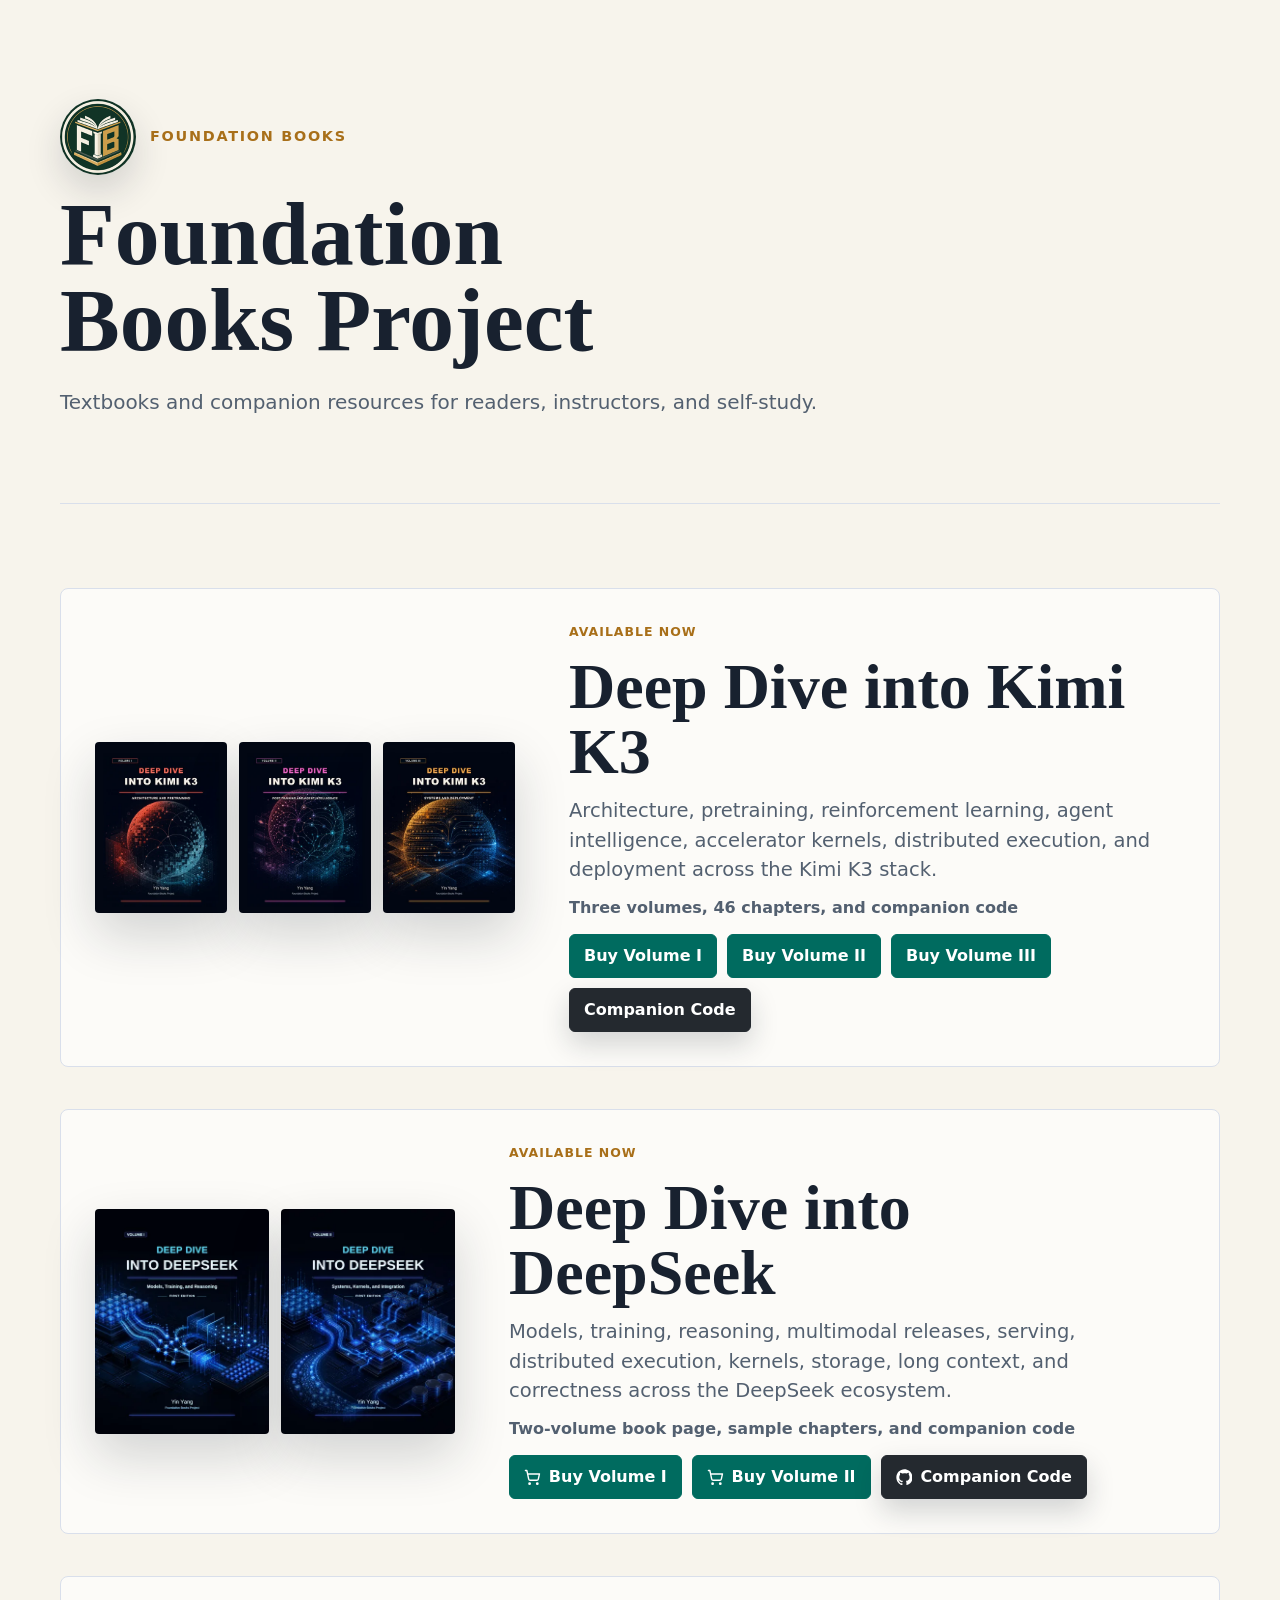
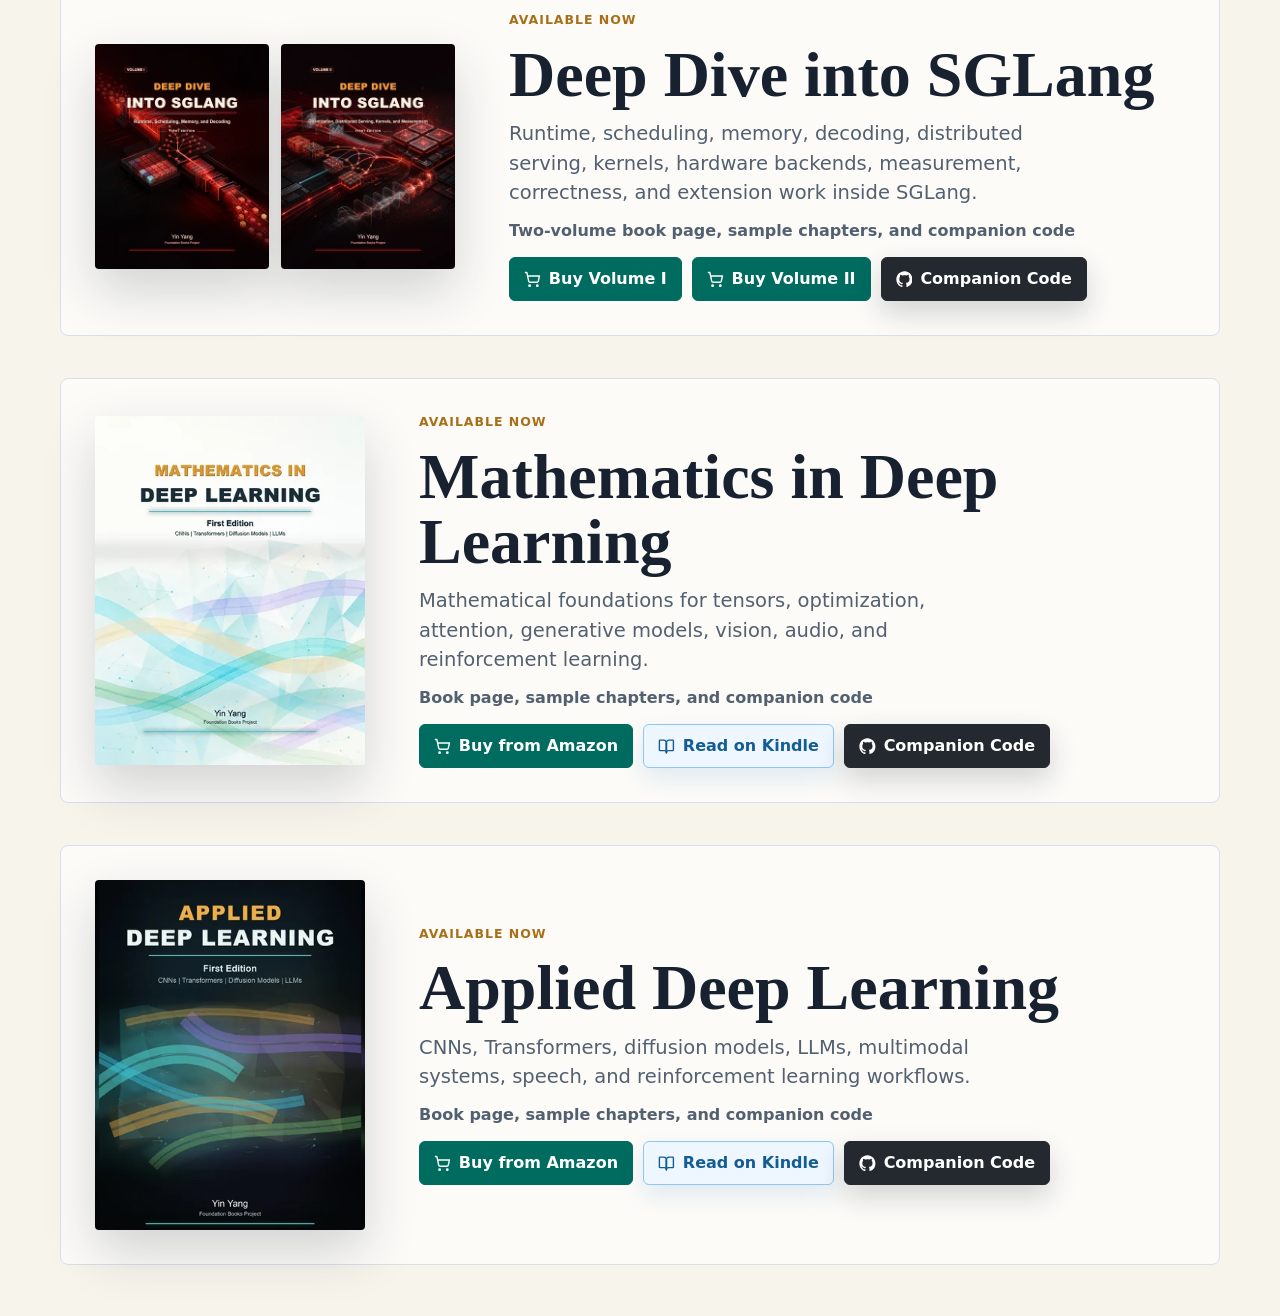
<file: index.html>
<!doctype html>
<html lang="en">
  <head>
    <meta charset="utf-8">
    <meta name="viewport" content="width=device-width, initial-scale=1">
    <title>Foundation Books Project</title>
    <meta
      name="description"
      content="Foundation Books Project textbook pages and companion resources, including Deep Dive into Kimi K3, Deep Dive into DeepSeek, Deep Dive into SGLang, Mathematics in Deep Learning, and Applied Deep Learning."
    >
    <meta property="og:title" content="Foundation Books Project">
    <meta
      property="og:description"
      content="Foundation Books Project textbook pages and companion resources, including Deep Dive into Kimi K3, Deep Dive into DeepSeek, Deep Dive into SGLang, Mathematics in Deep Learning, and Applied Deep Learning."
    >
    <meta property="og:type" content="website">
    <meta property="og:image" content="assets/deep-dive-into-sglang-volume-1-cover-1040.jpg">
    <link rel="icon" type="image/png" sizes="96x96" href="assets/foundation-books-logo-96.png">
    <link rel="apple-touch-icon" sizes="180x180" href="assets/foundation-books-logo-180.png">
    <link rel="stylesheet" href="styles.css?v=site-20261013-1">
  </head>
  <body>
    <main class="page home-page">
      <header class="home-header">
        <div class="brand-lockup">
          <img
            class="brand-logo"
            src="assets/foundation-books-logo-152.png"
            srcset="
              assets/foundation-books-logo-68.png 68w,
              assets/foundation-books-logo-152.png 152w,
              assets/foundation-books-logo-228.png 228w
            "
            sizes="(max-width: 460px) 58px, 76px"
            alt=""
            width="152"
            height="152"
            decoding="async"
          >
          <p class="publisher">Foundation Books</p>
        </div>
        <h1 id="title">Foundation Books Project</h1>
        <p class="subtitle">
          Textbooks and companion resources for readers, instructors, and
          self-study.
        </p>
      </header>
      <section class="book-shelf" aria-label="Books">
        <article class="book-card three-volume">
          <a
            class="book-card-cover book-card-covers"
            href="deep-dive-into-kimi/"
            aria-label="Deep Dive into Kimi K3 book page"
          >
            <picture>
              <source
                type="image/webp"
                srcset="
                  assets/deep-dive-into-kimi-volume-1-cover-360.webp 360w,
                  assets/deep-dive-into-kimi-volume-1-cover-540.webp 540w,
                  assets/deep-dive-into-kimi-volume-1-cover-760.webp 760w,
                  assets/deep-dive-into-kimi-volume-1-cover-1040.webp 1040w
                "
                sizes="(max-width: 460px) 100px, 132px"
              >
              <img
                src="assets/deep-dive-into-kimi-volume-1-cover-540.jpg"
                srcset="
                  assets/deep-dive-into-kimi-volume-1-cover-360.jpg 360w,
                  assets/deep-dive-into-kimi-volume-1-cover-540.jpg 540w,
                  assets/deep-dive-into-kimi-volume-1-cover-760.jpg 760w,
                  assets/deep-dive-into-kimi-volume-1-cover-1040.jpg 1040w
                "
                sizes="(max-width: 460px) 100px, 132px"
                alt="Cover of Deep Dive into Kimi K3 Volume I"
                width="540"
                height="699"
                decoding="async"
                fetchpriority="high"
              >
            </picture>
            <picture>
              <source
                type="image/webp"
                srcset="
                  assets/deep-dive-into-kimi-volume-2-cover-360.webp 360w,
                  assets/deep-dive-into-kimi-volume-2-cover-540.webp 540w,
                  assets/deep-dive-into-kimi-volume-2-cover-760.webp 760w,
                  assets/deep-dive-into-kimi-volume-2-cover-1040.webp 1040w
                "
                sizes="(max-width: 460px) 100px, 132px"
              >
              <img
                src="assets/deep-dive-into-kimi-volume-2-cover-540.jpg"
                srcset="
                  assets/deep-dive-into-kimi-volume-2-cover-360.jpg 360w,
                  assets/deep-dive-into-kimi-volume-2-cover-540.jpg 540w,
                  assets/deep-dive-into-kimi-volume-2-cover-760.jpg 760w,
                  assets/deep-dive-into-kimi-volume-2-cover-1040.jpg 1040w
                "
                sizes="(max-width: 460px) 100px, 132px"
                alt="Cover of Deep Dive into Kimi K3 Volume II"
                width="540"
                height="699"
                decoding="async"
                fetchpriority="high"
              >
            </picture>
            <picture>
              <source
                type="image/webp"
                srcset="
                  assets/deep-dive-into-kimi-volume-3-cover-360.webp 360w,
                  assets/deep-dive-into-kimi-volume-3-cover-540.webp 540w,
                  assets/deep-dive-into-kimi-volume-3-cover-760.webp 760w,
                  assets/deep-dive-into-kimi-volume-3-cover-1040.webp 1040w
                "
                sizes="(max-width: 460px) 100px, 132px"
              >
              <img
                src="assets/deep-dive-into-kimi-volume-3-cover-540.jpg"
                srcset="
                  assets/deep-dive-into-kimi-volume-3-cover-360.jpg 360w,
                  assets/deep-dive-into-kimi-volume-3-cover-540.jpg 540w,
                  assets/deep-dive-into-kimi-volume-3-cover-760.jpg 760w,
                  assets/deep-dive-into-kimi-volume-3-cover-1040.jpg 1040w
                "
                sizes="(max-width: 460px) 100px, 132px"
                alt="Cover of Deep Dive into Kimi K3 Volume III"
                width="540"
                height="699"
                decoding="async"
                fetchpriority="high"
              >
            </picture>
          </a>
          <div class="book-card-copy">
            <span class="book-card-label">Available now</span>
            <a
              class="book-card-title book-card-title-link"
              href="deep-dive-into-kimi/"
            >
              Deep Dive into Kimi K3
            </a>
            <span class="book-card-description">
              Architecture, pretraining, reinforcement learning, agent
              intelligence, accelerator kernels, distributed execution,
              and deployment across the Kimi K3 stack.
            </span>
            <span class="book-card-meta">
              Three volumes, 46 chapters, and companion code
            </span>
            <div class="book-card-actions">
              <a class="button primary book-card-buy" href="https://www.amazon.com/dp/B0HMMCM7WY">
                Buy Volume I
              </a>
              <a class="button primary book-card-buy" href="https://www.amazon.com/dp/B0HMMFNT6V">
                Buy Volume II
              </a>
              <a class="button primary book-card-buy" href="https://www.amazon.com/dp/B0HMNMNQHB">
                Buy Volume III
              </a>
              <a class="button github" href="https://github.com/foundation-books/deep-dive-into-kimi-code">
                Companion Code
              </a>
            </div>
          </div>
        </article>
        <article class="book-card two-volume">
          <a
            class="book-card-cover book-card-covers"
            href="deep-dive-into-deepseek/"
            aria-label="Deep Dive into DeepSeek book page"
          >
            <picture>
              <source
                type="image/webp"
                srcset="
                  assets/deep-dive-into-deepseek-volume-1-cover-360.webp 360w,
                  assets/deep-dive-into-deepseek-volume-1-cover-540.webp 540w,
                  assets/deep-dive-into-deepseek-volume-1-cover-760.webp 760w,
                  assets/deep-dive-into-deepseek-volume-1-cover-1040.webp 1040w
                "
                sizes="(max-width: 460px) 124px, 174px"
              >
              <img
                src="assets/deep-dive-into-deepseek-volume-1-cover-540.jpg"
                srcset="
                  assets/deep-dive-into-deepseek-volume-1-cover-360.jpg 360w,
                  assets/deep-dive-into-deepseek-volume-1-cover-540.jpg 540w,
                  assets/deep-dive-into-deepseek-volume-1-cover-760.jpg 760w,
                  assets/deep-dive-into-deepseek-volume-1-cover-1040.jpg 1040w
                "
                sizes="(max-width: 460px) 124px, 174px"
                alt="Cover of Deep Dive into DeepSeek Volume I"
                width="540"
                height="699"
                decoding="async"
                fetchpriority="high"
              >
            </picture>
            <picture>
              <source
                type="image/webp"
                srcset="
                  assets/deep-dive-into-deepseek-volume-2-cover-360.webp 360w,
                  assets/deep-dive-into-deepseek-volume-2-cover-540.webp 540w,
                  assets/deep-dive-into-deepseek-volume-2-cover-760.webp 760w,
                  assets/deep-dive-into-deepseek-volume-2-cover-1040.webp 1040w
                "
                sizes="(max-width: 460px) 124px, 174px"
              >
              <img
                src="assets/deep-dive-into-deepseek-volume-2-cover-540.jpg"
                srcset="
                  assets/deep-dive-into-deepseek-volume-2-cover-360.jpg 360w,
                  assets/deep-dive-into-deepseek-volume-2-cover-540.jpg 540w,
                  assets/deep-dive-into-deepseek-volume-2-cover-760.jpg 760w,
                  assets/deep-dive-into-deepseek-volume-2-cover-1040.jpg 1040w
                "
                sizes="(max-width: 460px) 124px, 174px"
                alt="Cover of Deep Dive into DeepSeek Volume II"
                width="540"
                height="699"
                decoding="async"
                fetchpriority="high"
              >
            </picture>
          </a>
          <div class="book-card-copy">
            <span class="book-card-label">Available now</span>
            <a
              class="book-card-title book-card-title-link"
              href="deep-dive-into-deepseek/"
            >
              Deep Dive into DeepSeek
            </a>
            <span class="book-card-description">
              Models, training, reasoning, multimodal releases, serving,
              distributed execution, kernels, storage, long context, and
              correctness across the DeepSeek ecosystem.
            </span>
            <span class="book-card-meta">
              Two-volume book page, sample chapters, and companion code
            </span>
            <div class="book-card-actions">
              <a
                class="button primary book-card-buy"
                href="https://www.amazon.com/dp/B0HG7YQF7J"
              >
                <svg
                  class="button-icon"
                  aria-hidden="true"
                  viewBox="0 0 24 24"
                  fill="none"
                  stroke="currentColor"
                  stroke-width="2"
                  stroke-linecap="round"
                  stroke-linejoin="round"
                >
                  <circle cx="8" cy="21" r="1"></circle>
                  <circle cx="19" cy="21" r="1"></circle>
                  <path d="M2.05 2.05h2l2.66 12.42a2 2 0 0 0 2 1.58h9.78a2 2 0 0 0 1.95-1.57l1.65-7.43H5.12"></path>
                </svg>
                <span>Buy Volume I</span>
              </a>
              <a
                class="button primary book-card-buy"
                href="https://www.amazon.com/dp/B0HG84KZBD"
              >
                <svg
                  class="button-icon"
                  aria-hidden="true"
                  viewBox="0 0 24 24"
                  fill="none"
                  stroke="currentColor"
                  stroke-width="2"
                  stroke-linecap="round"
                  stroke-linejoin="round"
                >
                  <circle cx="8" cy="21" r="1"></circle>
                  <circle cx="19" cy="21" r="1"></circle>
                  <path d="M2.05 2.05h2l2.66 12.42a2 2 0 0 0 2 1.58h9.78a2 2 0 0 0 1.95-1.57l1.65-7.43H5.12"></path>
                </svg>
                <span>Buy Volume II</span>
              </a>
              <a
                class="button github"
                href="https://github.com/foundation-books/deep-dive-into-deepseek-code"
              >
                <svg
                  class="button-icon"
                  aria-hidden="true"
                  viewBox="0 0 24 24"
                  fill="currentColor"
                >
                  <path d="M12 .5C5.65.5.5 5.65.5 12c0 5.09 3.29 9.39 7.86 10.91.58.1.79-.25.79-.56v-2.16c-3.2.7-3.87-1.36-3.87-1.36-.52-1.33-1.28-1.69-1.28-1.69-1.05-.72.08-.71.08-.71 1.16.08 1.77 1.19 1.77 1.19 1.03 1.76 2.7 1.25 3.36.96.1-.75.4-1.25.73-1.54-2.55-.29-5.24-1.28-5.24-5.68 0-1.25.45-2.28 1.19-3.08-.12-.29-.52-1.46.11-3.04 0 0 .97-.31 3.17 1.18A10.9 10.9 0 0 1 12 6.02c.98 0 1.96.13 2.88.39 2.2-1.49 3.17-1.18 3.17-1.18.63 1.58.23 2.75.11 3.04.74.8 1.19 1.83 1.19 3.08 0 4.42-2.69 5.39-5.25 5.68.41.36.78 1.06.78 2.14v3.18c0 .31.21.67.79.56A11.51 11.51 0 0 0 23.5 12C23.5 5.65 18.35.5 12 .5Z"></path>
                </svg>
                <span>Companion Code</span>
              </a>
            </div>
          </div>
        </article>
        <article class="book-card two-volume">
          <a
            class="book-card-cover book-card-covers"
            href="deep-dive-into-sglang/"
            aria-label="Deep Dive into SGLang book page"
          >
            <picture>
              <source
                type="image/webp"
                srcset="
                  assets/deep-dive-into-sglang-volume-1-cover-360.webp 360w,
                  assets/deep-dive-into-sglang-volume-1-cover-540.webp 540w,
                  assets/deep-dive-into-sglang-volume-1-cover-760.webp 760w,
                  assets/deep-dive-into-sglang-volume-1-cover-1040.webp 1040w
                "
                sizes="(max-width: 460px) 124px, 174px"
              >
              <img
                src="assets/deep-dive-into-sglang-volume-1-cover-540.jpg"
                srcset="
                  assets/deep-dive-into-sglang-volume-1-cover-360.jpg 360w,
                  assets/deep-dive-into-sglang-volume-1-cover-540.jpg 540w,
                  assets/deep-dive-into-sglang-volume-1-cover-760.jpg 760w,
                  assets/deep-dive-into-sglang-volume-1-cover-1040.jpg 1040w
                "
                sizes="(max-width: 460px) 124px, 174px"
                alt="Cover of Deep Dive into SGLang Volume I"
                width="540"
                height="699"
                decoding="async"
                fetchpriority="high"
              >
            </picture>
            <picture>
              <source
                type="image/webp"
                srcset="
                  assets/deep-dive-into-sglang-volume-2-cover-360.webp 360w,
                  assets/deep-dive-into-sglang-volume-2-cover-540.webp 540w,
                  assets/deep-dive-into-sglang-volume-2-cover-760.webp 760w,
                  assets/deep-dive-into-sglang-volume-2-cover-1040.webp 1040w
                "
                sizes="(max-width: 460px) 124px, 174px"
              >
              <img
                src="assets/deep-dive-into-sglang-volume-2-cover-540.jpg"
                srcset="
                  assets/deep-dive-into-sglang-volume-2-cover-360.jpg 360w,
                  assets/deep-dive-into-sglang-volume-2-cover-540.jpg 540w,
                  assets/deep-dive-into-sglang-volume-2-cover-760.jpg 760w,
                  assets/deep-dive-into-sglang-volume-2-cover-1040.jpg 1040w
                "
                sizes="(max-width: 460px) 124px, 174px"
                alt="Cover of Deep Dive into SGLang Volume II"
                width="540"
                height="699"
                decoding="async"
                fetchpriority="high"
              >
            </picture>
          </a>
          <div class="book-card-copy">
            <span class="book-card-label">Available now</span>
            <a
              class="book-card-title book-card-title-link"
              href="deep-dive-into-sglang/"
            >
              Deep Dive into SGLang
            </a>
            <span class="book-card-description">
              Runtime, scheduling, memory, decoding, distributed serving,
              kernels, hardware backends, measurement, correctness, and
              extension work inside SGLang.
            </span>
            <span class="book-card-meta">
              Two-volume book page, sample chapters, and companion code
            </span>
            <div class="book-card-actions">
              <a
                class="button primary book-card-buy"
                href="https://www.amazon.com/dp/B0H683JGV6"
              >
                <svg
                  class="button-icon"
                  aria-hidden="true"
                  viewBox="0 0 24 24"
                  fill="none"
                  stroke="currentColor"
                  stroke-width="2"
                  stroke-linecap="round"
                  stroke-linejoin="round"
                >
                  <circle cx="8" cy="21" r="1"></circle>
                  <circle cx="19" cy="21" r="1"></circle>
                  <path d="M2.05 2.05h2l2.66 12.42a2 2 0 0 0 2 1.58h9.78a2 2 0 0 0 1.95-1.57l1.65-7.43H5.12"></path>
                </svg>
                <span>Buy Volume I</span>
              </a>
              <a
                class="button primary book-card-buy"
                href="https://www.amazon.com/dp/B0H68315DK"
              >
                <svg
                  class="button-icon"
                  aria-hidden="true"
                  viewBox="0 0 24 24"
                  fill="none"
                  stroke="currentColor"
                  stroke-width="2"
                  stroke-linecap="round"
                  stroke-linejoin="round"
                >
                  <circle cx="8" cy="21" r="1"></circle>
                  <circle cx="19" cy="21" r="1"></circle>
                  <path d="M2.05 2.05h2l2.66 12.42a2 2 0 0 0 2 1.58h9.78a2 2 0 0 0 1.95-1.57l1.65-7.43H5.12"></path>
                </svg>
                <span>Buy Volume II</span>
              </a>
              <a
                class="button github"
                href="https://github.com/foundation-books/deep-dive-into-sglang-code"
              >
                <svg
                  class="button-icon"
                  aria-hidden="true"
                  viewBox="0 0 24 24"
                  fill="currentColor"
                >
                  <path d="M12 .5C5.65.5.5 5.65.5 12c0 5.09 3.29 9.39 7.86 10.91.58.1.79-.25.79-.56v-2.16c-3.2.7-3.87-1.36-3.87-1.36-.52-1.33-1.28-1.69-1.28-1.69-1.05-.72.08-.71.08-.71 1.16.08 1.77 1.19 1.77 1.19 1.03 1.76 2.7 1.25 3.36.96.1-.75.4-1.25.73-1.54-2.55-.29-5.24-1.28-5.24-5.68 0-1.25.45-2.28 1.19-3.08-.12-.29-.52-1.46.11-3.04 0 0 .97-.31 3.17 1.18A10.9 10.9 0 0 1 12 6.02c.98 0 1.96.13 2.88.39 2.2-1.49 3.17-1.18 3.17-1.18.63 1.58.23 2.75.11 3.04.74.8 1.19 1.83 1.19 3.08 0 4.42-2.69 5.39-5.25 5.68.41.36.78 1.06.78 2.14v3.18c0 .31.21.67.79.56A11.51 11.51 0 0 0 23.5 12C23.5 5.65 18.35.5 12 .5Z"></path>
                </svg>
                <span>Companion Code</span>
              </a>
            </div>
          </div>
        </article>
        <article class="book-card">
          <a
            class="book-card-cover"
            href="mathematics-in-deep-learning/"
            aria-label="Mathematics in Deep Learning book page"
          >
            <picture>
              <source
                type="image/webp"
                srcset="
                  assets/mathematics-in-deep-learning-cover-360.webp 360w,
                  assets/mathematics-in-deep-learning-cover-540.webp 540w,
                  assets/mathematics-in-deep-learning-cover-760.webp 760w,
                  assets/mathematics-in-deep-learning-cover-1040.webp 1040w
                "
                sizes="(max-width: 460px) 172px, (max-width: 820px) 240px, 270px"
              >
              <img
                src="assets/mathematics-in-deep-learning-cover-540.jpg"
                srcset="
                  assets/mathematics-in-deep-learning-cover-360.jpg 360w,
                  assets/mathematics-in-deep-learning-cover-540.jpg 540w,
                  assets/mathematics-in-deep-learning-cover-760.jpg 760w,
                  assets/mathematics-in-deep-learning-cover-1040.jpg 1040w
                "
                sizes="(max-width: 460px) 172px, (max-width: 820px) 240px, 270px"
                alt="Cover of Mathematics in Deep Learning"
                width="540"
                height="699"
                loading="lazy"
                decoding="async"
              >
            </picture>
          </a>
          <div class="book-card-copy">
            <span class="book-card-label">Available now</span>
            <a
              class="book-card-title book-card-title-link"
              href="mathematics-in-deep-learning/"
            >
              Mathematics in Deep Learning
            </a>
            <span class="book-card-description">
              Mathematical foundations for tensors, optimization, attention,
              generative models, vision, audio, and reinforcement learning.
            </span>
            <span class="book-card-meta">
              Book page, sample chapters, and companion code
            </span>
            <div class="book-card-actions">
              <a
                class="button primary book-card-buy"
                href="https://www.amazon.com/dp/B0H1ZZHDT2"
              >
                <svg
                  class="button-icon"
                  aria-hidden="true"
                  viewBox="0 0 24 24"
                  fill="none"
                  stroke="currentColor"
                  stroke-width="2"
                  stroke-linecap="round"
                  stroke-linejoin="round"
                >
                  <circle cx="8" cy="21" r="1"></circle>
                  <circle cx="19" cy="21" r="1"></circle>
                  <path d="M2.05 2.05h2l2.66 12.42a2 2 0 0 0 2 1.58h9.78a2 2 0 0 0 1.95-1.57l1.65-7.43H5.12"></path>
                </svg>
                <span>Buy from Amazon</span>
              </a>
              <a
                class="button kindle"
                href="https://www.amazon.com/dp/B0GX32M8SP"
              >
                <svg
                  class="button-icon"
                  aria-hidden="true"
                  viewBox="0 0 24 24"
                  fill="none"
                  stroke="currentColor"
                  stroke-width="2"
                  stroke-linecap="round"
                  stroke-linejoin="round"
                >
                  <path d="M12 7v14"></path>
                  <path d="M3 18a1 1 0 0 1-1-1V4a1 1 0 0 1 1-1h5a4 4 0 0 1 4 4v14a3 3 0 0 0-3-3z"></path>
                  <path d="M21 18a1 1 0 0 0 1-1V4a1 1 0 0 0-1-1h-5a4 4 0 0 0-4 4v14a3 3 0 0 1 3-3z"></path>
                </svg>
                <span>Read on Kindle</span>
              </a>
              <a
                class="button github"
                href="https://github.com/foundation-books/mathematics-in-deep-learning-code"
              >
                <svg
                  class="button-icon"
                  aria-hidden="true"
                  viewBox="0 0 24 24"
                  fill="currentColor"
                >
                  <path d="M12 .5C5.65.5.5 5.65.5 12c0 5.09 3.29 9.39 7.86 10.91.58.1.79-.25.79-.56v-2.16c-3.2.7-3.87-1.36-3.87-1.36-.52-1.33-1.28-1.69-1.28-1.69-1.05-.72.08-.71.08-.71 1.16.08 1.77 1.19 1.77 1.19 1.03 1.76 2.7 1.25 3.36.96.1-.75.4-1.25.73-1.54-2.55-.29-5.24-1.28-5.24-5.68 0-1.25.45-2.28 1.19-3.08-.12-.29-.52-1.46.11-3.04 0 0 .97-.31 3.17 1.18A10.9 10.9 0 0 1 12 6.02c.98 0 1.96.13 2.88.39 2.2-1.49 3.17-1.18 3.17-1.18.63 1.58.23 2.75.11 3.04.74.8 1.19 1.83 1.19 3.08 0 4.42-2.69 5.39-5.25 5.68.41.36.78 1.06.78 2.14v3.18c0 .31.21.67.79.56A11.51 11.51 0 0 0 23.5 12C23.5 5.65 18.35.5 12 .5Z"></path>
                </svg>
                <span>Companion Code</span>
              </a>
            </div>
          </div>
        </article>
        <article class="book-card">
          <a
            class="book-card-cover"
            href="applied-deep-learning/"
            aria-label="Applied Deep Learning book page"
          >
            <picture>
              <source
                type="image/webp"
                srcset="
                  assets/applied-deep-learning-cover-360.webp 360w,
                  assets/applied-deep-learning-cover-540.webp 540w,
                  assets/applied-deep-learning-cover-760.webp 760w,
                  assets/applied-deep-learning-cover-1040.webp 1040w
                "
                sizes="(max-width: 460px) 172px, (max-width: 820px) 240px, 270px"
              >
              <img
                src="assets/applied-deep-learning-cover-540.jpg"
                srcset="
                  assets/applied-deep-learning-cover-360.jpg 360w,
                  assets/applied-deep-learning-cover-540.jpg 540w,
                  assets/applied-deep-learning-cover-760.jpg 760w,
                  assets/applied-deep-learning-cover-1040.jpg 1040w
                "
                sizes="(max-width: 460px) 172px, (max-width: 820px) 240px, 270px"
                alt="Cover of Applied Deep Learning"
                width="540"
                height="699"
                loading="lazy"
                decoding="async"
              >
            </picture>
          </a>
          <div class="book-card-copy">
            <span class="book-card-label">Available now</span>
            <a
              class="book-card-title book-card-title-link"
              href="applied-deep-learning/"
            >
              Applied Deep Learning
            </a>
            <span class="book-card-description">
              CNNs, Transformers, diffusion models, LLMs, multimodal systems,
              speech, and reinforcement learning workflows.
            </span>
            <span class="book-card-meta">
              Book page, sample chapters, and companion code
            </span>
            <div class="book-card-actions">
              <a
                class="button primary book-card-buy"
                href="https://www.amazon.com/dp/B0GZF7QRSH"
              >
                <svg
                  class="button-icon"
                  aria-hidden="true"
                  viewBox="0 0 24 24"
                  fill="none"
                  stroke="currentColor"
                  stroke-width="2"
                  stroke-linecap="round"
                  stroke-linejoin="round"
                >
                  <circle cx="8" cy="21" r="1"></circle>
                  <circle cx="19" cy="21" r="1"></circle>
                  <path d="M2.05 2.05h2l2.66 12.42a2 2 0 0 0 2 1.58h9.78a2 2 0 0 0 1.95-1.57l1.65-7.43H5.12"></path>
                </svg>
                <span>Buy from Amazon</span>
              </a>
              <a
                class="button kindle"
                href="https://www.amazon.com/dp/B0GZF9221X"
              >
                <svg
                  class="button-icon"
                  aria-hidden="true"
                  viewBox="0 0 24 24"
                  fill="none"
                  stroke="currentColor"
                  stroke-width="2"
                  stroke-linecap="round"
                  stroke-linejoin="round"
                >
                  <path d="M12 7v14"></path>
                  <path d="M3 18a1 1 0 0 1-1-1V4a1 1 0 0 1 1-1h5a4 4 0 0 1 4 4v14a3 3 0 0 0-3-3z"></path>
                  <path d="M21 18a1 1 0 0 0 1-1V4a1 1 0 0 0-1-1h-5a4 4 0 0 0-4 4v14a3 3 0 0 1 3-3z"></path>
                </svg>
                <span>Read on Kindle</span>
              </a>
              <a
                class="button github"
                href="https://github.com/foundation-books/applied-deep-learning-code"
              >
                <svg
                  class="button-icon"
                  aria-hidden="true"
                  viewBox="0 0 24 24"
                  fill="currentColor"
                >
                  <path d="M12 .5C5.65.5.5 5.65.5 12c0 5.09 3.29 9.39 7.86 10.91.58.1.79-.25.79-.56v-2.16c-3.2.7-3.87-1.36-3.87-1.36-.52-1.33-1.28-1.69-1.28-1.69-1.05-.72.08-.71.08-.71 1.16.08 1.77 1.19 1.77 1.19 1.03 1.76 2.7 1.25 3.36.96.1-.75.4-1.25.73-1.54-2.55-.29-5.24-1.28-5.24-5.68 0-1.25.45-2.28 1.19-3.08-.12-.29-.52-1.46.11-3.04 0 0 .97-.31 3.17 1.18A10.9 10.9 0 0 1 12 6.02c.98 0 1.96.13 2.88.39 2.2-1.49 3.17-1.18 3.17-1.18.63 1.58.23 2.75.11 3.04.74.8 1.19 1.83 1.19 3.08 0 4.42-2.69 5.39-5.25 5.68.41.36.78 1.06.78 2.14v3.18c0 .31.21.67.79.56A11.51 11.51 0 0 0 23.5 12C23.5 5.65 18.35.5 12 .5Z"></path>
                </svg>
                <span>Companion Code</span>
              </a>
            </div>
          </div>
        </article>
      </section>
    </main>
  </body>
</html>
</file>
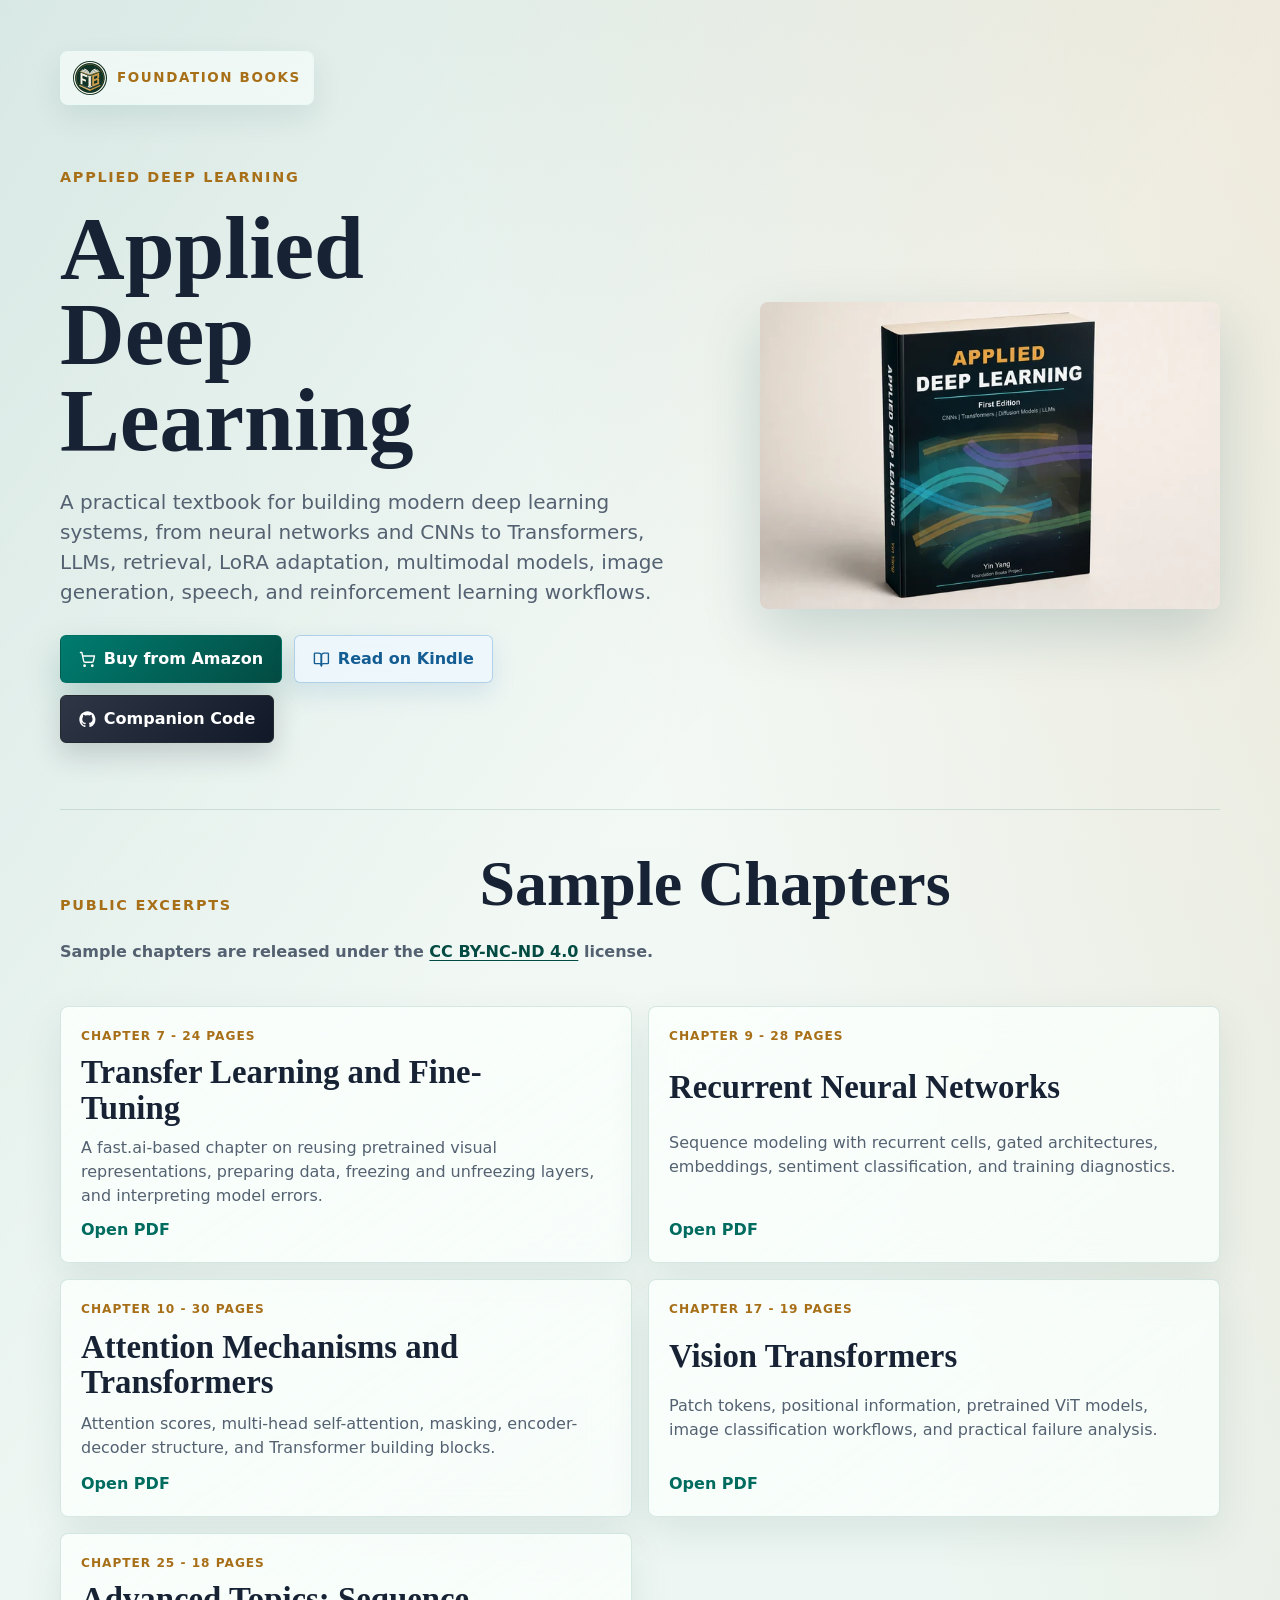
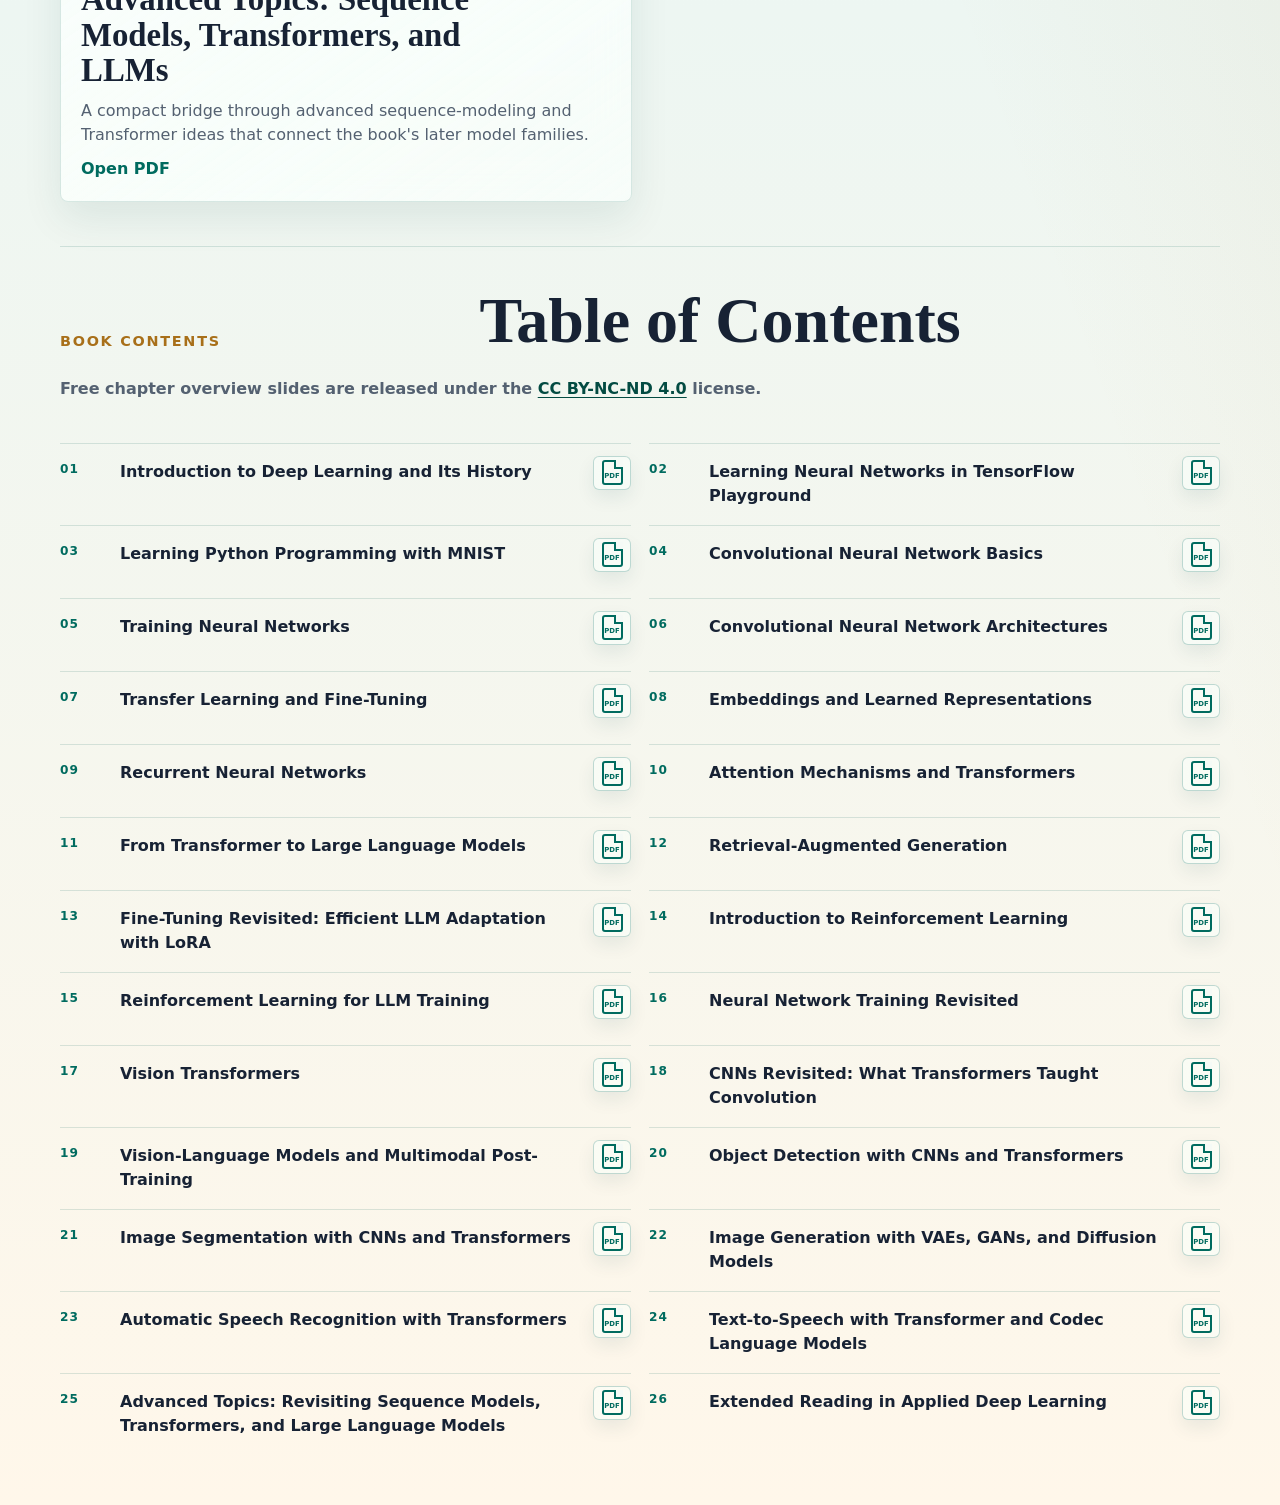
<file: applied-deep-learning/index.html>
<!doctype html>
<html lang="en">
  <head>
    <meta charset="utf-8">
    <meta name="viewport" content="width=device-width, initial-scale=1">
    <title>Applied Deep Learning | Foundation Books</title>
    <meta
      name="description"
      content="Book page for Applied Deep Learning by Yin Yang, with sample chapters, free chapter overview slides, table of contents, Amazon, and companion code."
    >
    <meta property="og:title" content="Applied Deep Learning">
    <meta
      property="og:description"
      content="A Foundation Books textbook page with sample chapters, free chapter overview slides, table of contents, Amazon, and companion code."
    >
    <meta property="og:type" content="book">
    <meta property="og:image" content="../assets/applied-deep-learning-paperback-imagegen-mockup-1200.jpg">
    <link rel="icon" type="image/png" sizes="96x96" href="../assets/foundation-books-logo-96.png">
    <link rel="apple-touch-icon" sizes="180x180" href="../assets/foundation-books-logo-180.png">
    <link rel="stylesheet" href="../styles.css?v=site-20260626-2">
  </head>
  <body class="adl-site-theme">
    <main class="page book-page">
      <nav class="site-nav" aria-label="Site">
        <a class="site-brand" href="../">
          <img
            class="site-brand-logo"
            src="../assets/foundation-books-logo-68.png"
            srcset="
              ../assets/foundation-books-logo-68.png 68w,
              ../assets/foundation-books-logo-96.png 96w,
              ../assets/foundation-books-logo-152.png 152w
            "
            sizes="34px"
            alt=""
            width="68"
            height="68"
            decoding="async"
          >
          <span>Foundation Books</span>
        </a>
      </nav>
      <section class="hero adl-paperback-hero" aria-labelledby="title">
        <div class="hero-copy">
          <p class="publisher">Applied Deep Learning</p>
          <h1 id="title">Applied Deep Learning</h1>
          <p class="subtitle">
            A practical textbook for building modern deep learning systems,
            from neural networks and CNNs to Transformers, LLMs, retrieval,
            LoRA adaptation, multimodal models, image generation, speech, and
            reinforcement learning workflows.
          </p>
          <div class="actions" aria-label="Primary links">
            <a
              class="button primary"
              href="https://www.amazon.com/dp/B0GZF7QRSH"
            >
              <svg
                class="button-icon"
                aria-hidden="true"
                viewBox="0 0 24 24"
                fill="none"
                stroke="currentColor"
                stroke-width="2"
                stroke-linecap="round"
                stroke-linejoin="round"
              >
                <circle cx="8" cy="21" r="1"></circle>
                <circle cx="19" cy="21" r="1"></circle>
                <path d="M2.05 2.05h2l2.66 12.42a2 2 0 0 0 2 1.58h9.78a2 2 0 0 0 1.95-1.57l1.65-7.43H5.12"></path>
              </svg>
              <span>Buy from Amazon</span>
            </a>
            <a
              class="button kindle"
              href="https://www.amazon.com/dp/B0GZF9221X"
            >
              <svg
                class="button-icon"
                aria-hidden="true"
                viewBox="0 0 24 24"
                fill="none"
                stroke="currentColor"
                stroke-width="2"
                stroke-linecap="round"
                stroke-linejoin="round"
              >
                <path d="M12 7v14"></path>
                <path d="M3 18a1 1 0 0 1-1-1V4a1 1 0 0 1 1-1h5a4 4 0 0 1 4 4v14a3 3 0 0 0-3-3z"></path>
                <path d="M21 18a1 1 0 0 0 1-1V4a1 1 0 0 0-1-1h-5a4 4 0 0 0-4 4v14a3 3 0 0 1 3-3z"></path>
              </svg>
              <span>Read on Kindle</span>
            </a>
            <a
              class="button github"
              href="https://github.com/foundation-books/applied-deep-learning-code"
            >
              <svg
                class="button-icon"
                aria-hidden="true"
                viewBox="0 0 24 24"
                fill="currentColor"
              >
                <path d="M12 .5C5.65.5.5 5.65.5 12c0 5.09 3.29 9.39 7.86 10.91.58.1.79-.25.79-.56v-2.16c-3.2.7-3.87-1.36-3.87-1.36-.52-1.33-1.28-1.69-1.28-1.69-1.05-.72.08-.71.08-.71 1.16.08 1.77 1.19 1.77 1.19 1.03 1.76 2.7 1.25 3.36.96.1-.75.4-1.25.73-1.54-2.55-.29-5.24-1.28-5.24-5.68 0-1.25.45-2.28 1.19-3.08-.12-.29-.52-1.46.11-3.04 0 0 .97-.31 3.17 1.18A10.9 10.9 0 0 1 12 6.02c.98 0 1.96.13 2.88.39 2.2-1.49 3.17-1.18 3.17-1.18.63 1.58.23 2.75.11 3.04.74.8 1.19 1.83 1.19 3.08 0 4.42-2.69 5.39-5.25 5.68.41.36.78 1.06.78 2.14v3.18c0 .31.21.67.79.56A11.51 11.51 0 0 0 23.5 12C23.5 5.65 18.35.5 12 .5Z"></path>
              </svg>
              <span>Companion Code</span>
            </a>
          </div>
        </div>
        <figure class="cover-panel hero-mockup">
          <picture>
            <source
              type="image/webp"
              srcset="
                ../assets/applied-deep-learning-paperback-imagegen-mockup-640.webp 640w,
                ../assets/applied-deep-learning-paperback-imagegen-mockup-920.webp 920w,
                ../assets/applied-deep-learning-paperback-imagegen-mockup-1200.webp 1200w,
                ../assets/applied-deep-learning-paperback-imagegen-mockup-1536.webp 1536w
              "
              sizes="(max-width: 460px) 280px, 460px"
            >
            <img
              src="../assets/applied-deep-learning-paperback-imagegen-mockup-920.jpg"
              srcset="
                ../assets/applied-deep-learning-paperback-imagegen-mockup-640.jpg 640w,
                ../assets/applied-deep-learning-paperback-imagegen-mockup-920.jpg 920w,
                ../assets/applied-deep-learning-paperback-imagegen-mockup-1200.jpg 1200w,
                ../assets/applied-deep-learning-paperback-imagegen-mockup-1536.jpg 1536w
              "
              sizes="(max-width: 460px) 280px, 460px"
              alt="Paperback mockup of Applied Deep Learning"
              width="920"
              height="613"
              decoding="async"
              fetchpriority="high"
            >
          </picture>
        </figure>
      </section>
      <section class="samples" aria-labelledby="sample-chapters">
        <div class="section-heading">
          <p class="publisher">Public excerpts</p>
          <h2 id="sample-chapters">Sample Chapters</h2>
        </div>
        <p class="license-note">
          Sample chapters are released under the
          <a href="https://creativecommons.org/licenses/by-nc-nd/4.0/">CC BY-NC-ND 4.0</a>
          license.
        </p>
        <div class="sample-list">
          <a
            class="sample-card"
            href="sample-chapters/transfer-learning-and-fine-tuning.pdf"
          >
            <span class="sample-meta">Chapter 7 - 24 pages</span>
            <span class="sample-title">Transfer Learning and Fine-Tuning</span>
            <span class="sample-description">
              A fast.ai-based chapter on reusing pretrained visual
              representations, preparing data, freezing and unfreezing layers,
              and interpreting model errors.
            </span>
            <span class="sample-action">Open PDF</span>
          </a>
          <a
            class="sample-card"
            href="sample-chapters/recurrent-neural-networks.pdf"
          >
            <span class="sample-meta">Chapter 9 - 28 pages</span>
            <span class="sample-title">Recurrent Neural Networks</span>
            <span class="sample-description">
              Sequence modeling with recurrent cells, gated architectures,
              embeddings, sentiment classification, and training diagnostics.
            </span>
            <span class="sample-action">Open PDF</span>
          </a>
          <a
            class="sample-card"
            href="sample-chapters/attention-mechanisms-and-transformers.pdf"
          >
            <span class="sample-meta">Chapter 10 - 30 pages</span>
            <span class="sample-title">Attention Mechanisms and Transformers</span>
            <span class="sample-description">
              Attention scores, multi-head self-attention, masking,
              encoder-decoder structure, and Transformer building blocks.
            </span>
            <span class="sample-action">Open PDF</span>
          </a>
          <a
            class="sample-card"
            href="sample-chapters/vision-transformers.pdf"
          >
            <span class="sample-meta">Chapter 17 - 19 pages</span>
            <span class="sample-title">Vision Transformers</span>
            <span class="sample-description">
              Patch tokens, positional information, pretrained ViT models,
              image classification workflows, and practical failure analysis.
            </span>
            <span class="sample-action">Open PDF</span>
          </a>
          <a
            class="sample-card"
            href="sample-chapters/advanced-topics-sequence-models-transformers-llms.pdf"
          >
            <span class="sample-meta">Chapter 25 - 18 pages</span>
            <span class="sample-title">
              Advanced Topics: Sequence Models, Transformers, and LLMs
            </span>
            <span class="sample-description">
              A compact bridge through advanced sequence-modeling and
              Transformer ideas that connect the book's later model families.
            </span>
            <span class="sample-action">Open PDF</span>
          </a>
        </div>
      </section>
      <section class="contents" aria-labelledby="contents-title">
        <div class="section-heading">
          <p class="publisher">Book contents</p>
          <h2 id="contents-title">Table of Contents</h2>
        </div>
        <p class="license-note">
          Free chapter overview slides are released under the
          <a href="https://creativecommons.org/licenses/by-nc-nd/4.0/">CC BY-NC-ND 4.0</a>
          license.
        </p>
        <ol class="toc-list">
          <li>
            <div class="toc-entry">
              <span class="toc-title">Introduction to Deep Learning and Its History</span>
              <a
                class="toc-slide-link"
                href="chapter-overview-slides/chapter-01-introduction-to-deep-learning-and-its-history.pdf"
                aria-label="Open Chapter 1 overview slides PDF: Introduction to Deep Learning and Its History"
                title="Overview slides PDF"
              >
                <span class="toc-slide-icon" aria-hidden="true">PDF</span>
              </a>
            </div>
          </li>
          <li>
            <div class="toc-entry">
              <span class="toc-title">Learning Neural Networks in TensorFlow Playground</span>
              <a
                class="toc-slide-link"
                href="chapter-overview-slides/chapter-02-learning-neural-networks-in-tensorflow-playground.pdf"
                aria-label="Open Chapter 2 overview slides PDF: Learning Neural Networks in TensorFlow Playground"
                title="Overview slides PDF"
              >
                <span class="toc-slide-icon" aria-hidden="true">PDF</span>
              </a>
            </div>
          </li>
          <li>
            <div class="toc-entry">
              <span class="toc-title">Learning Python Programming with MNIST</span>
              <a
                class="toc-slide-link"
                href="chapter-overview-slides/chapter-03-learning-python-programming-with-mnist.pdf"
                aria-label="Open Chapter 3 overview slides PDF: Learning Python Programming with MNIST"
                title="Overview slides PDF"
              >
                <span class="toc-slide-icon" aria-hidden="true">PDF</span>
              </a>
            </div>
          </li>
          <li>
            <div class="toc-entry">
              <span class="toc-title">Convolutional Neural Network Basics</span>
              <a
                class="toc-slide-link"
                href="chapter-overview-slides/chapter-04-convolutional-neural-network-basics.pdf"
                aria-label="Open Chapter 4 overview slides PDF: Convolutional Neural Network Basics"
                title="Overview slides PDF"
              >
                <span class="toc-slide-icon" aria-hidden="true">PDF</span>
              </a>
            </div>
          </li>
          <li>
            <div class="toc-entry">
              <span class="toc-title">Training Neural Networks</span>
              <a
                class="toc-slide-link"
                href="chapter-overview-slides/chapter-05-training-neural-networks.pdf"
                aria-label="Open Chapter 5 overview slides PDF: Training Neural Networks"
                title="Overview slides PDF"
              >
                <span class="toc-slide-icon" aria-hidden="true">PDF</span>
              </a>
            </div>
          </li>
          <li>
            <div class="toc-entry">
              <span class="toc-title">Convolutional Neural Network Architectures</span>
              <a
                class="toc-slide-link"
                href="chapter-overview-slides/chapter-06-convolutional-neural-network-architectures.pdf"
                aria-label="Open Chapter 6 overview slides PDF: Convolutional Neural Network Architectures"
                title="Overview slides PDF"
              >
                <span class="toc-slide-icon" aria-hidden="true">PDF</span>
              </a>
            </div>
          </li>
          <li>
            <div class="toc-entry">
              <span class="toc-title">Transfer Learning and Fine-Tuning</span>
              <a
                class="toc-slide-link"
                href="chapter-overview-slides/chapter-07-transfer-learning-and-fine-tuning.pdf"
                aria-label="Open Chapter 7 overview slides PDF: Transfer Learning and Fine-Tuning"
                title="Overview slides PDF"
              >
                <span class="toc-slide-icon" aria-hidden="true">PDF</span>
              </a>
            </div>
          </li>
          <li>
            <div class="toc-entry">
              <span class="toc-title">Embeddings and Learned Representations</span>
              <a
                class="toc-slide-link"
                href="chapter-overview-slides/chapter-08-embeddings-and-learned-representations.pdf"
                aria-label="Open Chapter 8 overview slides PDF: Embeddings and Learned Representations"
                title="Overview slides PDF"
              >
                <span class="toc-slide-icon" aria-hidden="true">PDF</span>
              </a>
            </div>
          </li>
          <li>
            <div class="toc-entry">
              <span class="toc-title">Recurrent Neural Networks</span>
              <a
                class="toc-slide-link"
                href="chapter-overview-slides/chapter-09-recurrent-neural-networks.pdf"
                aria-label="Open Chapter 9 overview slides PDF: Recurrent Neural Networks"
                title="Overview slides PDF"
              >
                <span class="toc-slide-icon" aria-hidden="true">PDF</span>
              </a>
            </div>
          </li>
          <li>
            <div class="toc-entry">
              <span class="toc-title">Attention Mechanisms and Transformers</span>
              <a
                class="toc-slide-link"
                href="chapter-overview-slides/chapter-10-attention-mechanisms-and-transformers.pdf"
                aria-label="Open Chapter 10 overview slides PDF: Attention Mechanisms and Transformers"
                title="Overview slides PDF"
              >
                <span class="toc-slide-icon" aria-hidden="true">PDF</span>
              </a>
            </div>
          </li>
          <li>
            <div class="toc-entry">
              <span class="toc-title">From Transformer to Large Language Models</span>
              <a
                class="toc-slide-link"
                href="chapter-overview-slides/chapter-11-from-transformer-to-large-language-models.pdf"
                aria-label="Open Chapter 11 overview slides PDF: From Transformer to Large Language Models"
                title="Overview slides PDF"
              >
                <span class="toc-slide-icon" aria-hidden="true">PDF</span>
              </a>
            </div>
          </li>
          <li>
            <div class="toc-entry">
              <span class="toc-title">Retrieval-Augmented Generation</span>
              <a
                class="toc-slide-link"
                href="chapter-overview-slides/chapter-12-retrieval-augmented-generation.pdf"
                aria-label="Open Chapter 12 overview slides PDF: Retrieval-Augmented Generation"
                title="Overview slides PDF"
              >
                <span class="toc-slide-icon" aria-hidden="true">PDF</span>
              </a>
            </div>
          </li>
          <li>
            <div class="toc-entry">
              <span class="toc-title">Fine-Tuning Revisited: Efficient LLM Adaptation with LoRA</span>
              <a
                class="toc-slide-link"
                href="chapter-overview-slides/chapter-13-fine-tuning-revisited-efficient-llm-adaptation-with-lora.pdf"
                aria-label="Open Chapter 13 overview slides PDF: Fine-Tuning Revisited: Efficient LLM Adaptation with LoRA"
                title="Overview slides PDF"
              >
                <span class="toc-slide-icon" aria-hidden="true">PDF</span>
              </a>
            </div>
          </li>
          <li>
            <div class="toc-entry">
              <span class="toc-title">Introduction to Reinforcement Learning</span>
              <a
                class="toc-slide-link"
                href="chapter-overview-slides/chapter-14-introduction-to-reinforcement-learning.pdf"
                aria-label="Open Chapter 14 overview slides PDF: Introduction to Reinforcement Learning"
                title="Overview slides PDF"
              >
                <span class="toc-slide-icon" aria-hidden="true">PDF</span>
              </a>
            </div>
          </li>
          <li>
            <div class="toc-entry">
              <span class="toc-title">Reinforcement Learning for LLM Training</span>
              <a
                class="toc-slide-link"
                href="chapter-overview-slides/chapter-15-reinforcement-learning-for-llm-training.pdf"
                aria-label="Open Chapter 15 overview slides PDF: Reinforcement Learning for LLM Training"
                title="Overview slides PDF"
              >
                <span class="toc-slide-icon" aria-hidden="true">PDF</span>
              </a>
            </div>
          </li>
          <li>
            <div class="toc-entry">
              <span class="toc-title">Neural Network Training Revisited</span>
              <a
                class="toc-slide-link"
                href="chapter-overview-slides/chapter-16-neural-network-training-revisited.pdf"
                aria-label="Open Chapter 16 overview slides PDF: Neural Network Training Revisited"
                title="Overview slides PDF"
              >
                <span class="toc-slide-icon" aria-hidden="true">PDF</span>
              </a>
            </div>
          </li>
          <li>
            <div class="toc-entry">
              <span class="toc-title">Vision Transformers</span>
              <a
                class="toc-slide-link"
                href="chapter-overview-slides/chapter-17-vision-transformers.pdf"
                aria-label="Open Chapter 17 overview slides PDF: Vision Transformers"
                title="Overview slides PDF"
              >
                <span class="toc-slide-icon" aria-hidden="true">PDF</span>
              </a>
            </div>
          </li>
          <li>
            <div class="toc-entry">
              <span class="toc-title">CNNs Revisited: What Transformers Taught Convolution</span>
              <a
                class="toc-slide-link"
                href="chapter-overview-slides/chapter-18-cnns-revisited-what-transformers-taught-convolution.pdf"
                aria-label="Open Chapter 18 overview slides PDF: CNNs Revisited: What Transformers Taught Convolution"
                title="Overview slides PDF"
              >
                <span class="toc-slide-icon" aria-hidden="true">PDF</span>
              </a>
            </div>
          </li>
          <li>
            <div class="toc-entry">
              <span class="toc-title">Vision-Language Models and Multimodal Post-Training</span>
              <a
                class="toc-slide-link"
                href="chapter-overview-slides/chapter-19-vision-language-models-and-multimodal-post-training.pdf"
                aria-label="Open Chapter 19 overview slides PDF: Vision-Language Models and Multimodal Post-Training"
                title="Overview slides PDF"
              >
                <span class="toc-slide-icon" aria-hidden="true">PDF</span>
              </a>
            </div>
          </li>
          <li>
            <div class="toc-entry">
              <span class="toc-title">Object Detection with CNNs and Transformers</span>
              <a
                class="toc-slide-link"
                href="chapter-overview-slides/chapter-20-object-detection-with-cnns-and-transformers.pdf"
                aria-label="Open Chapter 20 overview slides PDF: Object Detection with CNNs and Transformers"
                title="Overview slides PDF"
              >
                <span class="toc-slide-icon" aria-hidden="true">PDF</span>
              </a>
            </div>
          </li>
          <li>
            <div class="toc-entry">
              <span class="toc-title">Image Segmentation with CNNs and Transformers</span>
              <a
                class="toc-slide-link"
                href="chapter-overview-slides/chapter-21-image-segmentation-with-cnns-and-transformers.pdf"
                aria-label="Open Chapter 21 overview slides PDF: Image Segmentation with CNNs and Transformers"
                title="Overview slides PDF"
              >
                <span class="toc-slide-icon" aria-hidden="true">PDF</span>
              </a>
            </div>
          </li>
          <li>
            <div class="toc-entry">
              <span class="toc-title">Image Generation with VAEs, GANs, and Diffusion Models</span>
              <a
                class="toc-slide-link"
                href="chapter-overview-slides/chapter-22-image-generation-with-vaes-gans-and-diffusion-models.pdf"
                aria-label="Open Chapter 22 overview slides PDF: Image Generation with VAEs, GANs, and Diffusion Models"
                title="Overview slides PDF"
              >
                <span class="toc-slide-icon" aria-hidden="true">PDF</span>
              </a>
            </div>
          </li>
          <li>
            <div class="toc-entry">
              <span class="toc-title">Automatic Speech Recognition with Transformers</span>
              <a
                class="toc-slide-link"
                href="chapter-overview-slides/chapter-23-automatic-speech-recognition-with-transformers.pdf"
                aria-label="Open Chapter 23 overview slides PDF: Automatic Speech Recognition with Transformers"
                title="Overview slides PDF"
              >
                <span class="toc-slide-icon" aria-hidden="true">PDF</span>
              </a>
            </div>
          </li>
          <li>
            <div class="toc-entry">
              <span class="toc-title">Text-to-Speech with Transformer and Codec Language Models</span>
              <a
                class="toc-slide-link"
                href="chapter-overview-slides/chapter-24-text-to-speech-with-transformer-and-codec-language-models.pdf"
                aria-label="Open Chapter 24 overview slides PDF: Text-to-Speech with Transformer and Codec Language Models"
                title="Overview slides PDF"
              >
                <span class="toc-slide-icon" aria-hidden="true">PDF</span>
              </a>
            </div>
          </li>
          <li>
            <div class="toc-entry">
              <span class="toc-title">Advanced Topics: Revisiting Sequence Models, Transformers, and Large Language Models</span>
              <a
                class="toc-slide-link"
                href="chapter-overview-slides/chapter-25-advanced-topics-revisiting-sequence-models-transformers-and-large-language-models.pdf"
                aria-label="Open Chapter 25 overview slides PDF: Advanced Topics: Revisiting Sequence Models, Transformers, and Large Language Models"
                title="Overview slides PDF"
              >
                <span class="toc-slide-icon" aria-hidden="true">PDF</span>
              </a>
            </div>
          </li>
          <li>
            <div class="toc-entry">
              <span class="toc-title">Extended Reading in Applied Deep Learning</span>
              <a
                class="toc-slide-link"
                href="chapter-overview-slides/chapter-26-extended-reading-in-applied-deep-learning.pdf"
                aria-label="Open Chapter 26 overview slides PDF: Extended Reading in Applied Deep Learning"
                title="Overview slides PDF"
              >
                <span class="toc-slide-icon" aria-hidden="true">PDF</span>
              </a>
            </div>
          </li>
        </ol>
      </section>
    </main>
  </body>
</html>
</file>
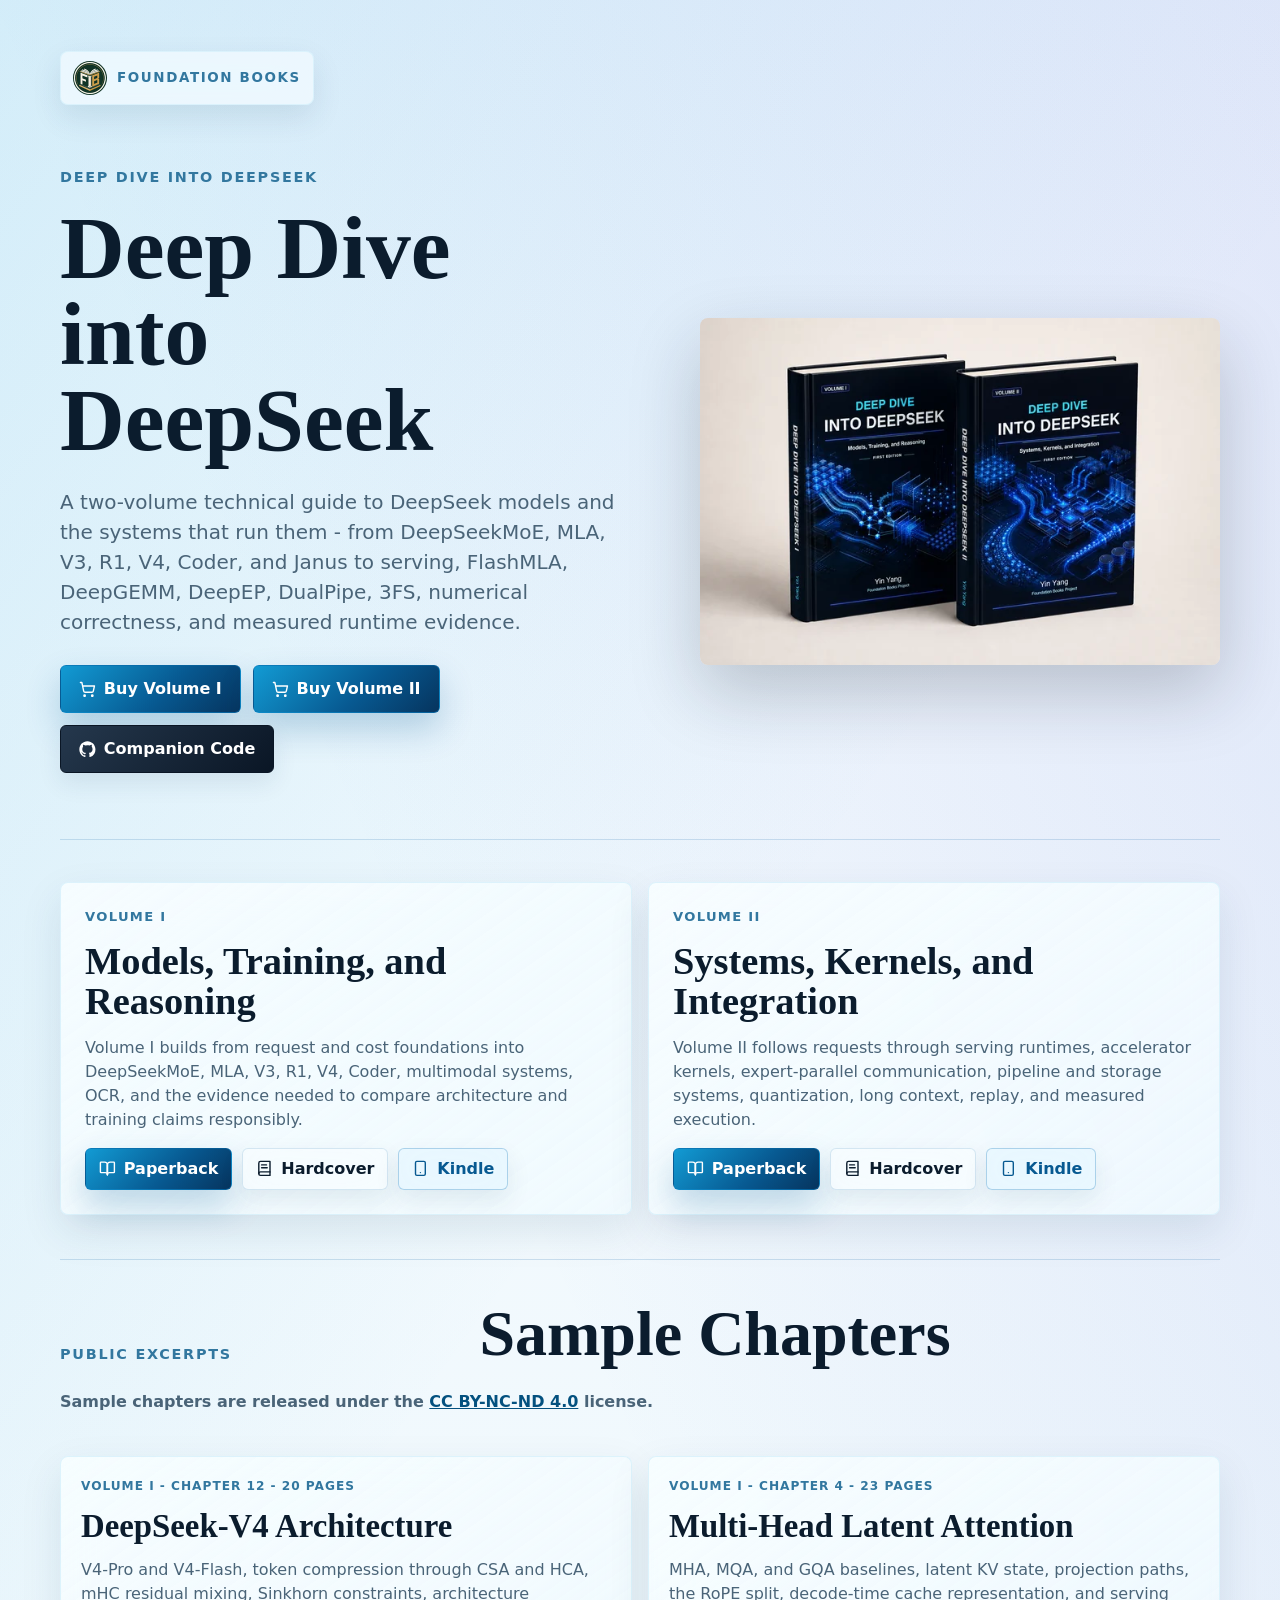
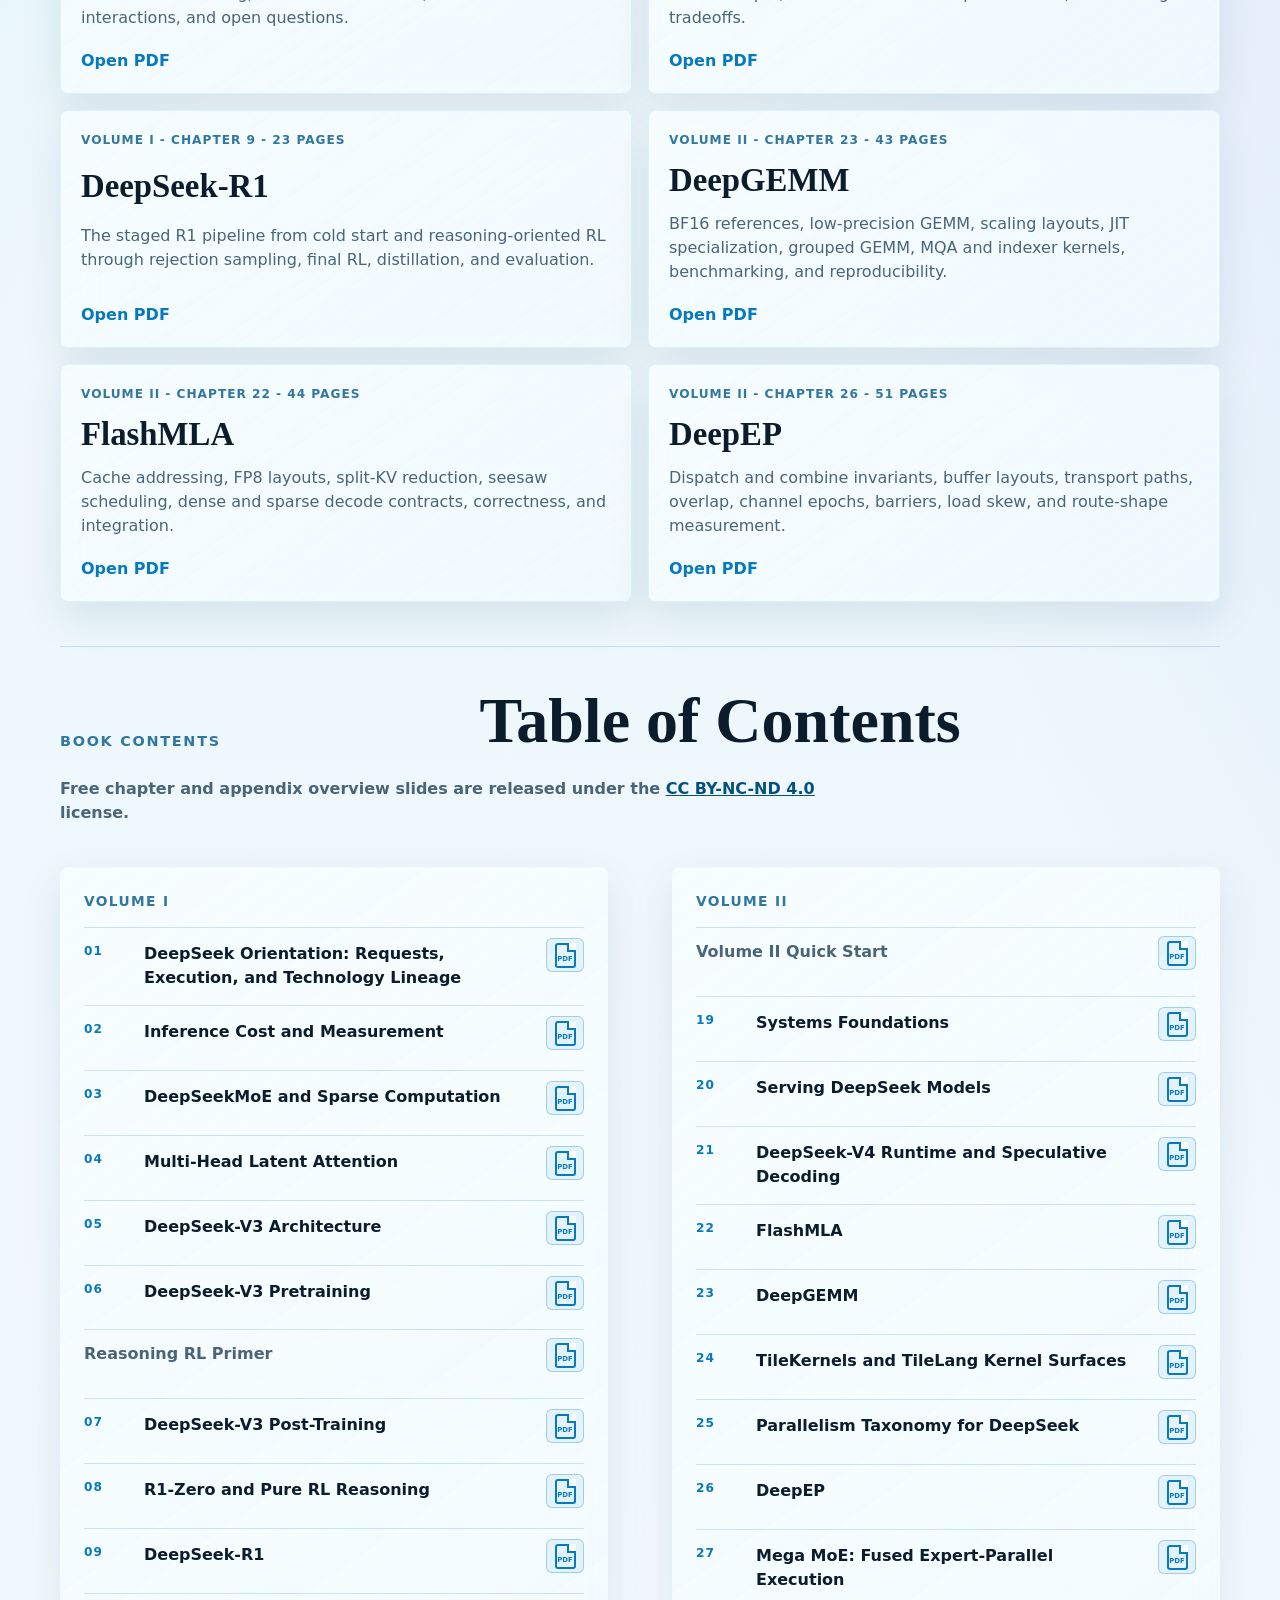
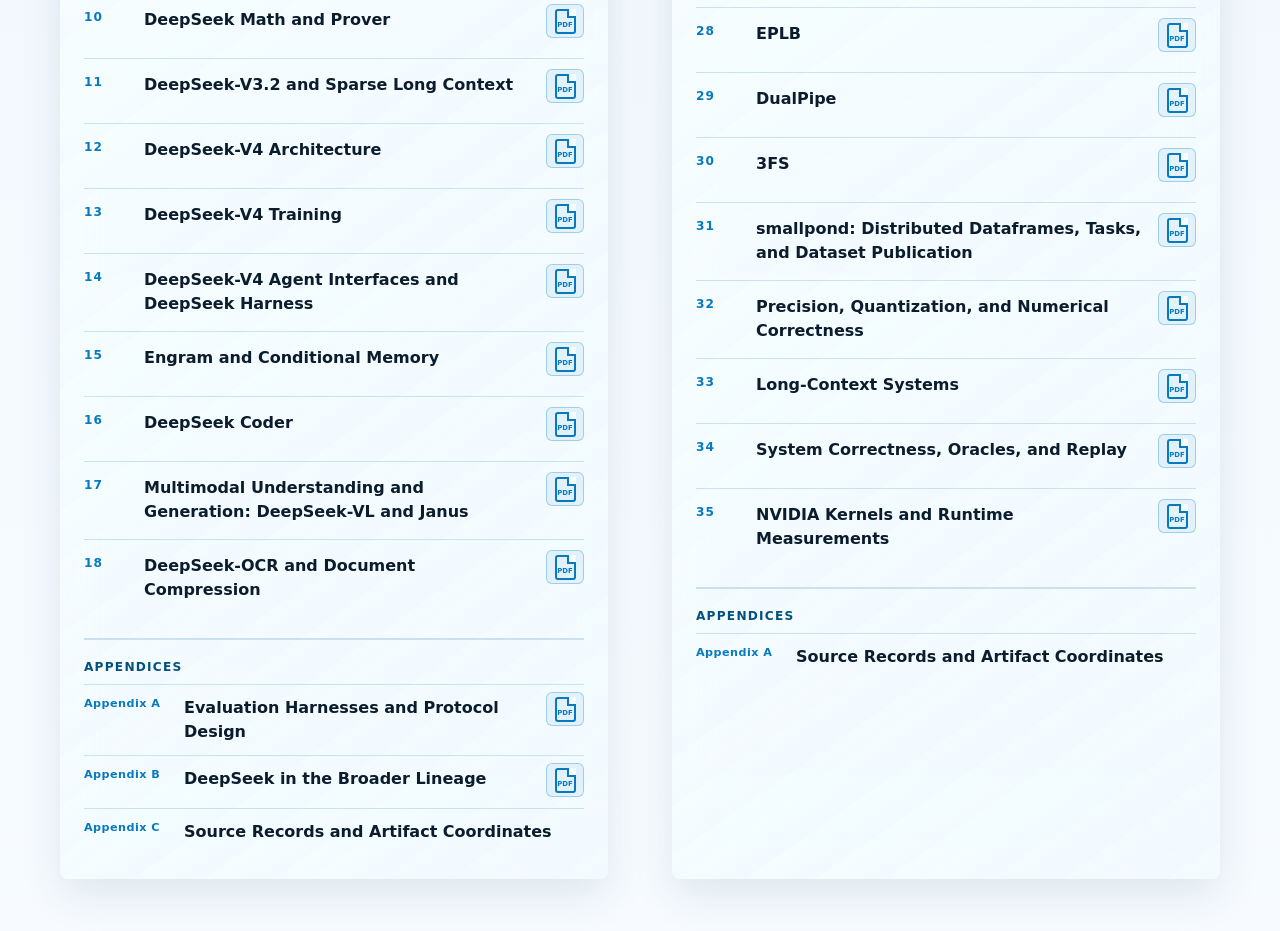
<file: deep-dive-into-deepseek/index.html>
<!doctype html>
<html lang="en">
  <head>
    <meta charset="utf-8">
    <meta name="viewport" content="width=device-width, initial-scale=1">
    <title>Deep Dive into DeepSeek | Foundation Books</title>
    <meta
      name="description"
      content="Book page for Deep Dive into DeepSeek by Yin Yang, with Volume I and Volume II editions, sample chapters, free chapter overview slides, a table of contents, Amazon links, and companion code."
    >
    <meta property="og:title" content="Deep Dive into DeepSeek">
    <meta
      property="og:description"
      content="A Foundation Books two-volume technical guide with free chapter overview slides on DeepSeek models, training, reasoning, serving systems, distributed execution, kernels, and correctness."
    >
    <meta property="og:type" content="book">
    <meta property="og:url" content="https://foundation-books.github.io/deep-dive-into-deepseek/">
    <meta
      property="og:image"
      content="https://foundation-books.github.io/assets/deep-dive-into-deepseek-hardcover-imagegen-mockup-1200.jpg"
    >
    <meta name="twitter:card" content="summary_large_image">
    <meta name="twitter:title" content="Deep Dive into DeepSeek">
    <meta
      name="twitter:description"
      content="A two-volume technical guide to DeepSeek models and the systems that run them."
    >
    <meta
      name="twitter:image"
      content="https://foundation-books.github.io/assets/deep-dive-into-deepseek-hardcover-imagegen-mockup-1200.jpg"
    >
    <link rel="icon" type="image/png" sizes="96x96" href="../assets/foundation-books-logo-96.png">
    <link rel="apple-touch-icon" sizes="180x180" href="../assets/foundation-books-logo-180.png">
    <link rel="stylesheet" href="../styles.css?v=site-20260906-1">
  </head>
  <body class="deepseek-site-theme">
    <main class="page book-page two-volume-page">
      <nav class="site-nav" aria-label="Site">
        <a class="site-brand" href="../">
          <img
            class="site-brand-logo"
            src="../assets/foundation-books-logo-68.png"
            srcset="
              ../assets/foundation-books-logo-68.png 68w,
              ../assets/foundation-books-logo-96.png 96w,
              ../assets/foundation-books-logo-152.png 152w
            "
            sizes="34px"
            alt=""
            width="68"
            height="68"
            decoding="async"
          >
          <span>Foundation Books</span>
        </a>
      </nav>

      <section class="hero" aria-labelledby="title">
        <div class="hero-copy">
          <p class="publisher">Deep Dive into DeepSeek</p>
          <h1 id="title">Deep Dive into DeepSeek</h1>
          <p class="subtitle">
            A two-volume technical guide to DeepSeek models and the systems
            that run them - from DeepSeekMoE, MLA, V3, R1, V4, Coder, and Janus
            to serving, FlashMLA, DeepGEMM, DeepEP, DualPipe, 3FS, numerical
            correctness, and measured runtime evidence.
          </p>
          <div class="actions" aria-label="Primary links">
            <a class="button primary" href="https://www.amazon.com/dp/B0HG7YQF7J">
              <svg
                class="button-icon"
                aria-hidden="true"
                viewBox="0 0 24 24"
                fill="none"
                stroke="currentColor"
                stroke-width="2"
                stroke-linecap="round"
                stroke-linejoin="round"
              >
                <circle cx="8" cy="21" r="1"></circle>
                <circle cx="19" cy="21" r="1"></circle>
                <path d="M2.05 2.05h2l2.66 12.42a2 2 0 0 0 2 1.58h9.78a2 2 0 0 0 1.95-1.57l1.65-7.43H5.12"></path>
              </svg>
              <span>Buy Volume I</span>
            </a>
            <a class="button primary" href="https://www.amazon.com/dp/B0HG84KZBD">
              <svg
                class="button-icon"
                aria-hidden="true"
                viewBox="0 0 24 24"
                fill="none"
                stroke="currentColor"
                stroke-width="2"
                stroke-linecap="round"
                stroke-linejoin="round"
              >
                <circle cx="8" cy="21" r="1"></circle>
                <circle cx="19" cy="21" r="1"></circle>
                <path d="M2.05 2.05h2l2.66 12.42a2 2 0 0 0 2 1.58h9.78a2 2 0 0 0 1.95-1.57l1.65-7.43H5.12"></path>
              </svg>
              <span>Buy Volume II</span>
            </a>
            <a
              class="button github"
              href="https://github.com/foundation-books/deep-dive-into-deepseek-code"
            >
              <svg
                class="button-icon"
                aria-hidden="true"
                viewBox="0 0 24 24"
                fill="currentColor"
              >
                <path d="M12 .5C5.65.5.5 5.65.5 12c0 5.09 3.29 9.39 7.86 10.91.58.1.79-.25.79-.56v-2.16c-3.2.7-3.87-1.36-3.87-1.36-.52-1.33-1.28-1.69-1.28-1.69-1.05-.72.08-.71.08-.71 1.16.08 1.77 1.19 1.77 1.19 1.03 1.76 2.7 1.25 3.36.96.1-.75.4-1.25.73-1.54-2.55-.29-5.24-1.28-5.24-5.68 0-1.25.45-2.28 1.19-3.08-.12-.29-.52-1.46.11-3.04 0 0 .97-.31 3.17 1.18A10.9 10.9 0 0 1 12 6.02c.98 0 1.96.13 2.88.39 2.2-1.49 3.17-1.18 3.17-1.18.63 1.58.23 2.75.11 3.04.74.8 1.19 1.83 1.19 3.08 0 4.42-2.69 5.39-5.25 5.68.41.36.78 1.06.78 2.14v3.18c0 .31.21.67.79.56A11.51 11.51 0 0 0 23.5 12C23.5 5.65 18.35.5 12 .5Z"></path>
              </svg>
              <span>Companion Code</span>
            </a>
          </div>
        </div>
        <figure class="cover-stack hero-mockup">
          <picture>
            <source
              type="image/webp"
              srcset="
                ../assets/deep-dive-into-deepseek-hardcover-imagegen-mockup-640.webp 640w,
                ../assets/deep-dive-into-deepseek-hardcover-imagegen-mockup-920.webp 920w,
                ../assets/deep-dive-into-deepseek-hardcover-imagegen-mockup-1200.webp 1200w,
                ../assets/deep-dive-into-deepseek-hardcover-imagegen-mockup-1536.webp 1536w
              "
              sizes="(max-width: 460px) 420px, (max-width: 960px) 560px, 520px"
            >
            <img
              src="../assets/deep-dive-into-deepseek-hardcover-imagegen-mockup-920.jpg"
              srcset="
                ../assets/deep-dive-into-deepseek-hardcover-imagegen-mockup-640.jpg 640w,
                ../assets/deep-dive-into-deepseek-hardcover-imagegen-mockup-920.jpg 920w,
                ../assets/deep-dive-into-deepseek-hardcover-imagegen-mockup-1200.jpg 1200w,
                ../assets/deep-dive-into-deepseek-hardcover-imagegen-mockup-1536.jpg 1536w
              "
              sizes="(max-width: 460px) 420px, (max-width: 960px) 560px, 520px"
              alt="Hardcover mockup of Deep Dive into DeepSeek Volume I and Volume II"
              width="920"
              height="613"
              decoding="async"
              fetchpriority="high"
            >
          </picture>
        </figure>
      </section>

      <section class="volume-grid" aria-label="Book editions">
        <article class="volume-card">
          <p class="volume-label">Volume I</p>
          <h2 class="volume-title">Models, Training, and Reasoning</h2>
          <p class="volume-description">
            Volume I builds from request and cost foundations into DeepSeekMoE,
            MLA, V3, R1, V4, Coder, multimodal systems, OCR, and the evidence
            needed to compare architecture and training claims responsibly.
          </p>
          <div class="volume-links" aria-label="Volume I purchase links">
            <a class="button primary" href="https://www.amazon.com/dp/B0HG7YQF7J">
              <svg
                class="button-icon"
                aria-hidden="true"
                viewBox="0 0 24 24"
                fill="none"
                stroke="currentColor"
                stroke-width="2"
                stroke-linecap="round"
                stroke-linejoin="round"
              >
                <path d="M12 7v14"></path>
                <path d="M3 18a1 1 0 0 1-1-1V4a1 1 0 0 1 1-1h5a4 4 0 0 1 4 4v14a3 3 0 0 0-3-3z"></path>
                <path d="M21 18a1 1 0 0 0 1-1V4a1 1 0 0 0-1-1h-5a4 4 0 0 0-4 4v14a3 3 0 0 1 3-3z"></path>
              </svg>
              <span>Paperback</span>
            </a>
            <a class="button secondary" href="https://www.amazon.com/dp/B0HGBDJZGN">
              <svg
                class="button-icon"
                aria-hidden="true"
                viewBox="0 0 24 24"
                fill="none"
                stroke="currentColor"
                stroke-width="2"
                stroke-linecap="round"
                stroke-linejoin="round"
              >
                <path d="M4 19.5A2.5 2.5 0 0 1 6.5 17H20"></path>
                <path d="M6.5 2H20v20H6.5A2.5 2.5 0 0 1 4 19.5v-15A2.5 2.5 0 0 1 6.5 2z"></path>
                <path d="M8 7h7"></path>
                <path d="M8 11h8"></path>
              </svg>
              <span>Hardcover</span>
            </a>
            <a class="button kindle" href="https://www.amazon.com/dp/B0HHJT5BFB">
              <svg
                class="button-icon"
                aria-hidden="true"
                viewBox="0 0 24 24"
                fill="none"
                stroke="currentColor"
                stroke-width="2"
                stroke-linecap="round"
                stroke-linejoin="round"
              >
                <rect width="14" height="20" x="5" y="2" rx="2" ry="2"></rect>
                <path d="M12 18h.01"></path>
              </svg>
              <span>Kindle</span>
            </a>
          </div>
        </article>
        <article class="volume-card">
          <p class="volume-label">Volume II</p>
          <h2 class="volume-title">Systems, Kernels, and Integration</h2>
          <p class="volume-description">
            Volume II follows requests through serving runtimes, accelerator
            kernels, expert-parallel communication, pipeline and storage
            systems, quantization, long context, replay, and measured execution.
          </p>
          <div class="volume-links" aria-label="Volume II purchase links">
            <a class="button primary" href="https://www.amazon.com/dp/B0HG84KZBD">
              <svg
                class="button-icon"
                aria-hidden="true"
                viewBox="0 0 24 24"
                fill="none"
                stroke="currentColor"
                stroke-width="2"
                stroke-linecap="round"
                stroke-linejoin="round"
              >
                <path d="M12 7v14"></path>
                <path d="M3 18a1 1 0 0 1-1-1V4a1 1 0 0 1 1-1h5a4 4 0 0 1 4 4v14a3 3 0 0 0-3-3z"></path>
                <path d="M21 18a1 1 0 0 0 1-1V4a1 1 0 0 0-1-1h-5a4 4 0 0 0-4 4v14a3 3 0 0 1 3-3z"></path>
              </svg>
              <span>Paperback</span>
            </a>
            <a class="button secondary" href="https://www.amazon.com/dp/B0HGBFM4RG">
              <svg
                class="button-icon"
                aria-hidden="true"
                viewBox="0 0 24 24"
                fill="none"
                stroke="currentColor"
                stroke-width="2"
                stroke-linecap="round"
                stroke-linejoin="round"
              >
                <path d="M4 19.5A2.5 2.5 0 0 1 6.5 17H20"></path>
                <path d="M6.5 2H20v20H6.5A2.5 2.5 0 0 1 4 19.5v-15A2.5 2.5 0 0 1 6.5 2z"></path>
                <path d="M8 7h7"></path>
                <path d="M8 11h8"></path>
              </svg>
              <span>Hardcover</span>
            </a>
            <a class="button kindle" href="https://www.amazon.com/dp/B0HHJWLFG4">
              <svg
                class="button-icon"
                aria-hidden="true"
                viewBox="0 0 24 24"
                fill="none"
                stroke="currentColor"
                stroke-width="2"
                stroke-linecap="round"
                stroke-linejoin="round"
              >
                <rect width="14" height="20" x="5" y="2" rx="2" ry="2"></rect>
                <path d="M12 18h.01"></path>
              </svg>
              <span>Kindle</span>
            </a>
          </div>
        </article>
      </section>

      <section class="samples" aria-labelledby="sample-chapters">
        <div class="section-heading">
          <p class="publisher">Public excerpts</p>
          <h2 id="sample-chapters">Sample Chapters</h2>
        </div>
        <p class="license-note">
          Sample chapters are released under the
          <a href="https://creativecommons.org/licenses/by-nc-nd/4.0/">CC BY-NC-ND 4.0</a>
          license.
        </p>
        <div class="sample-list">
          <a
            class="sample-card"
            href="sample-chapters/deepseek-v4-architecture.pdf"
          >
            <span class="sample-meta">Volume I - Chapter 12 - 20 pages</span>
            <span class="sample-title">DeepSeek-V4 Architecture</span>
            <span class="sample-description">
              V4-Pro and V4-Flash, token compression through CSA and HCA, mHC
              residual mixing, Sinkhorn constraints, architecture interactions,
              and open questions.
            </span>
            <span class="sample-action">Open PDF</span>
          </a>
          <a
            class="sample-card"
            href="sample-chapters/multi-head-latent-attention.pdf"
          >
            <span class="sample-meta">Volume I - Chapter 4 - 23 pages</span>
            <span class="sample-title">Multi-Head Latent Attention</span>
            <span class="sample-description">
              MHA, MQA, and GQA baselines, latent KV state, projection paths,
              the RoPE split, decode-time cache representation, and serving
              tradeoffs.
            </span>
            <span class="sample-action">Open PDF</span>
          </a>
          <a class="sample-card" href="sample-chapters/deepseek-r1.pdf">
            <span class="sample-meta">Volume I - Chapter 9 - 23 pages</span>
            <span class="sample-title">DeepSeek-R1</span>
            <span class="sample-description">
              The staged R1 pipeline from cold start and reasoning-oriented RL
              through rejection sampling, final RL, distillation, and evaluation.
            </span>
            <span class="sample-action">Open PDF</span>
          </a>
          <a
            class="sample-card"
            href="sample-chapters/deepgemm.pdf"
          >
            <span class="sample-meta">Volume II - Chapter 23 - 43 pages</span>
            <span class="sample-title">DeepGEMM</span>
            <span class="sample-description">
              BF16 references, low-precision GEMM, scaling layouts, JIT
              specialization, grouped GEMM, MQA and indexer kernels,
              benchmarking, and reproducibility.
            </span>
            <span class="sample-action">Open PDF</span>
          </a>
          <a class="sample-card" href="sample-chapters/flashmla.pdf">
            <span class="sample-meta">Volume II - Chapter 22 - 44 pages</span>
            <span class="sample-title">FlashMLA</span>
            <span class="sample-description">
              Cache addressing, FP8 layouts, split-KV reduction, seesaw
              scheduling, dense and sparse decode contracts, correctness, and
              integration.
            </span>
            <span class="sample-action">Open PDF</span>
          </a>
          <a class="sample-card" href="sample-chapters/deepep.pdf">
            <span class="sample-meta">Volume II - Chapter 26 - 51 pages</span>
            <span class="sample-title">DeepEP</span>
            <span class="sample-description">
              Dispatch and combine invariants, buffer layouts, transport paths,
              overlap, channel epochs, barriers, load skew, and route-shape
              measurement.
            </span>
            <span class="sample-action">Open PDF</span>
          </a>
        </div>
      </section>

      <section class="contents" aria-labelledby="contents-title">
        <div class="section-heading">
          <p class="publisher">Book contents</p>
          <h2 id="contents-title">Table of Contents</h2>
        </div>
        <p class="license-note">
          Free chapter and appendix overview slides are released under the
          <a href="https://creativecommons.org/licenses/by-nc-nd/4.0/">CC BY-NC-ND 4.0</a>
          license.
        </p>
        <div class="toc-grid">
          <div class="toc-volume">
            <h3>Volume I</h3>
            <ol class="toc-list">
              <li>
                <div class="toc-entry">
                  <span class="toc-title">DeepSeek Orientation: Requests, Execution, and Technology Lineage</span>
                  <a
                    class="toc-slide-link"
                    href="chapter-overview-slides/chapter-01-deepseek-orientation-requests-execution-and-technology-lineage.pdf"
                    aria-label="Open Chapter 1 overview slides PDF: DeepSeek Orientation: Requests, Execution, and Technology Lineage"
                    title="Overview slides PDF"
                  >
                    <span class="toc-slide-icon" aria-hidden="true">PDF</span>
                  </a>
                </div>
              </li>
              <li>
                <div class="toc-entry">
                  <span class="toc-title">Inference Cost and Measurement</span>
                  <a
                    class="toc-slide-link"
                    href="chapter-overview-slides/chapter-02-inference-cost-and-measurement.pdf"
                    aria-label="Open Chapter 2 overview slides PDF: Inference Cost and Measurement"
                    title="Overview slides PDF"
                  >
                    <span class="toc-slide-icon" aria-hidden="true">PDF</span>
                  </a>
                </div>
              </li>
              <li>
                <div class="toc-entry">
                  <span class="toc-title">DeepSeekMoE and Sparse Computation</span>
                  <a
                    class="toc-slide-link"
                    href="chapter-overview-slides/chapter-03-deepseekmoe-and-sparse-computation.pdf"
                    aria-label="Open Chapter 3 overview slides PDF: DeepSeekMoE and Sparse Computation"
                    title="Overview slides PDF"
                  >
                    <span class="toc-slide-icon" aria-hidden="true">PDF</span>
                  </a>
                </div>
              </li>
              <li>
                <div class="toc-entry">
                  <span class="toc-title">Multi-Head Latent Attention</span>
                  <a
                    class="toc-slide-link"
                    href="chapter-overview-slides/chapter-04-multi-head-latent-attention.pdf"
                    aria-label="Open Chapter 4 overview slides PDF: Multi-Head Latent Attention"
                    title="Overview slides PDF"
                  >
                    <span class="toc-slide-icon" aria-hidden="true">PDF</span>
                  </a>
                </div>
              </li>
              <li>
                <div class="toc-entry">
                  <span class="toc-title">DeepSeek-V3 Architecture</span>
                  <a
                    class="toc-slide-link"
                    href="chapter-overview-slides/chapter-05-deepseek-v3-architecture.pdf"
                    aria-label="Open Chapter 5 overview slides PDF: DeepSeek-V3 Architecture"
                    title="Overview slides PDF"
                  >
                    <span class="toc-slide-icon" aria-hidden="true">PDF</span>
                  </a>
                </div>
              </li>
              <li>
                <div class="toc-entry">
                  <span class="toc-title">DeepSeek-V3 Pretraining</span>
                  <a
                    class="toc-slide-link"
                    href="chapter-overview-slides/chapter-06-deepseek-v3-pretraining.pdf"
                    aria-label="Open Chapter 6 overview slides PDF: DeepSeek-V3 Pretraining"
                    title="Overview slides PDF"
                  >
                    <span class="toc-slide-icon" aria-hidden="true">PDF</span>
                  </a>
                </div>
              </li>
            </ol>
            <div class="toc-bridge">
              <div class="toc-entry">
                <span class="toc-title">Reasoning RL Primer</span>
                <a
                  class="toc-slide-link"
                  href="chapter-overview-slides/reasoning-rl-primer.pdf"
                  aria-label="Open Reasoning RL Primer overview slides PDF"
                  title="Overview slides PDF"
                >
                  <span class="toc-slide-icon" aria-hidden="true">PDF</span>
                </a>
              </div>
            </div>
            <ol class="toc-list" style="--chapter-start: 6">
              <li>
                <div class="toc-entry">
                  <span class="toc-title">DeepSeek-V3 Post-Training</span>
                  <a
                    class="toc-slide-link"
                    href="chapter-overview-slides/chapter-07-deepseek-v3-post-training.pdf"
                    aria-label="Open Chapter 7 overview slides PDF: DeepSeek-V3 Post-Training"
                    title="Overview slides PDF"
                  >
                    <span class="toc-slide-icon" aria-hidden="true">PDF</span>
                  </a>
                </div>
              </li>
              <li>
                <div class="toc-entry">
                  <span class="toc-title">R1-Zero and Pure RL Reasoning</span>
                  <a
                    class="toc-slide-link"
                    href="chapter-overview-slides/chapter-08-r1-zero-and-pure-rl-reasoning.pdf"
                    aria-label="Open Chapter 8 overview slides PDF: R1-Zero and Pure RL Reasoning"
                    title="Overview slides PDF"
                  >
                    <span class="toc-slide-icon" aria-hidden="true">PDF</span>
                  </a>
                </div>
              </li>
              <li>
                <div class="toc-entry">
                  <span class="toc-title">DeepSeek-R1</span>
                  <a
                    class="toc-slide-link"
                    href="chapter-overview-slides/chapter-09-deepseek-r1.pdf"
                    aria-label="Open Chapter 9 overview slides PDF: DeepSeek-R1"
                    title="Overview slides PDF"
                  >
                    <span class="toc-slide-icon" aria-hidden="true">PDF</span>
                  </a>
                </div>
              </li>
              <li>
                <div class="toc-entry">
                  <span class="toc-title">DeepSeek Math and Prover</span>
                  <a
                    class="toc-slide-link"
                    href="chapter-overview-slides/chapter-10-deepseek-math-and-prover.pdf"
                    aria-label="Open Chapter 10 overview slides PDF: DeepSeek Math and Prover"
                    title="Overview slides PDF"
                  >
                    <span class="toc-slide-icon" aria-hidden="true">PDF</span>
                  </a>
                </div>
              </li>
              <li>
                <div class="toc-entry">
                  <span class="toc-title">DeepSeek-V3.2 and Sparse Long Context</span>
                  <a
                    class="toc-slide-link"
                    href="chapter-overview-slides/chapter-11-deepseek-v3-2-and-sparse-long-context.pdf"
                    aria-label="Open Chapter 11 overview slides PDF: DeepSeek-V3.2 and Sparse Long Context"
                    title="Overview slides PDF"
                  >
                    <span class="toc-slide-icon" aria-hidden="true">PDF</span>
                  </a>
                </div>
              </li>
              <li>
                <div class="toc-entry">
                  <span class="toc-title">DeepSeek-V4 Architecture</span>
                  <a
                    class="toc-slide-link"
                    href="chapter-overview-slides/chapter-12-deepseek-v4-architecture.pdf"
                    aria-label="Open Chapter 12 overview slides PDF: DeepSeek-V4 Architecture"
                    title="Overview slides PDF"
                  >
                    <span class="toc-slide-icon" aria-hidden="true">PDF</span>
                  </a>
                </div>
              </li>
              <li>
                <div class="toc-entry">
                  <span class="toc-title">DeepSeek-V4 Training</span>
                  <a
                    class="toc-slide-link"
                    href="chapter-overview-slides/chapter-13-deepseek-v4-training.pdf"
                    aria-label="Open Chapter 13 overview slides PDF: DeepSeek-V4 Training"
                    title="Overview slides PDF"
                  >
                    <span class="toc-slide-icon" aria-hidden="true">PDF</span>
                  </a>
                </div>
              </li>
              <li>
                <div class="toc-entry">
                  <span class="toc-title">DeepSeek-V4 Agent Interfaces and DeepSeek Harness</span>
                  <a
                    class="toc-slide-link"
                    href="chapter-overview-slides/chapter-14-deepseek-v4-agent-interfaces-and-deepseek-harness.pdf"
                    aria-label="Open Chapter 14 overview slides PDF: DeepSeek-V4 Agent Interfaces and DeepSeek Harness"
                    title="Overview slides PDF"
                  >
                    <span class="toc-slide-icon" aria-hidden="true">PDF</span>
                  </a>
                </div>
              </li>
              <li>
                <div class="toc-entry">
                  <span class="toc-title">Engram and Conditional Memory</span>
                  <a
                    class="toc-slide-link"
                    href="chapter-overview-slides/chapter-15-engram-and-conditional-memory.pdf"
                    aria-label="Open Chapter 15 overview slides PDF: Engram and Conditional Memory"
                    title="Overview slides PDF"
                  >
                    <span class="toc-slide-icon" aria-hidden="true">PDF</span>
                  </a>
                </div>
              </li>
              <li>
                <div class="toc-entry">
                  <span class="toc-title">DeepSeek Coder</span>
                  <a
                    class="toc-slide-link"
                    href="chapter-overview-slides/chapter-16-deepseek-coder.pdf"
                    aria-label="Open Chapter 16 overview slides PDF: DeepSeek Coder"
                    title="Overview slides PDF"
                  >
                    <span class="toc-slide-icon" aria-hidden="true">PDF</span>
                  </a>
                </div>
              </li>
              <li>
                <div class="toc-entry">
                  <span class="toc-title">Multimodal Understanding and Generation: DeepSeek-VL and Janus</span>
                  <a
                    class="toc-slide-link"
                    href="chapter-overview-slides/chapter-17-multimodal-understanding-and-generation-deepseek-vl-and-janus.pdf"
                    aria-label="Open Chapter 17 overview slides PDF: Multimodal Understanding and Generation: DeepSeek-VL and Janus"
                    title="Overview slides PDF"
                  >
                    <span class="toc-slide-icon" aria-hidden="true">PDF</span>
                  </a>
                </div>
              </li>
              <li>
                <div class="toc-entry">
                  <span class="toc-title">DeepSeek-OCR and Document Compression</span>
                  <a
                    class="toc-slide-link"
                    href="chapter-overview-slides/chapter-18-deepseek-ocr-and-document-compression.pdf"
                    aria-label="Open Chapter 18 overview slides PDF: DeepSeek-OCR and Document Compression"
                    title="Overview slides PDF"
                  >
                    <span class="toc-slide-icon" aria-hidden="true">PDF</span>
                  </a>
                </div>
              </li>
            </ol>
            <div class="toc-appendices">
              <h4>Appendices</h4>
              <ol class="toc-appendix-list">
                <li>
                  <div class="toc-entry">
                    <span class="toc-title">Evaluation Harnesses and Protocol Design</span>
                    <a
                      class="toc-slide-link"
                      href="chapter-overview-slides/appendix-a-evaluation-harnesses-and-protocol-design.pdf"
                      aria-label="Open Appendix A overview slides PDF: Evaluation Harnesses and Protocol Design"
                      title="Overview slides PDF"
                    >
                      <span class="toc-slide-icon" aria-hidden="true">PDF</span>
                    </a>
                  </div>
                </li>
                <li>
                  <div class="toc-entry">
                    <span class="toc-title">DeepSeek in the Broader Lineage</span>
                    <a
                      class="toc-slide-link"
                      href="chapter-overview-slides/appendix-b-deepseek-in-the-broader-lineage.pdf"
                      aria-label="Open Appendix B overview slides PDF: DeepSeek in the Broader Lineage"
                      title="Overview slides PDF"
                    >
                      <span class="toc-slide-icon" aria-hidden="true">PDF</span>
                    </a>
                  </div>
                </li>
                <li>Source Records and Artifact Coordinates</li>
              </ol>
            </div>
          </div>
          <div class="toc-volume">
            <h3>Volume II</h3>
            <div class="toc-bridge">
              <div class="toc-entry">
                <span class="toc-title">Volume II Quick Start</span>
                <a
                  class="toc-slide-link"
                  href="chapter-overview-slides/volume-ii-quick-start.pdf"
                  aria-label="Open Volume II Quick Start overview slides PDF"
                  title="Overview slides PDF"
                >
                  <span class="toc-slide-icon" aria-hidden="true">PDF</span>
                </a>
              </div>
            </div>
            <ol class="toc-list" style="--chapter-start: 18">
              <li>
                <div class="toc-entry">
                  <span class="toc-title">Systems Foundations</span>
                  <a
                    class="toc-slide-link"
                    href="chapter-overview-slides/chapter-19-systems-foundations.pdf"
                    aria-label="Open Chapter 19 overview slides PDF: Systems Foundations"
                    title="Overview slides PDF"
                  >
                    <span class="toc-slide-icon" aria-hidden="true">PDF</span>
                  </a>
                </div>
              </li>
              <li>
                <div class="toc-entry">
                  <span class="toc-title">Serving DeepSeek Models</span>
                  <a
                    class="toc-slide-link"
                    href="chapter-overview-slides/chapter-20-serving-deepseek-models.pdf"
                    aria-label="Open Chapter 20 overview slides PDF: Serving DeepSeek Models"
                    title="Overview slides PDF"
                  >
                    <span class="toc-slide-icon" aria-hidden="true">PDF</span>
                  </a>
                </div>
              </li>
              <li>
                <div class="toc-entry">
                  <span class="toc-title">DeepSeek-V4 Runtime and Speculative Decoding</span>
                  <a
                    class="toc-slide-link"
                    href="chapter-overview-slides/chapter-21-deepseek-v4-runtime-and-speculative-decoding.pdf"
                    aria-label="Open Chapter 21 overview slides PDF: DeepSeek-V4 Runtime and Speculative Decoding"
                    title="Overview slides PDF"
                  >
                    <span class="toc-slide-icon" aria-hidden="true">PDF</span>
                  </a>
                </div>
              </li>
              <li>
                <div class="toc-entry">
                  <span class="toc-title">FlashMLA</span>
                  <a
                    class="toc-slide-link"
                    href="chapter-overview-slides/chapter-22-flashmla.pdf"
                    aria-label="Open Chapter 22 overview slides PDF: FlashMLA"
                    title="Overview slides PDF"
                  >
                    <span class="toc-slide-icon" aria-hidden="true">PDF</span>
                  </a>
                </div>
              </li>
              <li>
                <div class="toc-entry">
                  <span class="toc-title">DeepGEMM</span>
                  <a
                    class="toc-slide-link"
                    href="chapter-overview-slides/chapter-23-deepgemm.pdf"
                    aria-label="Open Chapter 23 overview slides PDF: DeepGEMM"
                    title="Overview slides PDF"
                  >
                    <span class="toc-slide-icon" aria-hidden="true">PDF</span>
                  </a>
                </div>
              </li>
              <li>
                <div class="toc-entry">
                  <span class="toc-title">TileKernels and TileLang Kernel Surfaces</span>
                  <a
                    class="toc-slide-link"
                    href="chapter-overview-slides/chapter-24-tilekernels-and-tilelang-kernel-surfaces.pdf"
                    aria-label="Open Chapter 24 overview slides PDF: TileKernels and TileLang Kernel Surfaces"
                    title="Overview slides PDF"
                  >
                    <span class="toc-slide-icon" aria-hidden="true">PDF</span>
                  </a>
                </div>
              </li>
              <li>
                <div class="toc-entry">
                  <span class="toc-title">Parallelism Taxonomy for DeepSeek</span>
                  <a
                    class="toc-slide-link"
                    href="chapter-overview-slides/chapter-25-parallelism-taxonomy-for-deepseek.pdf"
                    aria-label="Open Chapter 25 overview slides PDF: Parallelism Taxonomy for DeepSeek"
                    title="Overview slides PDF"
                  >
                    <span class="toc-slide-icon" aria-hidden="true">PDF</span>
                  </a>
                </div>
              </li>
              <li>
                <div class="toc-entry">
                  <span class="toc-title">DeepEP</span>
                  <a
                    class="toc-slide-link"
                    href="chapter-overview-slides/chapter-26-deepep.pdf"
                    aria-label="Open Chapter 26 overview slides PDF: DeepEP"
                    title="Overview slides PDF"
                  >
                    <span class="toc-slide-icon" aria-hidden="true">PDF</span>
                  </a>
                </div>
              </li>
              <li>
                <div class="toc-entry">
                  <span class="toc-title">Mega MoE: Fused Expert-Parallel Execution</span>
                  <a
                    class="toc-slide-link"
                    href="chapter-overview-slides/chapter-27-mega-moe-fused-expert-parallel-execution.pdf"
                    aria-label="Open Chapter 27 overview slides PDF: Mega MoE: Fused Expert-Parallel Execution"
                    title="Overview slides PDF"
                  >
                    <span class="toc-slide-icon" aria-hidden="true">PDF</span>
                  </a>
                </div>
              </li>
              <li>
                <div class="toc-entry">
                  <span class="toc-title">EPLB</span>
                  <a
                    class="toc-slide-link"
                    href="chapter-overview-slides/chapter-28-eplb.pdf"
                    aria-label="Open Chapter 28 overview slides PDF: EPLB"
                    title="Overview slides PDF"
                  >
                    <span class="toc-slide-icon" aria-hidden="true">PDF</span>
                  </a>
                </div>
              </li>
              <li>
                <div class="toc-entry">
                  <span class="toc-title">DualPipe</span>
                  <a
                    class="toc-slide-link"
                    href="chapter-overview-slides/chapter-29-dualpipe.pdf"
                    aria-label="Open Chapter 29 overview slides PDF: DualPipe"
                    title="Overview slides PDF"
                  >
                    <span class="toc-slide-icon" aria-hidden="true">PDF</span>
                  </a>
                </div>
              </li>
              <li>
                <div class="toc-entry">
                  <span class="toc-title">3FS</span>
                  <a
                    class="toc-slide-link"
                    href="chapter-overview-slides/chapter-30-3fs.pdf"
                    aria-label="Open Chapter 30 overview slides PDF: 3FS"
                    title="Overview slides PDF"
                  >
                    <span class="toc-slide-icon" aria-hidden="true">PDF</span>
                  </a>
                </div>
              </li>
              <li>
                <div class="toc-entry">
                  <span class="toc-title">smallpond: Distributed Dataframes, Tasks, and Dataset Publication</span>
                  <a
                    class="toc-slide-link"
                    href="chapter-overview-slides/chapter-31-smallpond-distributed-dataframes-tasks-and-dataset-publication.pdf"
                    aria-label="Open Chapter 31 overview slides PDF: smallpond: Distributed Dataframes, Tasks, and Dataset Publication"
                    title="Overview slides PDF"
                  >
                    <span class="toc-slide-icon" aria-hidden="true">PDF</span>
                  </a>
                </div>
              </li>
              <li>
                <div class="toc-entry">
                  <span class="toc-title">Precision, Quantization, and Numerical Correctness</span>
                  <a
                    class="toc-slide-link"
                    href="chapter-overview-slides/chapter-32-precision-quantization-and-numerical-correctness.pdf"
                    aria-label="Open Chapter 32 overview slides PDF: Precision, Quantization, and Numerical Correctness"
                    title="Overview slides PDF"
                  >
                    <span class="toc-slide-icon" aria-hidden="true">PDF</span>
                  </a>
                </div>
              </li>
              <li>
                <div class="toc-entry">
                  <span class="toc-title">Long-Context Systems</span>
                  <a
                    class="toc-slide-link"
                    href="chapter-overview-slides/chapter-33-long-context-systems.pdf"
                    aria-label="Open Chapter 33 overview slides PDF: Long-Context Systems"
                    title="Overview slides PDF"
                  >
                    <span class="toc-slide-icon" aria-hidden="true">PDF</span>
                  </a>
                </div>
              </li>
              <li>
                <div class="toc-entry">
                  <span class="toc-title">System Correctness, Oracles, and Replay</span>
                  <a
                    class="toc-slide-link"
                    href="chapter-overview-slides/chapter-34-system-correctness-oracles-and-replay.pdf"
                    aria-label="Open Chapter 34 overview slides PDF: System Correctness, Oracles, and Replay"
                    title="Overview slides PDF"
                  >
                    <span class="toc-slide-icon" aria-hidden="true">PDF</span>
                  </a>
                </div>
              </li>
              <li>
                <div class="toc-entry">
                  <span class="toc-title">NVIDIA Kernels and Runtime Measurements</span>
                  <a
                    class="toc-slide-link"
                    href="chapter-overview-slides/chapter-35-nvidia-kernels-and-runtime-measurements.pdf"
                    aria-label="Open Chapter 35 overview slides PDF: NVIDIA Kernels and Runtime Measurements"
                    title="Overview slides PDF"
                  >
                    <span class="toc-slide-icon" aria-hidden="true">PDF</span>
                  </a>
                </div>
              </li>
            </ol>
            <div class="toc-appendices">
              <h4>Appendices</h4>
              <ol class="toc-appendix-list">
                <li>Source Records and Artifact Coordinates</li>
              </ol>
            </div>
          </div>
        </div>
      </section>
    </main>
  </body>
</html>
</file>
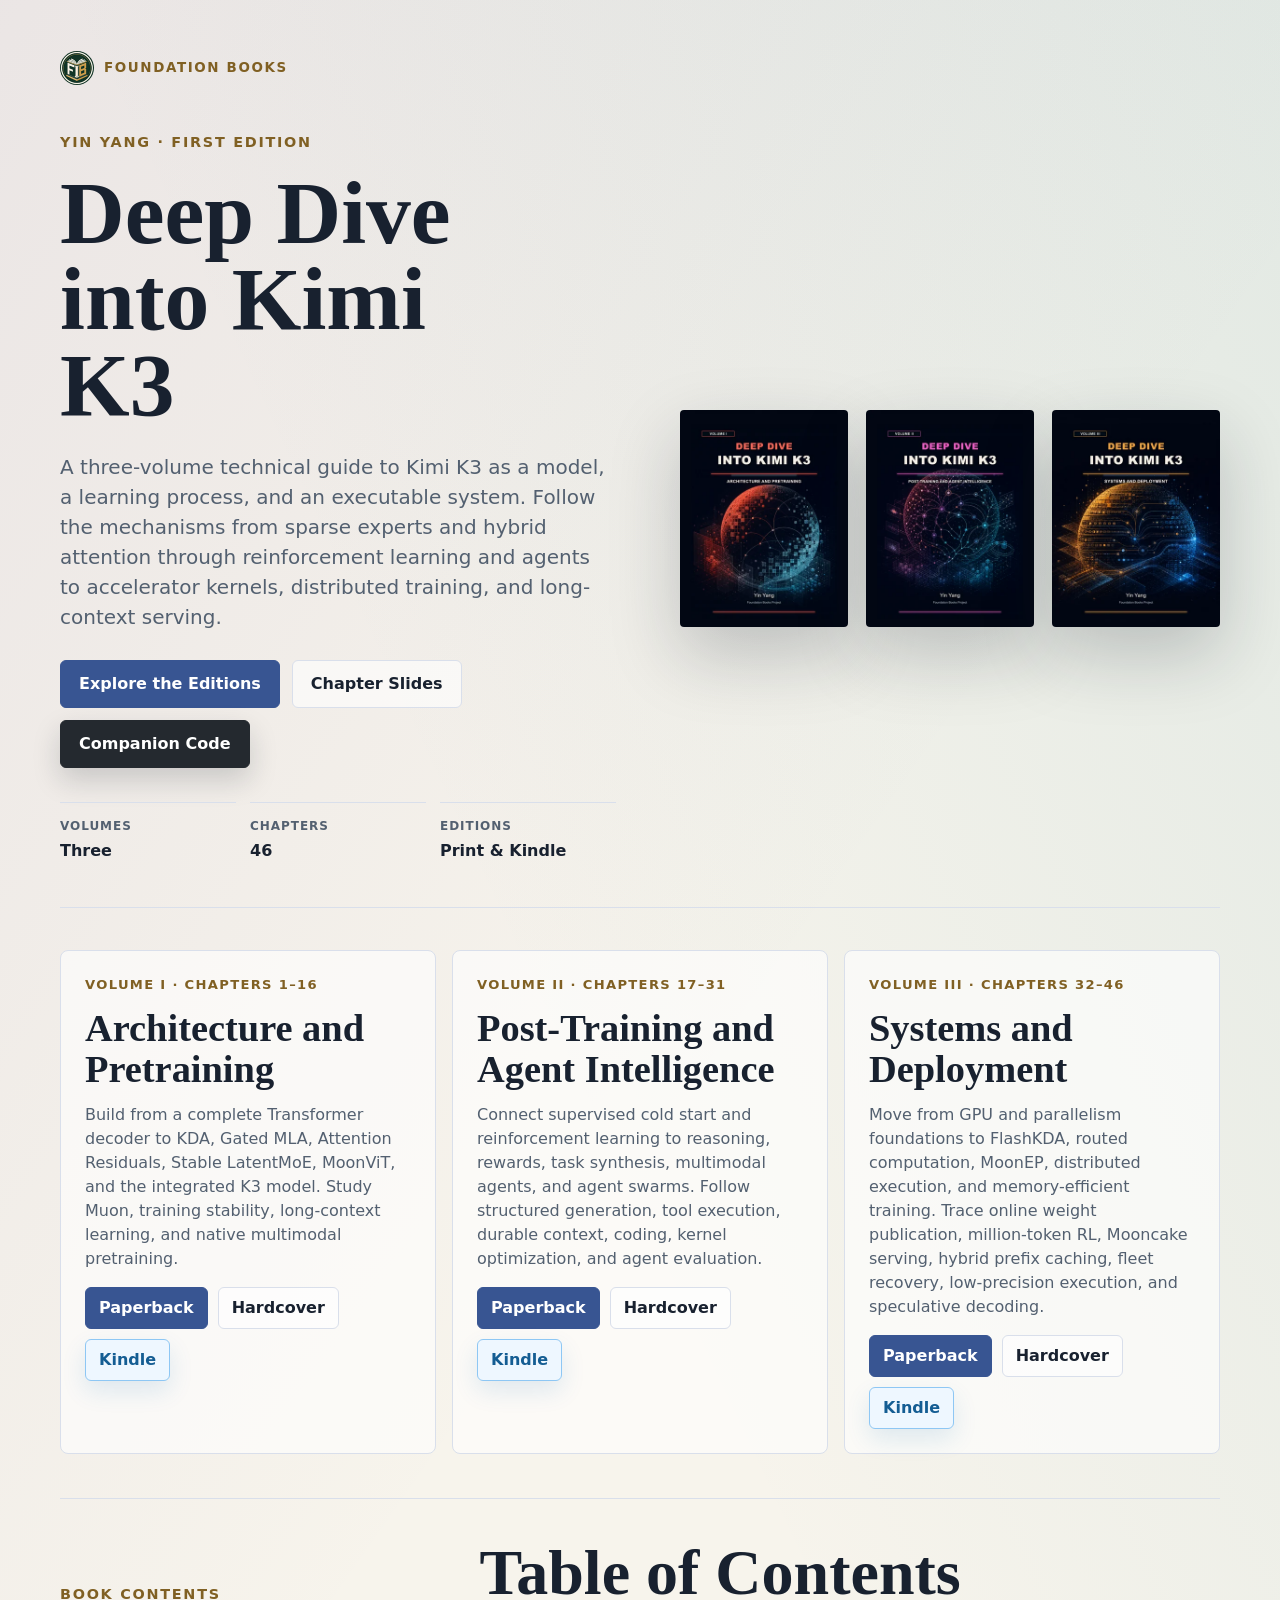
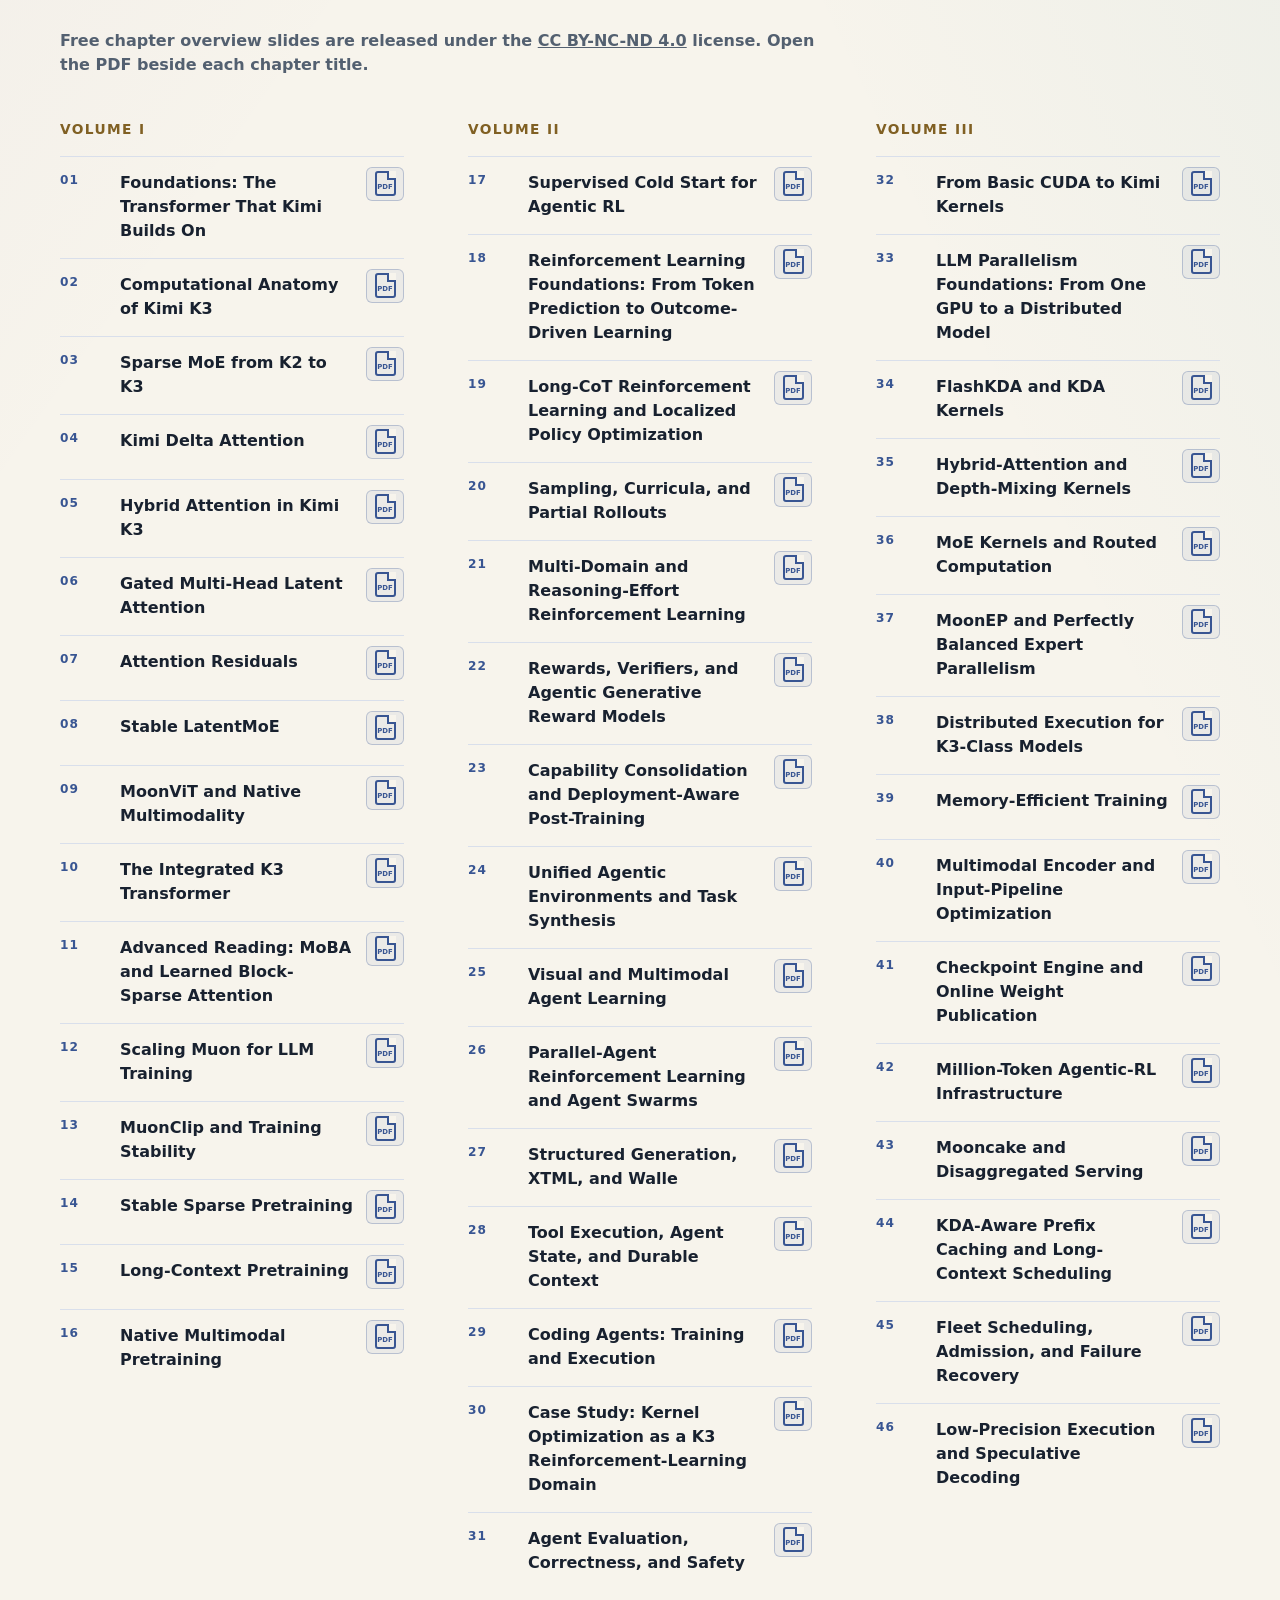
<file: deep-dive-into-kimi/index.html>
<!doctype html>
<html lang="en">
  <head>
    <meta charset="utf-8">
    <meta name="viewport" content="width=device-width, initial-scale=1">
    <title>Deep Dive into Kimi K3 | Foundation Books</title>
    <meta
      name="description"
      content="Deep Dive into Kimi K3 by Yin Yang: three volumes on architecture and pretraining, post-training and agent intelligence, and systems and deployment. Browse all 46 chapters, free chapter overview slides, Amazon editions, and companion code."
    >
    <meta property="og:title" content="Deep Dive into Kimi K3">
    <meta
      property="og:description"
      content="A three-volume technical guide with free chapter overview slides on Kimi K3 architecture, learning, agents, and the systems that run them. By Yin Yang, Foundation Books."
    >
    <meta property="og:type" content="book">
    <meta property="og:url" content="https://foundation-books.github.io/deep-dive-into-kimi/">
    <meta property="og:image" content="https://foundation-books.github.io/assets/deep-dive-into-kimi-volume-1-cover-1040.jpg">
    <meta name="twitter:card" content="summary_large_image">
    <meta name="twitter:title" content="Deep Dive into Kimi K3">
    <meta name="twitter:description" content="Three volumes on Kimi K3 architecture, learning, agents, systems, and deployment.">
    <meta name="twitter:image" content="https://foundation-books.github.io/assets/deep-dive-into-kimi-volume-1-cover-1040.jpg">
    <link rel="canonical" href="https://foundation-books.github.io/deep-dive-into-kimi/">
    <link rel="icon" type="image/png" sizes="96x96" href="../assets/foundation-books-logo-96.png">
    <link rel="apple-touch-icon" sizes="180x180" href="../assets/foundation-books-logo-180.png">
    <link rel="stylesheet" href="../styles.css?v=site-20261016-1">
  </head>
  <body class="kimi-site-theme">
    <main class="page book-page three-volume-page">
      <nav class="site-nav" aria-label="Site">
        <a class="site-brand" href="../">
          <img
            class="site-brand-logo"
            src="../assets/foundation-books-logo-68.png"
            srcset="
              ../assets/foundation-books-logo-68.png 68w,
              ../assets/foundation-books-logo-96.png 96w,
              ../assets/foundation-books-logo-152.png 152w
            "
            sizes="34px"
            alt=""
            width="68"
            height="68"
            decoding="async"
          >
          <span>Foundation Books</span>
        </a>
      </nav>

      <section class="hero" aria-labelledby="title">
        <div class="hero-copy">
          <p class="publisher">Yin Yang · First Edition</p>
          <h1 id="title">Deep Dive into Kimi K3</h1>
          <p class="subtitle">
            A three-volume technical guide to Kimi K3 as a model, a learning
            process, and an executable system. Follow the mechanisms from
            sparse experts and hybrid attention through reinforcement
            learning and agents to accelerator kernels, distributed
            training, and long-context serving.
          </p>
          <div class="actions" aria-label="Primary links">
            <a class="button primary" href="#editions">Explore the Editions</a>
            <a class="button secondary" href="#contents-title">Chapter Slides</a>
            <a class="button github" href="https://github.com/foundation-books/deep-dive-into-kimi-code">
              Companion Code
            </a>
          </div>
          <dl class="facts">
            <div>
              <dt>Volumes</dt>
              <dd>Three</dd>
            </div>
            <div>
              <dt>Chapters</dt>
              <dd>46</dd>
            </div>
            <div>
              <dt>Editions</dt>
              <dd>Print &amp; Kindle</dd>
            </div>
          </dl>
        </div>
        <figure class="cover-stack" aria-label="The three Kimi K3 volumes">
          <picture>
            <source
              type="image/webp"
              srcset="
                ../assets/deep-dive-into-kimi-volume-1-cover-360.webp 360w,
                ../assets/deep-dive-into-kimi-volume-1-cover-540.webp 540w,
                ../assets/deep-dive-into-kimi-volume-1-cover-760.webp 760w,
                ../assets/deep-dive-into-kimi-volume-1-cover-1040.webp 1040w
              "
              sizes="(max-width: 460px) 104px, 168px"
            >
            <img
              src="../assets/deep-dive-into-kimi-volume-1-cover-540.jpg"
              srcset="
                ../assets/deep-dive-into-kimi-volume-1-cover-360.jpg 360w,
                ../assets/deep-dive-into-kimi-volume-1-cover-540.jpg 540w,
                ../assets/deep-dive-into-kimi-volume-1-cover-760.jpg 760w,
                ../assets/deep-dive-into-kimi-volume-1-cover-1040.jpg 1040w
              "
              sizes="(max-width: 460px) 104px, 168px"
              alt="Deep Dive into Kimi K3 Volume I: Architecture and Pretraining"
              width="540"
              height="699"
              decoding="async"
              fetchpriority="high"
            >
          </picture>
          <picture>
            <source
              type="image/webp"
              srcset="
                ../assets/deep-dive-into-kimi-volume-2-cover-360.webp 360w,
                ../assets/deep-dive-into-kimi-volume-2-cover-540.webp 540w,
                ../assets/deep-dive-into-kimi-volume-2-cover-760.webp 760w,
                ../assets/deep-dive-into-kimi-volume-2-cover-1040.webp 1040w
              "
              sizes="(max-width: 460px) 104px, 168px"
            >
            <img
              src="../assets/deep-dive-into-kimi-volume-2-cover-540.jpg"
              srcset="
                ../assets/deep-dive-into-kimi-volume-2-cover-360.jpg 360w,
                ../assets/deep-dive-into-kimi-volume-2-cover-540.jpg 540w,
                ../assets/deep-dive-into-kimi-volume-2-cover-760.jpg 760w,
                ../assets/deep-dive-into-kimi-volume-2-cover-1040.jpg 1040w
              "
              sizes="(max-width: 460px) 104px, 168px"
              alt="Deep Dive into Kimi K3 Volume II: Post-Training and Agent Intelligence"
              width="540"
              height="699"
              decoding="async"
              fetchpriority="high"
            >
          </picture>
          <picture>
            <source
              type="image/webp"
              srcset="
                ../assets/deep-dive-into-kimi-volume-3-cover-360.webp 360w,
                ../assets/deep-dive-into-kimi-volume-3-cover-540.webp 540w,
                ../assets/deep-dive-into-kimi-volume-3-cover-760.webp 760w,
                ../assets/deep-dive-into-kimi-volume-3-cover-1040.webp 1040w
              "
              sizes="(max-width: 460px) 104px, 168px"
            >
            <img
              src="../assets/deep-dive-into-kimi-volume-3-cover-540.jpg"
              srcset="
                ../assets/deep-dive-into-kimi-volume-3-cover-360.jpg 360w,
                ../assets/deep-dive-into-kimi-volume-3-cover-540.jpg 540w,
                ../assets/deep-dive-into-kimi-volume-3-cover-760.jpg 760w,
                ../assets/deep-dive-into-kimi-volume-3-cover-1040.jpg 1040w
              "
              sizes="(max-width: 460px) 104px, 168px"
              alt="Deep Dive into Kimi K3 Volume III: Systems and Deployment"
              width="540"
              height="699"
              decoding="async"
              fetchpriority="high"
            >
          </picture>
        </figure>
      </section>

      <section id="editions" class="volume-grid" aria-label="Book editions">
        <article class="volume-card">
          <p class="volume-label">Volume I · Chapters 1–16</p>
          <h2 class="volume-title">Architecture and Pretraining</h2>
          <p class="volume-description">
            Build from a complete Transformer decoder to KDA, Gated MLA,
            Attention Residuals, Stable LatentMoE, MoonViT, and the integrated
            K3 model. Study Muon, training stability, long-context learning,
            and native multimodal pretraining.
          </p>
          <div class="volume-links" aria-label="Volume I purchase links">
            <a class="button primary" href="https://www.amazon.com/dp/B0HMMCM7WY" aria-label="Volume I paperback on Amazon">Paperback</a>
            <a class="button secondary" href="https://www.amazon.com/dp/B0HMMDDHM2" aria-label="Volume I hardcover on Amazon">Hardcover</a>
            <a class="button kindle" href="https://www.amazon.com/dp/B0HMM6GVYP" aria-label="Volume I Kindle edition on Amazon">Kindle</a>
          </div>
        </article>
        <article class="volume-card">
          <p class="volume-label">Volume II · Chapters 17–31</p>
          <h2 class="volume-title">Post-Training and Agent Intelligence</h2>
          <p class="volume-description">
            Connect supervised cold start and reinforcement learning to
            reasoning, rewards, task synthesis, multimodal agents, and agent
            swarms. Follow structured generation, tool execution, durable
            context, coding, kernel optimization, and agent evaluation.
          </p>
          <div class="volume-links" aria-label="Volume II purchase links">
            <a class="button primary" href="https://www.amazon.com/dp/B0HMMFNT6V" aria-label="Volume II paperback on Amazon">Paperback</a>
            <a class="button secondary" href="https://www.amazon.com/dp/B0HMNKKMRB" aria-label="Volume II hardcover on Amazon">Hardcover</a>
            <a class="button kindle" href="https://www.amazon.com/dp/B0H968CP4Y" aria-label="Volume II Kindle edition on Amazon">Kindle</a>
          </div>
        </article>
        <article class="volume-card">
          <p class="volume-label">Volume III · Chapters 32–46</p>
          <h2 class="volume-title">Systems and Deployment</h2>
          <p class="volume-description">
            Move from GPU and parallelism foundations to FlashKDA, routed
            computation, MoonEP, distributed execution, and memory-efficient
            training. Trace online weight publication, million-token RL,
            Mooncake serving, hybrid prefix caching, fleet recovery,
            low-precision execution, and speculative decoding.
          </p>
          <div class="volume-links" aria-label="Volume III purchase links">
            <a class="button primary" href="https://www.amazon.com/dp/B0HMNMNQHB" aria-label="Volume III paperback on Amazon">Paperback</a>
            <a class="button secondary" href="https://www.amazon.com/dp/B0HMNMF5D8" aria-label="Volume III hardcover on Amazon">Hardcover</a>
            <a class="button kindle" href="https://www.amazon.com/dp/B0HMNM5MZZ" aria-label="Volume III Kindle edition on Amazon">Kindle</a>
          </div>
        </article>
      </section>

      <section class="contents" aria-labelledby="contents-title">
        <div class="section-heading">
          <p class="publisher">Book contents</p>
          <h2 id="contents-title">Table of Contents</h2>
        </div>
        <p class="license-note">
          Free chapter overview slides are released under the
          <a href="https://creativecommons.org/licenses/by-nc-nd/4.0/">CC BY-NC-ND 4.0</a>
          license. Open the PDF beside each chapter title.
        </p>
        <div class="toc-grid">
          <div class="toc-volume">
            <h3>Volume I</h3>
            <ol class="toc-list">
              <li>
                <div class="toc-entry">
                  <span class="toc-title">Foundations: The Transformer That Kimi Builds On</span>
                  <a
                    class="toc-slide-link"
                    href="chapter-overview-slides/chapter-01-foundations-the-transformer-that-kimi-builds-on.pdf"
                    aria-label="Open Chapter 1 overview slides PDF: Foundations: The Transformer That Kimi Builds On"
                    title="Overview slides PDF"
                  >
                    <span class="toc-slide-icon" aria-hidden="true">PDF</span>
                  </a>
                </div>
              </li>
              <li>
                <div class="toc-entry">
                  <span class="toc-title">Computational Anatomy of Kimi K3</span>
                  <a
                    class="toc-slide-link"
                    href="chapter-overview-slides/chapter-02-computational-anatomy-of-kimi-k3.pdf"
                    aria-label="Open Chapter 2 overview slides PDF: Computational Anatomy of Kimi K3"
                    title="Overview slides PDF"
                  >
                    <span class="toc-slide-icon" aria-hidden="true">PDF</span>
                  </a>
                </div>
              </li>
              <li>
                <div class="toc-entry">
                  <span class="toc-title">Sparse MoE from K2 to K3</span>
                  <a
                    class="toc-slide-link"
                    href="chapter-overview-slides/chapter-03-sparse-moe-from-k2-to-k3.pdf"
                    aria-label="Open Chapter 3 overview slides PDF: Sparse MoE from K2 to K3"
                    title="Overview slides PDF"
                  >
                    <span class="toc-slide-icon" aria-hidden="true">PDF</span>
                  </a>
                </div>
              </li>
              <li>
                <div class="toc-entry">
                  <span class="toc-title">Kimi Delta Attention</span>
                  <a
                    class="toc-slide-link"
                    href="chapter-overview-slides/chapter-04-kimi-delta-attention.pdf"
                    aria-label="Open Chapter 4 overview slides PDF: Kimi Delta Attention"
                    title="Overview slides PDF"
                  >
                    <span class="toc-slide-icon" aria-hidden="true">PDF</span>
                  </a>
                </div>
              </li>
              <li>
                <div class="toc-entry">
                  <span class="toc-title">Hybrid Attention in Kimi K3</span>
                  <a
                    class="toc-slide-link"
                    href="chapter-overview-slides/chapter-05-hybrid-attention-in-kimi-k3.pdf"
                    aria-label="Open Chapter 5 overview slides PDF: Hybrid Attention in Kimi K3"
                    title="Overview slides PDF"
                  >
                    <span class="toc-slide-icon" aria-hidden="true">PDF</span>
                  </a>
                </div>
              </li>
              <li>
                <div class="toc-entry">
                  <span class="toc-title">Gated Multi-Head Latent Attention</span>
                  <a
                    class="toc-slide-link"
                    href="chapter-overview-slides/chapter-06-gated-multi-head-latent-attention.pdf"
                    aria-label="Open Chapter 6 overview slides PDF: Gated Multi-Head Latent Attention"
                    title="Overview slides PDF"
                  >
                    <span class="toc-slide-icon" aria-hidden="true">PDF</span>
                  </a>
                </div>
              </li>
              <li>
                <div class="toc-entry">
                  <span class="toc-title">Attention Residuals</span>
                  <a
                    class="toc-slide-link"
                    href="chapter-overview-slides/chapter-07-attention-residuals.pdf"
                    aria-label="Open Chapter 7 overview slides PDF: Attention Residuals"
                    title="Overview slides PDF"
                  >
                    <span class="toc-slide-icon" aria-hidden="true">PDF</span>
                  </a>
                </div>
              </li>
              <li>
                <div class="toc-entry">
                  <span class="toc-title">Stable LatentMoE</span>
                  <a
                    class="toc-slide-link"
                    href="chapter-overview-slides/chapter-08-stable-latentmoe.pdf"
                    aria-label="Open Chapter 8 overview slides PDF: Stable LatentMoE"
                    title="Overview slides PDF"
                  >
                    <span class="toc-slide-icon" aria-hidden="true">PDF</span>
                  </a>
                </div>
              </li>
              <li>
                <div class="toc-entry">
                  <span class="toc-title">MoonViT and Native Multimodality</span>
                  <a
                    class="toc-slide-link"
                    href="chapter-overview-slides/chapter-09-moonvit-and-native-multimodality.pdf"
                    aria-label="Open Chapter 9 overview slides PDF: MoonViT and Native Multimodality"
                    title="Overview slides PDF"
                  >
                    <span class="toc-slide-icon" aria-hidden="true">PDF</span>
                  </a>
                </div>
              </li>
              <li>
                <div class="toc-entry">
                  <span class="toc-title">The Integrated K3 Transformer</span>
                  <a
                    class="toc-slide-link"
                    href="chapter-overview-slides/chapter-10-the-integrated-k3-transformer.pdf"
                    aria-label="Open Chapter 10 overview slides PDF: The Integrated K3 Transformer"
                    title="Overview slides PDF"
                  >
                    <span class="toc-slide-icon" aria-hidden="true">PDF</span>
                  </a>
                </div>
              </li>
              <li>
                <div class="toc-entry">
                  <span class="toc-title">Advanced Reading: MoBA and Learned Block-Sparse Attention</span>
                  <a
                    class="toc-slide-link"
                    href="chapter-overview-slides/chapter-11-advanced-reading-moba-and-learned-block-sparse-attention.pdf"
                    aria-label="Open Chapter 11 overview slides PDF: Advanced Reading: MoBA and Learned Block-Sparse Attention"
                    title="Overview slides PDF"
                  >
                    <span class="toc-slide-icon" aria-hidden="true">PDF</span>
                  </a>
                </div>
              </li>
              <li>
                <div class="toc-entry">
                  <span class="toc-title">Scaling Muon for LLM Training</span>
                  <a
                    class="toc-slide-link"
                    href="chapter-overview-slides/chapter-12-scaling-muon-for-llm-training.pdf"
                    aria-label="Open Chapter 12 overview slides PDF: Scaling Muon for LLM Training"
                    title="Overview slides PDF"
                  >
                    <span class="toc-slide-icon" aria-hidden="true">PDF</span>
                  </a>
                </div>
              </li>
              <li>
                <div class="toc-entry">
                  <span class="toc-title">MuonClip and Training Stability</span>
                  <a
                    class="toc-slide-link"
                    href="chapter-overview-slides/chapter-13-muonclip-and-training-stability.pdf"
                    aria-label="Open Chapter 13 overview slides PDF: MuonClip and Training Stability"
                    title="Overview slides PDF"
                  >
                    <span class="toc-slide-icon" aria-hidden="true">PDF</span>
                  </a>
                </div>
              </li>
              <li>
                <div class="toc-entry">
                  <span class="toc-title">Stable Sparse Pretraining</span>
                  <a
                    class="toc-slide-link"
                    href="chapter-overview-slides/chapter-14-stable-sparse-pretraining.pdf"
                    aria-label="Open Chapter 14 overview slides PDF: Stable Sparse Pretraining"
                    title="Overview slides PDF"
                  >
                    <span class="toc-slide-icon" aria-hidden="true">PDF</span>
                  </a>
                </div>
              </li>
              <li>
                <div class="toc-entry">
                  <span class="toc-title">Long-Context Pretraining</span>
                  <a
                    class="toc-slide-link"
                    href="chapter-overview-slides/chapter-15-long-context-pretraining.pdf"
                    aria-label="Open Chapter 15 overview slides PDF: Long-Context Pretraining"
                    title="Overview slides PDF"
                  >
                    <span class="toc-slide-icon" aria-hidden="true">PDF</span>
                  </a>
                </div>
              </li>
              <li>
                <div class="toc-entry">
                  <span class="toc-title">Native Multimodal Pretraining</span>
                  <a
                    class="toc-slide-link"
                    href="chapter-overview-slides/chapter-16-native-multimodal-pretraining.pdf"
                    aria-label="Open Chapter 16 overview slides PDF: Native Multimodal Pretraining"
                    title="Overview slides PDF"
                  >
                    <span class="toc-slide-icon" aria-hidden="true">PDF</span>
                  </a>
                </div>
              </li>
            </ol>
          </div>
          <div class="toc-volume">
            <h3>Volume II</h3>
            <ol class="toc-list" start="17" style="--chapter-start: 16">
              <li>
                <div class="toc-entry">
                  <span class="toc-title">Supervised Cold Start for Agentic RL</span>
                  <a
                    class="toc-slide-link"
                    href="chapter-overview-slides/chapter-17-supervised-cold-start-for-agentic-rl.pdf"
                    aria-label="Open Chapter 17 overview slides PDF: Supervised Cold Start for Agentic RL"
                    title="Overview slides PDF"
                  >
                    <span class="toc-slide-icon" aria-hidden="true">PDF</span>
                  </a>
                </div>
              </li>
              <li>
                <div class="toc-entry">
                  <span class="toc-title">Reinforcement Learning Foundations: From Token Prediction to Outcome-Driven Learning</span>
                  <a
                    class="toc-slide-link"
                    href="chapter-overview-slides/chapter-18-reinforcement-learning-foundations-from-token-prediction-to-outcome-driven-learning.pdf"
                    aria-label="Open Chapter 18 overview slides PDF: Reinforcement Learning Foundations: From Token Prediction to Outcome-Driven Learning"
                    title="Overview slides PDF"
                  >
                    <span class="toc-slide-icon" aria-hidden="true">PDF</span>
                  </a>
                </div>
              </li>
              <li>
                <div class="toc-entry">
                  <span class="toc-title">Long-CoT Reinforcement Learning and Localized Policy Optimization</span>
                  <a
                    class="toc-slide-link"
                    href="chapter-overview-slides/chapter-19-long-cot-reinforcement-learning-and-localized-policy-optimization.pdf"
                    aria-label="Open Chapter 19 overview slides PDF: Long-CoT Reinforcement Learning and Localized Policy Optimization"
                    title="Overview slides PDF"
                  >
                    <span class="toc-slide-icon" aria-hidden="true">PDF</span>
                  </a>
                </div>
              </li>
              <li>
                <div class="toc-entry">
                  <span class="toc-title">Sampling, Curricula, and Partial Rollouts</span>
                  <a
                    class="toc-slide-link"
                    href="chapter-overview-slides/chapter-20-sampling-curricula-and-partial-rollouts.pdf"
                    aria-label="Open Chapter 20 overview slides PDF: Sampling, Curricula, and Partial Rollouts"
                    title="Overview slides PDF"
                  >
                    <span class="toc-slide-icon" aria-hidden="true">PDF</span>
                  </a>
                </div>
              </li>
              <li>
                <div class="toc-entry">
                  <span class="toc-title">Multi-Domain and Reasoning-Effort Reinforcement Learning</span>
                  <a
                    class="toc-slide-link"
                    href="chapter-overview-slides/chapter-21-multi-domain-and-reasoning-effort-reinforcement-learning.pdf"
                    aria-label="Open Chapter 21 overview slides PDF: Multi-Domain and Reasoning-Effort Reinforcement Learning"
                    title="Overview slides PDF"
                  >
                    <span class="toc-slide-icon" aria-hidden="true">PDF</span>
                  </a>
                </div>
              </li>
              <li>
                <div class="toc-entry">
                  <span class="toc-title">Rewards, Verifiers, and Agentic Generative Reward Models</span>
                  <a
                    class="toc-slide-link"
                    href="chapter-overview-slides/chapter-22-rewards-verifiers-and-agentic-generative-reward-models.pdf"
                    aria-label="Open Chapter 22 overview slides PDF: Rewards, Verifiers, and Agentic Generative Reward Models"
                    title="Overview slides PDF"
                  >
                    <span class="toc-slide-icon" aria-hidden="true">PDF</span>
                  </a>
                </div>
              </li>
              <li>
                <div class="toc-entry">
                  <span class="toc-title">Capability Consolidation and Deployment-Aware Post-Training</span>
                  <a
                    class="toc-slide-link"
                    href="chapter-overview-slides/chapter-23-capability-consolidation-and-deployment-aware-post-training.pdf"
                    aria-label="Open Chapter 23 overview slides PDF: Capability Consolidation and Deployment-Aware Post-Training"
                    title="Overview slides PDF"
                  >
                    <span class="toc-slide-icon" aria-hidden="true">PDF</span>
                  </a>
                </div>
              </li>
              <li>
                <div class="toc-entry">
                  <span class="toc-title">Unified Agentic Environments and Task Synthesis</span>
                  <a
                    class="toc-slide-link"
                    href="chapter-overview-slides/chapter-24-unified-agentic-environments-and-task-synthesis.pdf"
                    aria-label="Open Chapter 24 overview slides PDF: Unified Agentic Environments and Task Synthesis"
                    title="Overview slides PDF"
                  >
                    <span class="toc-slide-icon" aria-hidden="true">PDF</span>
                  </a>
                </div>
              </li>
              <li>
                <div class="toc-entry">
                  <span class="toc-title">Visual and Multimodal Agent Learning</span>
                  <a
                    class="toc-slide-link"
                    href="chapter-overview-slides/chapter-25-visual-and-multimodal-agent-learning.pdf"
                    aria-label="Open Chapter 25 overview slides PDF: Visual and Multimodal Agent Learning"
                    title="Overview slides PDF"
                  >
                    <span class="toc-slide-icon" aria-hidden="true">PDF</span>
                  </a>
                </div>
              </li>
              <li>
                <div class="toc-entry">
                  <span class="toc-title">Parallel-Agent Reinforcement Learning and Agent Swarms</span>
                  <a
                    class="toc-slide-link"
                    href="chapter-overview-slides/chapter-26-parallel-agent-reinforcement-learning-and-agent-swarms.pdf"
                    aria-label="Open Chapter 26 overview slides PDF: Parallel-Agent Reinforcement Learning and Agent Swarms"
                    title="Overview slides PDF"
                  >
                    <span class="toc-slide-icon" aria-hidden="true">PDF</span>
                  </a>
                </div>
              </li>
              <li>
                <div class="toc-entry">
                  <span class="toc-title">Structured Generation, XTML, and Walle</span>
                  <a
                    class="toc-slide-link"
                    href="chapter-overview-slides/chapter-27-structured-generation-xtml-and-walle.pdf"
                    aria-label="Open Chapter 27 overview slides PDF: Structured Generation, XTML, and Walle"
                    title="Overview slides PDF"
                  >
                    <span class="toc-slide-icon" aria-hidden="true">PDF</span>
                  </a>
                </div>
              </li>
              <li>
                <div class="toc-entry">
                  <span class="toc-title">Tool Execution, Agent State, and Durable Context</span>
                  <a
                    class="toc-slide-link"
                    href="chapter-overview-slides/chapter-28-tool-execution-agent-state-and-durable-context.pdf"
                    aria-label="Open Chapter 28 overview slides PDF: Tool Execution, Agent State, and Durable Context"
                    title="Overview slides PDF"
                  >
                    <span class="toc-slide-icon" aria-hidden="true">PDF</span>
                  </a>
                </div>
              </li>
              <li>
                <div class="toc-entry">
                  <span class="toc-title">Coding Agents: Training and Execution</span>
                  <a
                    class="toc-slide-link"
                    href="chapter-overview-slides/chapter-29-coding-agents-training-and-execution.pdf"
                    aria-label="Open Chapter 29 overview slides PDF: Coding Agents: Training and Execution"
                    title="Overview slides PDF"
                  >
                    <span class="toc-slide-icon" aria-hidden="true">PDF</span>
                  </a>
                </div>
              </li>
              <li>
                <div class="toc-entry">
                  <span class="toc-title">Case Study: Kernel Optimization as a K3 Reinforcement-Learning Domain</span>
                  <a
                    class="toc-slide-link"
                    href="chapter-overview-slides/chapter-30-case-study-kernel-optimization-as-a-k3-reinforcement-learning-domain.pdf"
                    aria-label="Open Chapter 30 overview slides PDF: Case Study: Kernel Optimization as a K3 Reinforcement-Learning Domain"
                    title="Overview slides PDF"
                  >
                    <span class="toc-slide-icon" aria-hidden="true">PDF</span>
                  </a>
                </div>
              </li>
              <li>
                <div class="toc-entry">
                  <span class="toc-title">Agent Evaluation, Correctness, and Safety</span>
                  <a
                    class="toc-slide-link"
                    href="chapter-overview-slides/chapter-31-agent-evaluation-correctness-and-safety.pdf"
                    aria-label="Open Chapter 31 overview slides PDF: Agent Evaluation, Correctness, and Safety"
                    title="Overview slides PDF"
                  >
                    <span class="toc-slide-icon" aria-hidden="true">PDF</span>
                  </a>
                </div>
              </li>
            </ol>
          </div>
          <div class="toc-volume">
            <h3>Volume III</h3>
            <ol class="toc-list" start="32" style="--chapter-start: 31">
              <li>
                <div class="toc-entry">
                  <span class="toc-title">From Basic CUDA to Kimi Kernels</span>
                  <a
                    class="toc-slide-link"
                    href="chapter-overview-slides/chapter-32-from-basic-cuda-to-kimi-kernels.pdf"
                    aria-label="Open Chapter 32 overview slides PDF: From Basic CUDA to Kimi Kernels"
                    title="Overview slides PDF"
                  >
                    <span class="toc-slide-icon" aria-hidden="true">PDF</span>
                  </a>
                </div>
              </li>
              <li>
                <div class="toc-entry">
                  <span class="toc-title">LLM Parallelism Foundations: From One GPU to a Distributed Model</span>
                  <a
                    class="toc-slide-link"
                    href="chapter-overview-slides/chapter-33-llm-parallelism-foundations-from-one-gpu-to-a-distributed-model.pdf"
                    aria-label="Open Chapter 33 overview slides PDF: LLM Parallelism Foundations: From One GPU to a Distributed Model"
                    title="Overview slides PDF"
                  >
                    <span class="toc-slide-icon" aria-hidden="true">PDF</span>
                  </a>
                </div>
              </li>
              <li>
                <div class="toc-entry">
                  <span class="toc-title">FlashKDA and KDA Kernels</span>
                  <a
                    class="toc-slide-link"
                    href="chapter-overview-slides/chapter-34-flashkda-and-kda-kernels.pdf"
                    aria-label="Open Chapter 34 overview slides PDF: FlashKDA and KDA Kernels"
                    title="Overview slides PDF"
                  >
                    <span class="toc-slide-icon" aria-hidden="true">PDF</span>
                  </a>
                </div>
              </li>
              <li>
                <div class="toc-entry">
                  <span class="toc-title">Hybrid-Attention and Depth-Mixing Kernels</span>
                  <a
                    class="toc-slide-link"
                    href="chapter-overview-slides/chapter-35-hybrid-attention-and-depth-mixing-kernels.pdf"
                    aria-label="Open Chapter 35 overview slides PDF: Hybrid-Attention and Depth-Mixing Kernels"
                    title="Overview slides PDF"
                  >
                    <span class="toc-slide-icon" aria-hidden="true">PDF</span>
                  </a>
                </div>
              </li>
              <li>
                <div class="toc-entry">
                  <span class="toc-title">MoE Kernels and Routed Computation</span>
                  <a
                    class="toc-slide-link"
                    href="chapter-overview-slides/chapter-36-moe-kernels-and-routed-computation.pdf"
                    aria-label="Open Chapter 36 overview slides PDF: MoE Kernels and Routed Computation"
                    title="Overview slides PDF"
                  >
                    <span class="toc-slide-icon" aria-hidden="true">PDF</span>
                  </a>
                </div>
              </li>
              <li>
                <div class="toc-entry">
                  <span class="toc-title">MoonEP and Perfectly Balanced Expert Parallelism</span>
                  <a
                    class="toc-slide-link"
                    href="chapter-overview-slides/chapter-37-moonep-and-perfectly-balanced-expert-parallelism.pdf"
                    aria-label="Open Chapter 37 overview slides PDF: MoonEP and Perfectly Balanced Expert Parallelism"
                    title="Overview slides PDF"
                  >
                    <span class="toc-slide-icon" aria-hidden="true">PDF</span>
                  </a>
                </div>
              </li>
              <li>
                <div class="toc-entry">
                  <span class="toc-title">Distributed Execution for K3-Class Models</span>
                  <a
                    class="toc-slide-link"
                    href="chapter-overview-slides/chapter-38-distributed-execution-for-k3-class-models.pdf"
                    aria-label="Open Chapter 38 overview slides PDF: Distributed Execution for K3-Class Models"
                    title="Overview slides PDF"
                  >
                    <span class="toc-slide-icon" aria-hidden="true">PDF</span>
                  </a>
                </div>
              </li>
              <li>
                <div class="toc-entry">
                  <span class="toc-title">Memory-Efficient Training</span>
                  <a
                    class="toc-slide-link"
                    href="chapter-overview-slides/chapter-39-memory-efficient-training.pdf"
                    aria-label="Open Chapter 39 overview slides PDF: Memory-Efficient Training"
                    title="Overview slides PDF"
                  >
                    <span class="toc-slide-icon" aria-hidden="true">PDF</span>
                  </a>
                </div>
              </li>
              <li>
                <div class="toc-entry">
                  <span class="toc-title">Multimodal Encoder and Input-Pipeline Optimization</span>
                  <a
                    class="toc-slide-link"
                    href="chapter-overview-slides/chapter-40-multimodal-encoder-and-input-pipeline-optimization.pdf"
                    aria-label="Open Chapter 40 overview slides PDF: Multimodal Encoder and Input-Pipeline Optimization"
                    title="Overview slides PDF"
                  >
                    <span class="toc-slide-icon" aria-hidden="true">PDF</span>
                  </a>
                </div>
              </li>
              <li>
                <div class="toc-entry">
                  <span class="toc-title">Checkpoint Engine and Online Weight Publication</span>
                  <a
                    class="toc-slide-link"
                    href="chapter-overview-slides/chapter-41-checkpoint-engine-and-online-weight-publication.pdf"
                    aria-label="Open Chapter 41 overview slides PDF: Checkpoint Engine and Online Weight Publication"
                    title="Overview slides PDF"
                  >
                    <span class="toc-slide-icon" aria-hidden="true">PDF</span>
                  </a>
                </div>
              </li>
              <li>
                <div class="toc-entry">
                  <span class="toc-title">Million-Token Agentic-RL Infrastructure</span>
                  <a
                    class="toc-slide-link"
                    href="chapter-overview-slides/chapter-42-million-token-agentic-rl-infrastructure.pdf"
                    aria-label="Open Chapter 42 overview slides PDF: Million-Token Agentic-RL Infrastructure"
                    title="Overview slides PDF"
                  >
                    <span class="toc-slide-icon" aria-hidden="true">PDF</span>
                  </a>
                </div>
              </li>
              <li>
                <div class="toc-entry">
                  <span class="toc-title">Mooncake and Disaggregated Serving</span>
                  <a
                    class="toc-slide-link"
                    href="chapter-overview-slides/chapter-43-mooncake-and-disaggregated-serving.pdf"
                    aria-label="Open Chapter 43 overview slides PDF: Mooncake and Disaggregated Serving"
                    title="Overview slides PDF"
                  >
                    <span class="toc-slide-icon" aria-hidden="true">PDF</span>
                  </a>
                </div>
              </li>
              <li>
                <div class="toc-entry">
                  <span class="toc-title">KDA-Aware Prefix Caching and Long-Context Scheduling</span>
                  <a
                    class="toc-slide-link"
                    href="chapter-overview-slides/chapter-44-kda-aware-prefix-caching-and-long-context-scheduling.pdf"
                    aria-label="Open Chapter 44 overview slides PDF: KDA-Aware Prefix Caching and Long-Context Scheduling"
                    title="Overview slides PDF"
                  >
                    <span class="toc-slide-icon" aria-hidden="true">PDF</span>
                  </a>
                </div>
              </li>
              <li>
                <div class="toc-entry">
                  <span class="toc-title">Fleet Scheduling, Admission, and Failure Recovery</span>
                  <a
                    class="toc-slide-link"
                    href="chapter-overview-slides/chapter-45-fleet-scheduling-admission-and-failure-recovery.pdf"
                    aria-label="Open Chapter 45 overview slides PDF: Fleet Scheduling, Admission, and Failure Recovery"
                    title="Overview slides PDF"
                  >
                    <span class="toc-slide-icon" aria-hidden="true">PDF</span>
                  </a>
                </div>
              </li>
              <li>
                <div class="toc-entry">
                  <span class="toc-title">Low-Precision Execution and Speculative Decoding</span>
                  <a
                    class="toc-slide-link"
                    href="chapter-overview-slides/chapter-46-low-precision-execution-and-speculative-decoding.pdf"
                    aria-label="Open Chapter 46 overview slides PDF: Low-Precision Execution and Speculative Decoding"
                    title="Overview slides PDF"
                  >
                    <span class="toc-slide-icon" aria-hidden="true">PDF</span>
                  </a>
                </div>
              </li>
            </ol>
          </div>
        </div>
      </section>
    </main>
  </body>
</html>
</file>
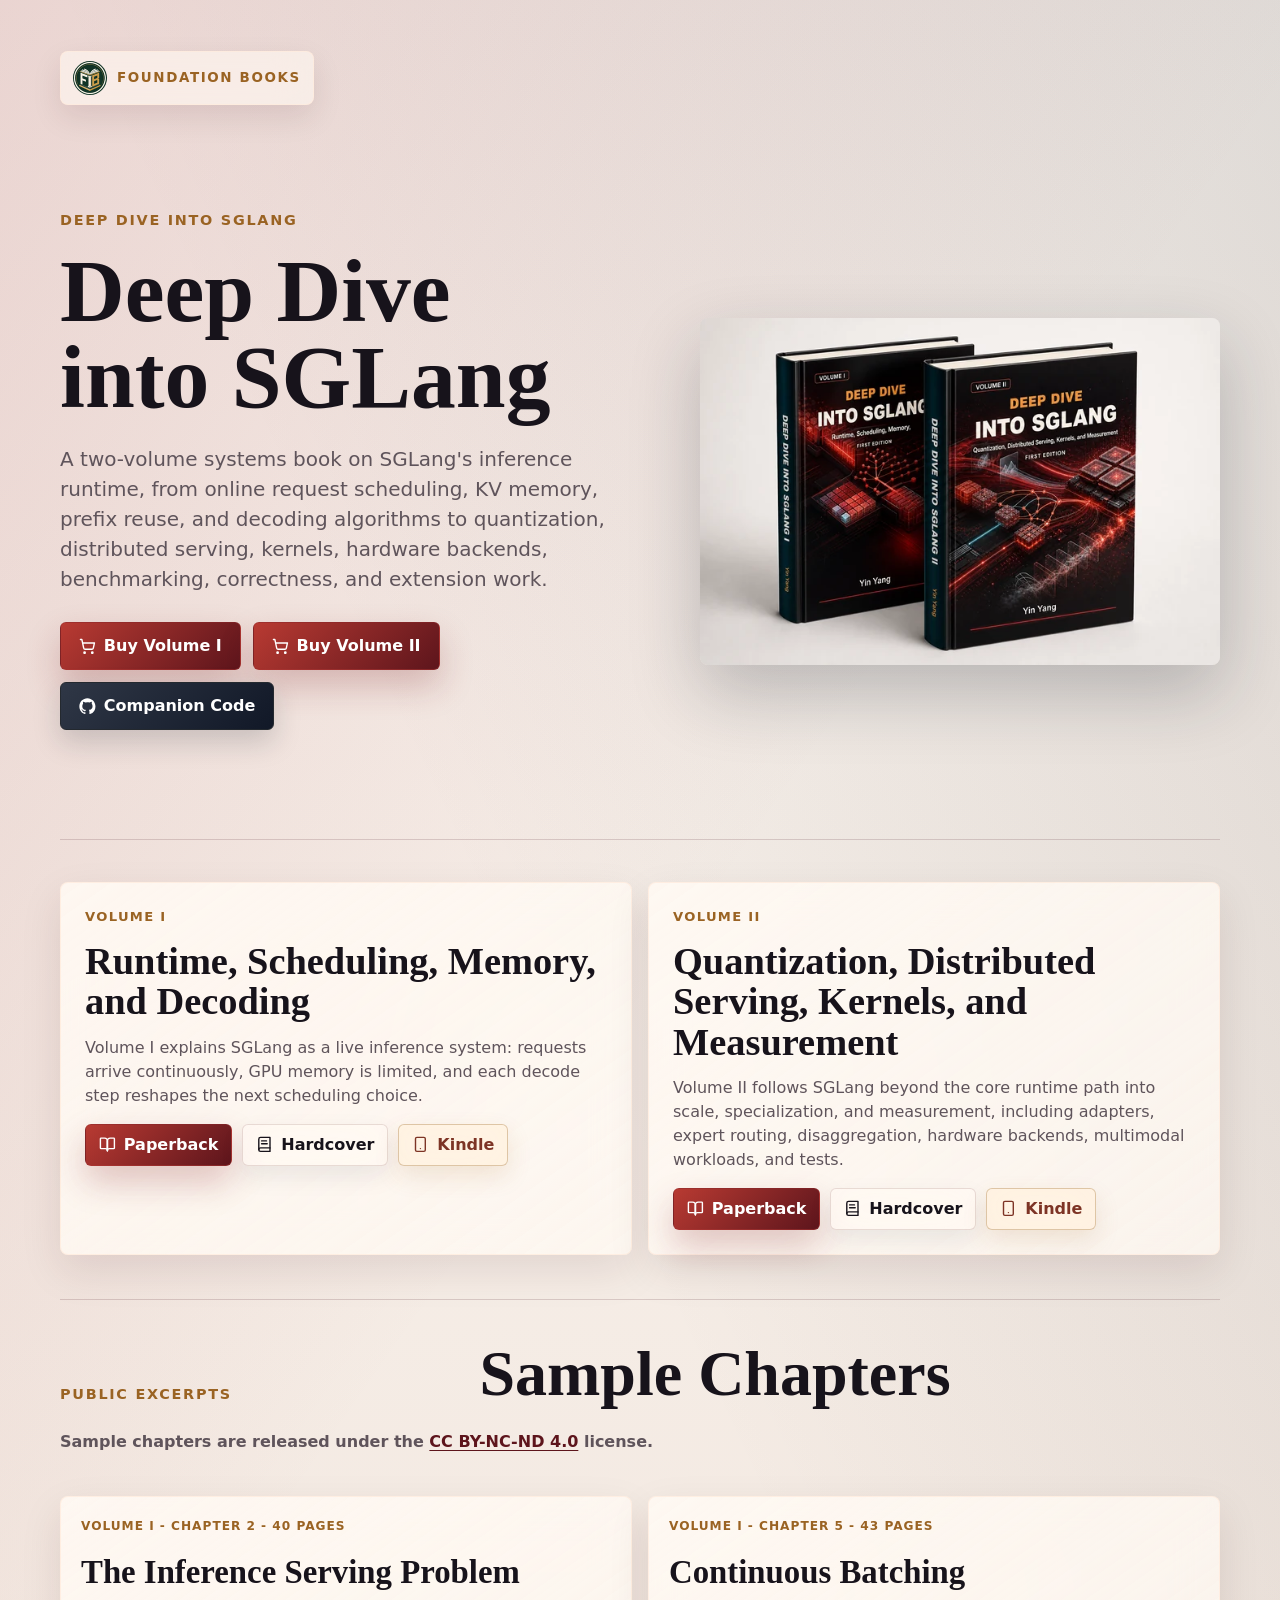
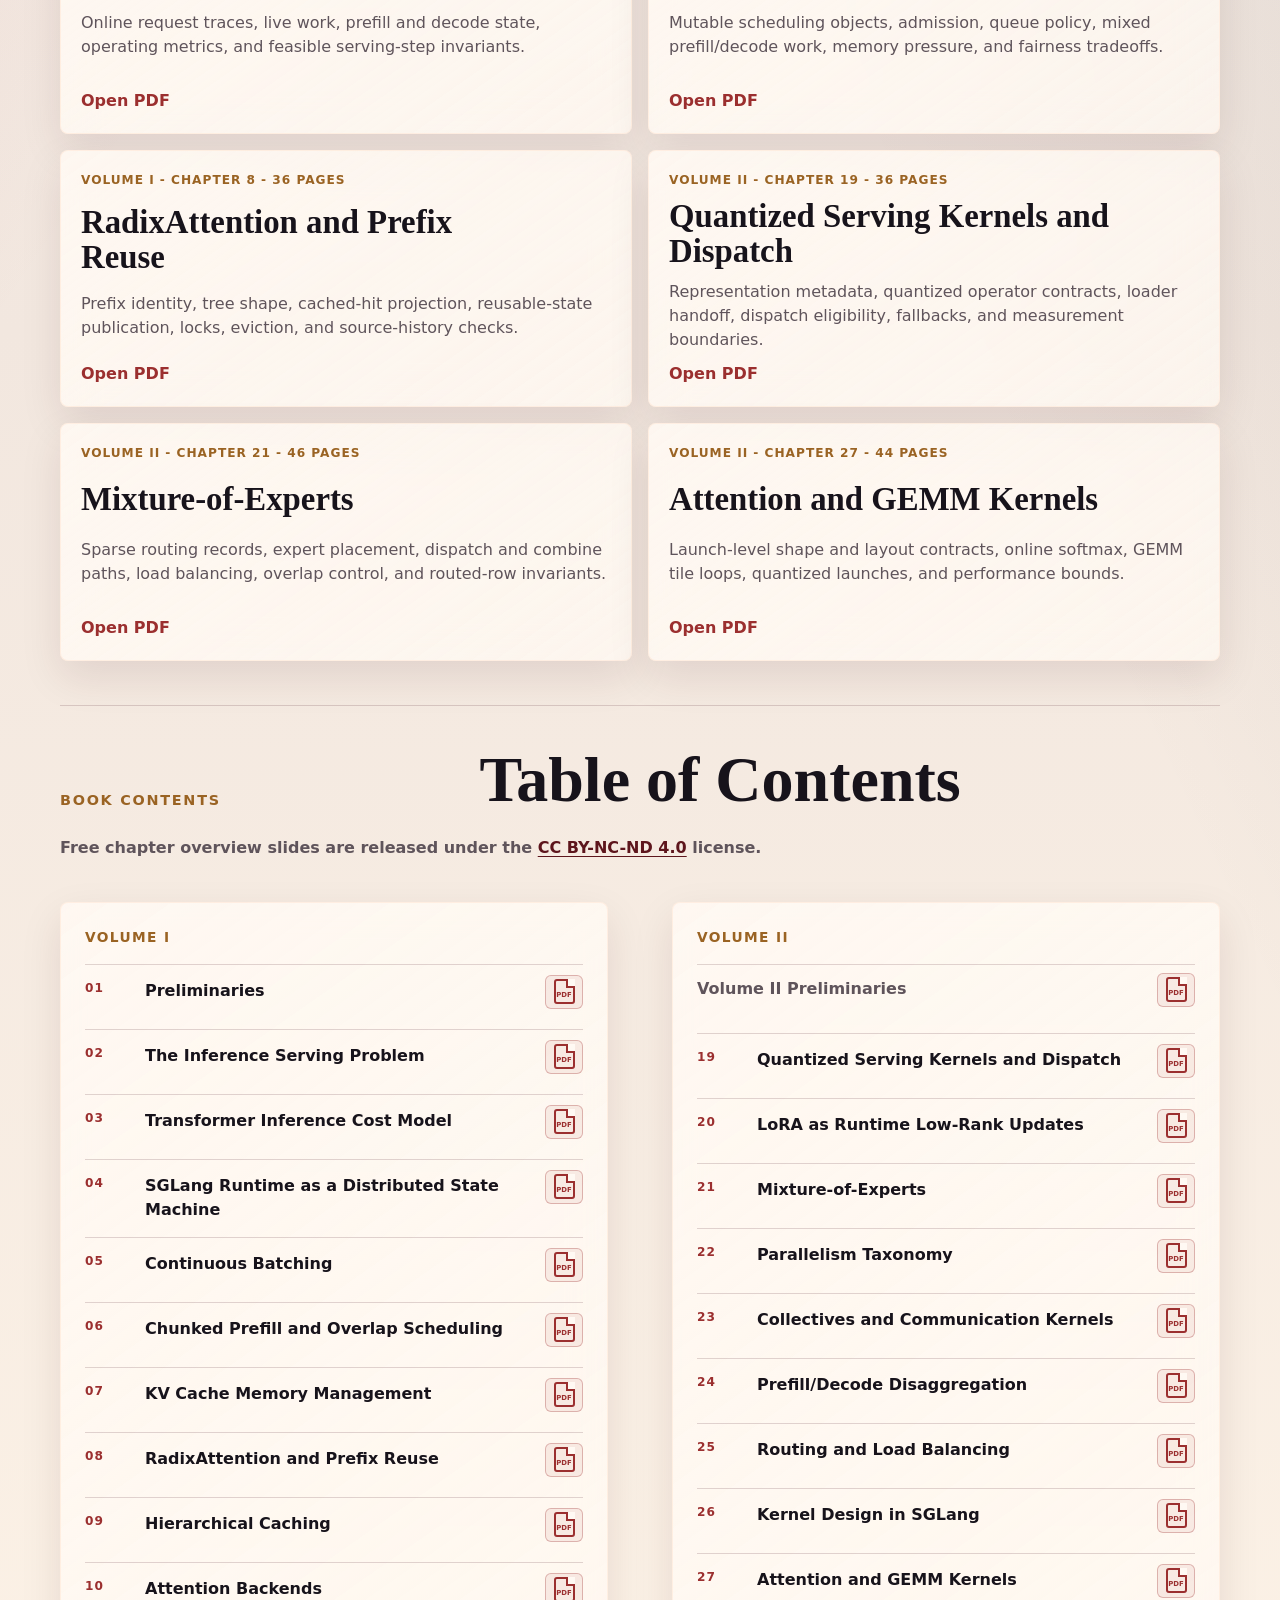
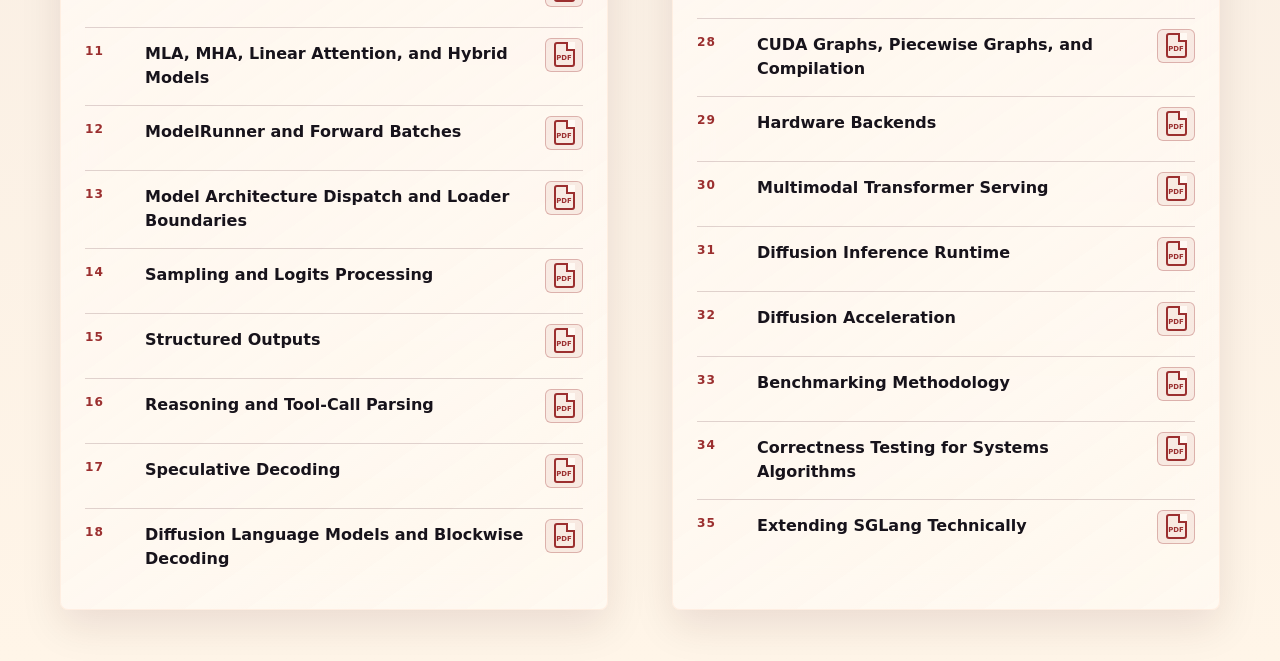
<file: deep-dive-into-sglang/index.html>
<!doctype html>
<html lang="en">
  <head>
    <meta charset="utf-8">
    <meta name="viewport" content="width=device-width, initial-scale=1">
    <title>Deep Dive into SGLang | Foundation Books</title>
    <meta
      name="description"
      content="Book page for Deep Dive into SGLang by Yin Yang, with Volume I and Volume II editions, sample pages, free chapter overview slides, table of contents, Amazon links, and shared companion code."
    >
    <meta property="og:title" content="Deep Dive into SGLang">
    <meta
      property="og:description"
      content="A Foundation Books two-volume systems book with free chapter overview slides on SGLang runtime, scheduling, memory, decoding, distributed serving, kernels, and measurement."
    >
    <meta property="og:type" content="book">
    <meta property="og:image" content="../assets/deep-dive-into-sglang-hardcover-imagegen-mockup-1200.jpg">
    <link rel="icon" type="image/png" sizes="96x96" href="../assets/foundation-books-logo-96.png">
    <link rel="apple-touch-icon" sizes="180x180" href="../assets/foundation-books-logo-180.png">
    <link rel="stylesheet" href="../styles.css?v=site-20260717-1">
  </head>
  <body class="sglang-site-theme">
    <main class="page book-page two-volume-page">
      <nav class="site-nav" aria-label="Site">
        <a class="site-brand" href="../">
          <img
            class="site-brand-logo"
            src="../assets/foundation-books-logo-68.png"
            srcset="
              ../assets/foundation-books-logo-68.png 68w,
              ../assets/foundation-books-logo-96.png 96w,
              ../assets/foundation-books-logo-152.png 152w
            "
            sizes="34px"
            alt=""
            width="68"
            height="68"
            decoding="async"
          >
          <span>Foundation Books</span>
        </a>
      </nav>

      <section class="hero" aria-labelledby="title">
        <div class="hero-copy">
          <p class="publisher">Deep Dive into SGLang</p>
          <h1 id="title">Deep Dive into SGLang</h1>
          <p class="subtitle">
            A two-volume systems book on SGLang's inference runtime, from online
            request scheduling, KV memory, prefix reuse, and decoding algorithms
            to quantization, distributed serving, kernels, hardware backends,
            benchmarking, correctness, and extension work.
          </p>
          <div class="actions" aria-label="Primary links">
            <a class="button primary" href="https://www.amazon.com/dp/B0H683JGV6">
              <svg
                class="button-icon"
                aria-hidden="true"
                viewBox="0 0 24 24"
                fill="none"
                stroke="currentColor"
                stroke-width="2"
                stroke-linecap="round"
                stroke-linejoin="round"
              >
                <circle cx="8" cy="21" r="1"></circle>
                <circle cx="19" cy="21" r="1"></circle>
                <path d="M2.05 2.05h2l2.66 12.42a2 2 0 0 0 2 1.58h9.78a2 2 0 0 0 1.95-1.57l1.65-7.43H5.12"></path>
              </svg>
              <span>Buy Volume I</span>
            </a>
            <a class="button primary" href="https://www.amazon.com/dp/B0H68315DK">
              <svg
                class="button-icon"
                aria-hidden="true"
                viewBox="0 0 24 24"
                fill="none"
                stroke="currentColor"
                stroke-width="2"
                stroke-linecap="round"
                stroke-linejoin="round"
              >
                <circle cx="8" cy="21" r="1"></circle>
                <circle cx="19" cy="21" r="1"></circle>
                <path d="M2.05 2.05h2l2.66 12.42a2 2 0 0 0 2 1.58h9.78a2 2 0 0 0 1.95-1.57l1.65-7.43H5.12"></path>
              </svg>
              <span>Buy Volume II</span>
            </a>
            <a
              class="button github"
              href="https://github.com/foundation-books/deep-dive-into-sglang-code"
            >
              <svg
                class="button-icon"
                aria-hidden="true"
                viewBox="0 0 24 24"
                fill="currentColor"
              >
                <path d="M12 .5C5.65.5.5 5.65.5 12c0 5.09 3.29 9.39 7.86 10.91.58.1.79-.25.79-.56v-2.16c-3.2.7-3.87-1.36-3.87-1.36-.52-1.33-1.28-1.69-1.28-1.69-1.05-.72.08-.71.08-.71 1.16.08 1.77 1.19 1.77 1.19 1.03 1.76 2.7 1.25 3.36.96.1-.75.4-1.25.73-1.54-2.55-.29-5.24-1.28-5.24-5.68 0-1.25.45-2.28 1.19-3.08-.12-.29-.52-1.46.11-3.04 0 0 .97-.31 3.17 1.18A10.9 10.9 0 0 1 12 6.02c.98 0 1.96.13 2.88.39 2.2-1.49 3.17-1.18 3.17-1.18.63 1.58.23 2.75.11 3.04.74.8 1.19 1.83 1.19 3.08 0 4.42-2.69 5.39-5.25 5.68.41.36.78 1.06.78 2.14v3.18c0 .31.21.67.79.56A11.51 11.51 0 0 0 23.5 12C23.5 5.65 18.35.5 12 .5Z"></path>
              </svg>
              <span>Companion Code</span>
            </a>
          </div>
        </div>
        <figure class="cover-stack hero-mockup">
          <picture>
            <source
              type="image/webp"
              srcset="
                ../assets/deep-dive-into-sglang-hardcover-imagegen-mockup-640.webp 640w,
                ../assets/deep-dive-into-sglang-hardcover-imagegen-mockup-920.webp 920w,
                ../assets/deep-dive-into-sglang-hardcover-imagegen-mockup-1200.webp 1200w,
                ../assets/deep-dive-into-sglang-hardcover-imagegen-mockup-1536.webp 1536w
              "
              sizes="(max-width: 460px) 420px, (max-width: 960px) 560px, 520px"
            >
            <img
              src="../assets/deep-dive-into-sglang-hardcover-imagegen-mockup-920.jpg"
              srcset="
                ../assets/deep-dive-into-sglang-hardcover-imagegen-mockup-640.jpg 640w,
                ../assets/deep-dive-into-sglang-hardcover-imagegen-mockup-920.jpg 920w,
                ../assets/deep-dive-into-sglang-hardcover-imagegen-mockup-1200.jpg 1200w,
                ../assets/deep-dive-into-sglang-hardcover-imagegen-mockup-1536.jpg 1536w
              "
              sizes="(max-width: 460px) 420px, (max-width: 960px) 560px, 520px"
              alt="Hardcover mockup of Deep Dive into SGLang Volume I and Volume II"
              width="920"
              height="613"
              decoding="async"
              fetchpriority="high"
            >
          </picture>
        </figure>
      </section>

      <section class="volume-grid" aria-label="Book editions">
        <article class="volume-card">
          <p class="volume-label">Volume I</p>
          <h2 class="volume-title">Runtime, Scheduling, Memory, and Decoding</h2>
          <p class="volume-description">
            Volume I explains SGLang as a live inference system: requests arrive
            continuously, GPU memory is limited, and each decode step reshapes
            the next scheduling choice.
          </p>
          <div class="volume-links" aria-label="Volume I purchase links">
            <a class="button primary" href="https://www.amazon.com/dp/B0H683JGV6">
              <svg
                class="button-icon"
                aria-hidden="true"
                viewBox="0 0 24 24"
                fill="none"
                stroke="currentColor"
                stroke-width="2"
                stroke-linecap="round"
                stroke-linejoin="round"
              >
                <path d="M12 7v14"></path>
                <path d="M3 18a1 1 0 0 1-1-1V4a1 1 0 0 1 1-1h5a4 4 0 0 1 4 4v14a3 3 0 0 0-3-3z"></path>
                <path d="M21 18a1 1 0 0 0 1-1V4a1 1 0 0 0-1-1h-5a4 4 0 0 0-4 4v14a3 3 0 0 1 3-3z"></path>
              </svg>
              <span>Paperback</span>
            </a>
            <a class="button secondary" href="https://www.amazon.com/dp/B0H685QH6K">
              <svg
                class="button-icon"
                aria-hidden="true"
                viewBox="0 0 24 24"
                fill="none"
                stroke="currentColor"
                stroke-width="2"
                stroke-linecap="round"
                stroke-linejoin="round"
              >
                <path d="M4 19.5A2.5 2.5 0 0 1 6.5 17H20"></path>
                <path d="M6.5 2H20v20H6.5A2.5 2.5 0 0 1 4 19.5v-15A2.5 2.5 0 0 1 6.5 2z"></path>
                <path d="M8 7h7"></path>
                <path d="M8 11h8"></path>
              </svg>
              <span>Hardcover</span>
            </a>
            <a class="button kindle" href="https://www.amazon.com/dp/B0HHFCFZD1">
              <svg
                class="button-icon"
                aria-hidden="true"
                viewBox="0 0 24 24"
                fill="none"
                stroke="currentColor"
                stroke-width="2"
                stroke-linecap="round"
                stroke-linejoin="round"
              >
                <rect width="14" height="20" x="5" y="2" rx="2" ry="2"></rect>
                <path d="M12 18h.01"></path>
              </svg>
              <span>Kindle</span>
            </a>
          </div>
        </article>
        <article class="volume-card">
          <p class="volume-label">Volume II</p>
          <h2 class="volume-title">Quantization, Distributed Serving, Kernels, and Measurement</h2>
          <p class="volume-description">
            Volume II follows SGLang beyond the core runtime path into scale,
            specialization, and measurement, including adapters, expert routing,
            disaggregation, hardware backends, multimodal workloads, and tests.
          </p>
          <div class="volume-links" aria-label="Volume II purchase links">
            <a class="button primary" href="https://www.amazon.com/dp/B0H68315DK">
              <svg
                class="button-icon"
                aria-hidden="true"
                viewBox="0 0 24 24"
                fill="none"
                stroke="currentColor"
                stroke-width="2"
                stroke-linecap="round"
                stroke-linejoin="round"
              >
                <path d="M12 7v14"></path>
                <path d="M3 18a1 1 0 0 1-1-1V4a1 1 0 0 1 1-1h5a4 4 0 0 1 4 4v14a3 3 0 0 0-3-3z"></path>
                <path d="M21 18a1 1 0 0 0 1-1V4a1 1 0 0 0-1-1h-5a4 4 0 0 0-4 4v14a3 3 0 0 1 3-3z"></path>
              </svg>
              <span>Paperback</span>
            </a>
            <a class="button secondary" href="https://www.amazon.com/dp/B0H6884YFP">
              <svg
                class="button-icon"
                aria-hidden="true"
                viewBox="0 0 24 24"
                fill="none"
                stroke="currentColor"
                stroke-width="2"
                stroke-linecap="round"
                stroke-linejoin="round"
              >
                <path d="M4 19.5A2.5 2.5 0 0 1 6.5 17H20"></path>
                <path d="M6.5 2H20v20H6.5A2.5 2.5 0 0 1 4 19.5v-15A2.5 2.5 0 0 1 6.5 2z"></path>
                <path d="M8 7h7"></path>
                <path d="M8 11h8"></path>
              </svg>
              <span>Hardcover</span>
            </a>
            <a class="button kindle" href="https://www.amazon.com/dp/B0HHFFWMB2">
              <svg
                class="button-icon"
                aria-hidden="true"
                viewBox="0 0 24 24"
                fill="none"
                stroke="currentColor"
                stroke-width="2"
                stroke-linecap="round"
                stroke-linejoin="round"
              >
                <rect width="14" height="20" x="5" y="2" rx="2" ry="2"></rect>
                <path d="M12 18h.01"></path>
              </svg>
              <span>Kindle</span>
            </a>
          </div>
        </article>
      </section>

      <section class="samples" aria-labelledby="sample-chapters">
        <div class="section-heading">
          <p class="publisher">Public excerpts</p>
          <h2 id="sample-chapters">Sample Chapters</h2>
        </div>
        <p class="license-note">
          Sample chapters are released under the
          <a href="https://creativecommons.org/licenses/by-nc-nd/4.0/">CC BY-NC-ND 4.0</a>
          license.
        </p>
        <div class="sample-list">
          <a
            class="sample-card"
            href="sample-chapters/the-inference-serving-problem.pdf"
          >
            <span class="sample-meta">Volume I - Chapter 2 - 40 pages</span>
            <span class="sample-title">The Inference Serving Problem</span>
            <span class="sample-description">
              Online request traces, live work, prefill and decode state,
              operating metrics, and feasible serving-step invariants.
            </span>
            <span class="sample-action">Open PDF</span>
          </a>
          <a
            class="sample-card"
            href="sample-chapters/continuous-batching.pdf"
          >
            <span class="sample-meta">Volume I - Chapter 5 - 43 pages</span>
            <span class="sample-title">Continuous Batching</span>
            <span class="sample-description">
              Mutable scheduling objects, admission, queue policy, mixed
              prefill/decode work, memory pressure, and fairness tradeoffs.
            </span>
            <span class="sample-action">Open PDF</span>
          </a>
          <a
            class="sample-card"
            href="sample-chapters/radixattention-and-prefix-reuse.pdf"
          >
            <span class="sample-meta">Volume I - Chapter 8 - 36 pages</span>
            <span class="sample-title">RadixAttention and Prefix Reuse</span>
            <span class="sample-description">
              Prefix identity, tree shape, cached-hit projection, reusable-state
              publication, locks, eviction, and source-history checks.
            </span>
            <span class="sample-action">Open PDF</span>
          </a>
          <a
            class="sample-card"
            href="sample-chapters/quantized-serving-kernels-and-dispatch.pdf"
          >
            <span class="sample-meta">Volume II - Chapter 19 - 36 pages</span>
            <span class="sample-title">Quantized Serving Kernels and Dispatch</span>
            <span class="sample-description">
              Representation metadata, quantized operator contracts, loader
              handoff, dispatch eligibility, fallbacks, and measurement
              boundaries.
            </span>
            <span class="sample-action">Open PDF</span>
          </a>
          <a
            class="sample-card"
            href="sample-chapters/mixture-of-experts.pdf"
          >
            <span class="sample-meta">Volume II - Chapter 21 - 46 pages</span>
            <span class="sample-title">Mixture-of-Experts</span>
            <span class="sample-description">
              Sparse routing records, expert placement, dispatch and combine
              paths, load balancing, overlap control, and routed-row invariants.
            </span>
            <span class="sample-action">Open PDF</span>
          </a>
          <a
            class="sample-card"
            href="sample-chapters/attention-and-gemm-kernels.pdf"
          >
            <span class="sample-meta">Volume II - Chapter 27 - 44 pages</span>
            <span class="sample-title">Attention and GEMM Kernels</span>
            <span class="sample-description">
              Launch-level shape and layout contracts, online softmax, GEMM tile
              loops, quantized launches, and performance bounds.
            </span>
            <span class="sample-action">Open PDF</span>
          </a>
        </div>
      </section>

      <section class="contents" aria-labelledby="contents-title">
        <div class="section-heading">
          <p class="publisher">Book contents</p>
          <h2 id="contents-title">Table of Contents</h2>
        </div>
        <p class="license-note">
          Free chapter overview slides are released under the
          <a href="https://creativecommons.org/licenses/by-nc-nd/4.0/">CC BY-NC-ND 4.0</a>
          license.
        </p>
        <div class="toc-grid">
          <div class="toc-volume">
            <h3>Volume I</h3>
            <ol class="toc-list">
              <li>
                <div class="toc-entry">
                  <span class="toc-title">Preliminaries</span>
                  <a class="toc-slide-link" href="chapter-overview-slides/chapter-01-preliminaries.pdf" aria-label="Open Chapter 1 overview slides PDF: Preliminaries" title="Overview slides PDF">
                    <span class="toc-slide-icon" aria-hidden="true">PDF</span>
                  </a>
                </div>
              </li>
              <li>
                <div class="toc-entry">
                  <span class="toc-title">The Inference Serving Problem</span>
                  <a class="toc-slide-link" href="chapter-overview-slides/chapter-02-the-inference-serving-problem.pdf" aria-label="Open Chapter 2 overview slides PDF: The Inference Serving Problem" title="Overview slides PDF">
                    <span class="toc-slide-icon" aria-hidden="true">PDF</span>
                  </a>
                </div>
              </li>
              <li>
                <div class="toc-entry">
                  <span class="toc-title">Transformer Inference Cost Model</span>
                  <a class="toc-slide-link" href="chapter-overview-slides/chapter-03-transformer-inference-cost-model.pdf" aria-label="Open Chapter 3 overview slides PDF: Transformer Inference Cost Model" title="Overview slides PDF">
                    <span class="toc-slide-icon" aria-hidden="true">PDF</span>
                  </a>
                </div>
              </li>
              <li>
                <div class="toc-entry">
                  <span class="toc-title">SGLang Runtime as a Distributed State Machine</span>
                  <a class="toc-slide-link" href="chapter-overview-slides/chapter-04-sglang-runtime-as-a-distributed-state-machine.pdf" aria-label="Open Chapter 4 overview slides PDF: SGLang Runtime as a Distributed State Machine" title="Overview slides PDF">
                    <span class="toc-slide-icon" aria-hidden="true">PDF</span>
                  </a>
                </div>
              </li>
              <li>
                <div class="toc-entry">
                  <span class="toc-title">Continuous Batching</span>
                  <a class="toc-slide-link" href="chapter-overview-slides/chapter-05-continuous-batching.pdf" aria-label="Open Chapter 5 overview slides PDF: Continuous Batching" title="Overview slides PDF">
                    <span class="toc-slide-icon" aria-hidden="true">PDF</span>
                  </a>
                </div>
              </li>
              <li>
                <div class="toc-entry">
                  <span class="toc-title">Chunked Prefill and Overlap Scheduling</span>
                  <a class="toc-slide-link" href="chapter-overview-slides/chapter-06-chunked-prefill-and-overlap-scheduling.pdf" aria-label="Open Chapter 6 overview slides PDF: Chunked Prefill and Overlap Scheduling" title="Overview slides PDF">
                    <span class="toc-slide-icon" aria-hidden="true">PDF</span>
                  </a>
                </div>
              </li>
              <li>
                <div class="toc-entry">
                  <span class="toc-title">KV Cache Memory Management</span>
                  <a class="toc-slide-link" href="chapter-overview-slides/chapter-07-kv-cache-memory-management.pdf" aria-label="Open Chapter 7 overview slides PDF: KV Cache Memory Management" title="Overview slides PDF">
                    <span class="toc-slide-icon" aria-hidden="true">PDF</span>
                  </a>
                </div>
              </li>
              <li>
                <div class="toc-entry">
                  <span class="toc-title">RadixAttention and Prefix Reuse</span>
                  <a class="toc-slide-link" href="chapter-overview-slides/chapter-08-radixattention-and-prefix-reuse.pdf" aria-label="Open Chapter 8 overview slides PDF: RadixAttention and Prefix Reuse" title="Overview slides PDF">
                    <span class="toc-slide-icon" aria-hidden="true">PDF</span>
                  </a>
                </div>
              </li>
              <li>
                <div class="toc-entry">
                  <span class="toc-title">Hierarchical Caching</span>
                  <a class="toc-slide-link" href="chapter-overview-slides/chapter-09-hierarchical-caching.pdf" aria-label="Open Chapter 9 overview slides PDF: Hierarchical Caching" title="Overview slides PDF">
                    <span class="toc-slide-icon" aria-hidden="true">PDF</span>
                  </a>
                </div>
              </li>
              <li>
                <div class="toc-entry">
                  <span class="toc-title">Attention Backends</span>
                  <a class="toc-slide-link" href="chapter-overview-slides/chapter-10-attention-backends.pdf" aria-label="Open Chapter 10 overview slides PDF: Attention Backends" title="Overview slides PDF">
                    <span class="toc-slide-icon" aria-hidden="true">PDF</span>
                  </a>
                </div>
              </li>
              <li>
                <div class="toc-entry">
                  <span class="toc-title">MLA, MHA, Linear Attention, and Hybrid Models</span>
                  <a class="toc-slide-link" href="chapter-overview-slides/chapter-11-mla-mha-linear-attention-and-hybrid-models.pdf" aria-label="Open Chapter 11 overview slides PDF: MLA, MHA, Linear Attention, and Hybrid Models" title="Overview slides PDF">
                    <span class="toc-slide-icon" aria-hidden="true">PDF</span>
                  </a>
                </div>
              </li>
              <li>
                <div class="toc-entry">
                  <span class="toc-title">ModelRunner and Forward Batches</span>
                  <a class="toc-slide-link" href="chapter-overview-slides/chapter-12-modelrunner-and-forward-batches.pdf" aria-label="Open Chapter 12 overview slides PDF: ModelRunner and Forward Batches" title="Overview slides PDF">
                    <span class="toc-slide-icon" aria-hidden="true">PDF</span>
                  </a>
                </div>
              </li>
              <li>
                <div class="toc-entry">
                  <span class="toc-title">Model Architecture Dispatch and Loader Boundaries</span>
                  <a class="toc-slide-link" href="chapter-overview-slides/chapter-13-model-architecture-dispatch-and-loader-boundaries.pdf" aria-label="Open Chapter 13 overview slides PDF: Model Architecture Dispatch and Loader Boundaries" title="Overview slides PDF">
                    <span class="toc-slide-icon" aria-hidden="true">PDF</span>
                  </a>
                </div>
              </li>
              <li>
                <div class="toc-entry">
                  <span class="toc-title">Sampling and Logits Processing</span>
                  <a class="toc-slide-link" href="chapter-overview-slides/chapter-14-sampling-and-logits-processing.pdf" aria-label="Open Chapter 14 overview slides PDF: Sampling and Logits Processing" title="Overview slides PDF">
                    <span class="toc-slide-icon" aria-hidden="true">PDF</span>
                  </a>
                </div>
              </li>
              <li>
                <div class="toc-entry">
                  <span class="toc-title">Structured Outputs</span>
                  <a class="toc-slide-link" href="chapter-overview-slides/chapter-15-structured-outputs.pdf" aria-label="Open Chapter 15 overview slides PDF: Structured Outputs" title="Overview slides PDF">
                    <span class="toc-slide-icon" aria-hidden="true">PDF</span>
                  </a>
                </div>
              </li>
              <li>
                <div class="toc-entry">
                  <span class="toc-title">Reasoning and Tool-Call Parsing</span>
                  <a class="toc-slide-link" href="chapter-overview-slides/chapter-16-reasoning-and-tool-call-parsing.pdf" aria-label="Open Chapter 16 overview slides PDF: Reasoning and Tool-Call Parsing" title="Overview slides PDF">
                    <span class="toc-slide-icon" aria-hidden="true">PDF</span>
                  </a>
                </div>
              </li>
              <li>
                <div class="toc-entry">
                  <span class="toc-title">Speculative Decoding</span>
                  <a class="toc-slide-link" href="chapter-overview-slides/chapter-17-speculative-decoding.pdf" aria-label="Open Chapter 17 overview slides PDF: Speculative Decoding" title="Overview slides PDF">
                    <span class="toc-slide-icon" aria-hidden="true">PDF</span>
                  </a>
                </div>
              </li>
              <li>
                <div class="toc-entry">
                  <span class="toc-title">Diffusion Language Models and Blockwise Decoding</span>
                  <a class="toc-slide-link" href="chapter-overview-slides/chapter-18-diffusion-language-models-and-blockwise-decoding.pdf" aria-label="Open Chapter 18 overview slides PDF: Diffusion Language Models and Blockwise Decoding" title="Overview slides PDF">
                    <span class="toc-slide-icon" aria-hidden="true">PDF</span>
                  </a>
                </div>
              </li>
            </ol>
          </div>
          <div class="toc-volume">
            <h3>Volume II</h3>
            <div class="toc-bridge">
              <div class="toc-entry">
                <span class="toc-title">Volume II Preliminaries</span>
                <a class="toc-slide-link" href="chapter-overview-slides/volume-ii-preliminaries.pdf" aria-label="Open Volume II Preliminaries overview slides PDF" title="Overview slides PDF">
                  <span class="toc-slide-icon" aria-hidden="true">PDF</span>
                </a>
              </div>
            </div>
            <ol class="toc-list" style="--chapter-start: 18">
              <li>
                <div class="toc-entry">
                  <span class="toc-title">Quantized Serving Kernels and Dispatch</span>
                  <a class="toc-slide-link" href="chapter-overview-slides/chapter-19-quantized-serving-kernels-and-dispatch.pdf" aria-label="Open Chapter 19 overview slides PDF: Quantized Serving Kernels and Dispatch" title="Overview slides PDF">
                    <span class="toc-slide-icon" aria-hidden="true">PDF</span>
                  </a>
                </div>
              </li>
              <li>
                <div class="toc-entry">
                  <span class="toc-title">LoRA as Runtime Low-Rank Updates</span>
                  <a class="toc-slide-link" href="chapter-overview-slides/chapter-20-lora-as-runtime-low-rank-updates.pdf" aria-label="Open Chapter 20 overview slides PDF: LoRA as Runtime Low-Rank Updates" title="Overview slides PDF">
                    <span class="toc-slide-icon" aria-hidden="true">PDF</span>
                  </a>
                </div>
              </li>
              <li>
                <div class="toc-entry">
                  <span class="toc-title">Mixture-of-Experts</span>
                  <a class="toc-slide-link" href="chapter-overview-slides/chapter-21-mixture-of-experts.pdf" aria-label="Open Chapter 21 overview slides PDF: Mixture-of-Experts" title="Overview slides PDF">
                    <span class="toc-slide-icon" aria-hidden="true">PDF</span>
                  </a>
                </div>
              </li>
              <li>
                <div class="toc-entry">
                  <span class="toc-title">Parallelism Taxonomy</span>
                  <a class="toc-slide-link" href="chapter-overview-slides/chapter-22-parallelism-taxonomy.pdf" aria-label="Open Chapter 22 overview slides PDF: Parallelism Taxonomy" title="Overview slides PDF">
                    <span class="toc-slide-icon" aria-hidden="true">PDF</span>
                  </a>
                </div>
              </li>
              <li>
                <div class="toc-entry">
                  <span class="toc-title">Collectives and Communication Kernels</span>
                  <a class="toc-slide-link" href="chapter-overview-slides/chapter-23-collectives-and-communication-kernels.pdf" aria-label="Open Chapter 23 overview slides PDF: Collectives and Communication Kernels" title="Overview slides PDF">
                    <span class="toc-slide-icon" aria-hidden="true">PDF</span>
                  </a>
                </div>
              </li>
              <li>
                <div class="toc-entry">
                  <span class="toc-title">Prefill/Decode Disaggregation</span>
                  <a class="toc-slide-link" href="chapter-overview-slides/chapter-24-prefill-decode-disaggregation.pdf" aria-label="Open Chapter 24 overview slides PDF: Prefill/Decode Disaggregation" title="Overview slides PDF">
                    <span class="toc-slide-icon" aria-hidden="true">PDF</span>
                  </a>
                </div>
              </li>
              <li>
                <div class="toc-entry">
                  <span class="toc-title">Routing and Load Balancing</span>
                  <a class="toc-slide-link" href="chapter-overview-slides/chapter-25-routing-and-load-balancing.pdf" aria-label="Open Chapter 25 overview slides PDF: Routing and Load Balancing" title="Overview slides PDF">
                    <span class="toc-slide-icon" aria-hidden="true">PDF</span>
                  </a>
                </div>
              </li>
              <li>
                <div class="toc-entry">
                  <span class="toc-title">Kernel Design in SGLang</span>
                  <a class="toc-slide-link" href="chapter-overview-slides/chapter-26-kernel-design-in-sglang.pdf" aria-label="Open Chapter 26 overview slides PDF: Kernel Design in SGLang" title="Overview slides PDF">
                    <span class="toc-slide-icon" aria-hidden="true">PDF</span>
                  </a>
                </div>
              </li>
              <li>
                <div class="toc-entry">
                  <span class="toc-title">Attention and GEMM Kernels</span>
                  <a class="toc-slide-link" href="chapter-overview-slides/chapter-27-attention-and-gemm-kernels.pdf" aria-label="Open Chapter 27 overview slides PDF: Attention and GEMM Kernels" title="Overview slides PDF">
                    <span class="toc-slide-icon" aria-hidden="true">PDF</span>
                  </a>
                </div>
              </li>
              <li>
                <div class="toc-entry">
                  <span class="toc-title">CUDA Graphs, Piecewise Graphs, and Compilation</span>
                  <a class="toc-slide-link" href="chapter-overview-slides/chapter-28-cuda-graphs-piecewise-graphs-and-compilation.pdf" aria-label="Open Chapter 28 overview slides PDF: CUDA Graphs, Piecewise Graphs, and Compilation" title="Overview slides PDF">
                    <span class="toc-slide-icon" aria-hidden="true">PDF</span>
                  </a>
                </div>
              </li>
              <li>
                <div class="toc-entry">
                  <span class="toc-title">Hardware Backends</span>
                  <a class="toc-slide-link" href="chapter-overview-slides/chapter-29-hardware-backends.pdf" aria-label="Open Chapter 29 overview slides PDF: Hardware Backends" title="Overview slides PDF">
                    <span class="toc-slide-icon" aria-hidden="true">PDF</span>
                  </a>
                </div>
              </li>
              <li>
                <div class="toc-entry">
                  <span class="toc-title">Multimodal Transformer Serving</span>
                  <a class="toc-slide-link" href="chapter-overview-slides/chapter-30-multimodal-transformer-serving.pdf" aria-label="Open Chapter 30 overview slides PDF: Multimodal Transformer Serving" title="Overview slides PDF">
                    <span class="toc-slide-icon" aria-hidden="true">PDF</span>
                  </a>
                </div>
              </li>
              <li>
                <div class="toc-entry">
                  <span class="toc-title">Diffusion Inference Runtime</span>
                  <a class="toc-slide-link" href="chapter-overview-slides/chapter-31-diffusion-inference-runtime.pdf" aria-label="Open Chapter 31 overview slides PDF: Diffusion Inference Runtime" title="Overview slides PDF">
                    <span class="toc-slide-icon" aria-hidden="true">PDF</span>
                  </a>
                </div>
              </li>
              <li>
                <div class="toc-entry">
                  <span class="toc-title">Diffusion Acceleration</span>
                  <a class="toc-slide-link" href="chapter-overview-slides/chapter-32-diffusion-acceleration.pdf" aria-label="Open Chapter 32 overview slides PDF: Diffusion Acceleration" title="Overview slides PDF">
                    <span class="toc-slide-icon" aria-hidden="true">PDF</span>
                  </a>
                </div>
              </li>
              <li>
                <div class="toc-entry">
                  <span class="toc-title">Benchmarking Methodology</span>
                  <a class="toc-slide-link" href="chapter-overview-slides/chapter-33-benchmarking-methodology.pdf" aria-label="Open Chapter 33 overview slides PDF: Benchmarking Methodology" title="Overview slides PDF">
                    <span class="toc-slide-icon" aria-hidden="true">PDF</span>
                  </a>
                </div>
              </li>
              <li>
                <div class="toc-entry">
                  <span class="toc-title">Correctness Testing for Systems Algorithms</span>
                  <a class="toc-slide-link" href="chapter-overview-slides/chapter-34-correctness-testing-for-systems-algorithms.pdf" aria-label="Open Chapter 34 overview slides PDF: Correctness Testing for Systems Algorithms" title="Overview slides PDF">
                    <span class="toc-slide-icon" aria-hidden="true">PDF</span>
                  </a>
                </div>
              </li>
              <li>
                <div class="toc-entry">
                  <span class="toc-title">Extending SGLang Technically</span>
                  <a class="toc-slide-link" href="chapter-overview-slides/chapter-35-extending-sglang-technically.pdf" aria-label="Open Chapter 35 overview slides PDF: Extending SGLang Technically" title="Overview slides PDF">
                    <span class="toc-slide-icon" aria-hidden="true">PDF</span>
                  </a>
                </div>
              </li>
            </ol>
          </div>
        </div>
      </section>
    </main>
  </body>
</html>
</file>
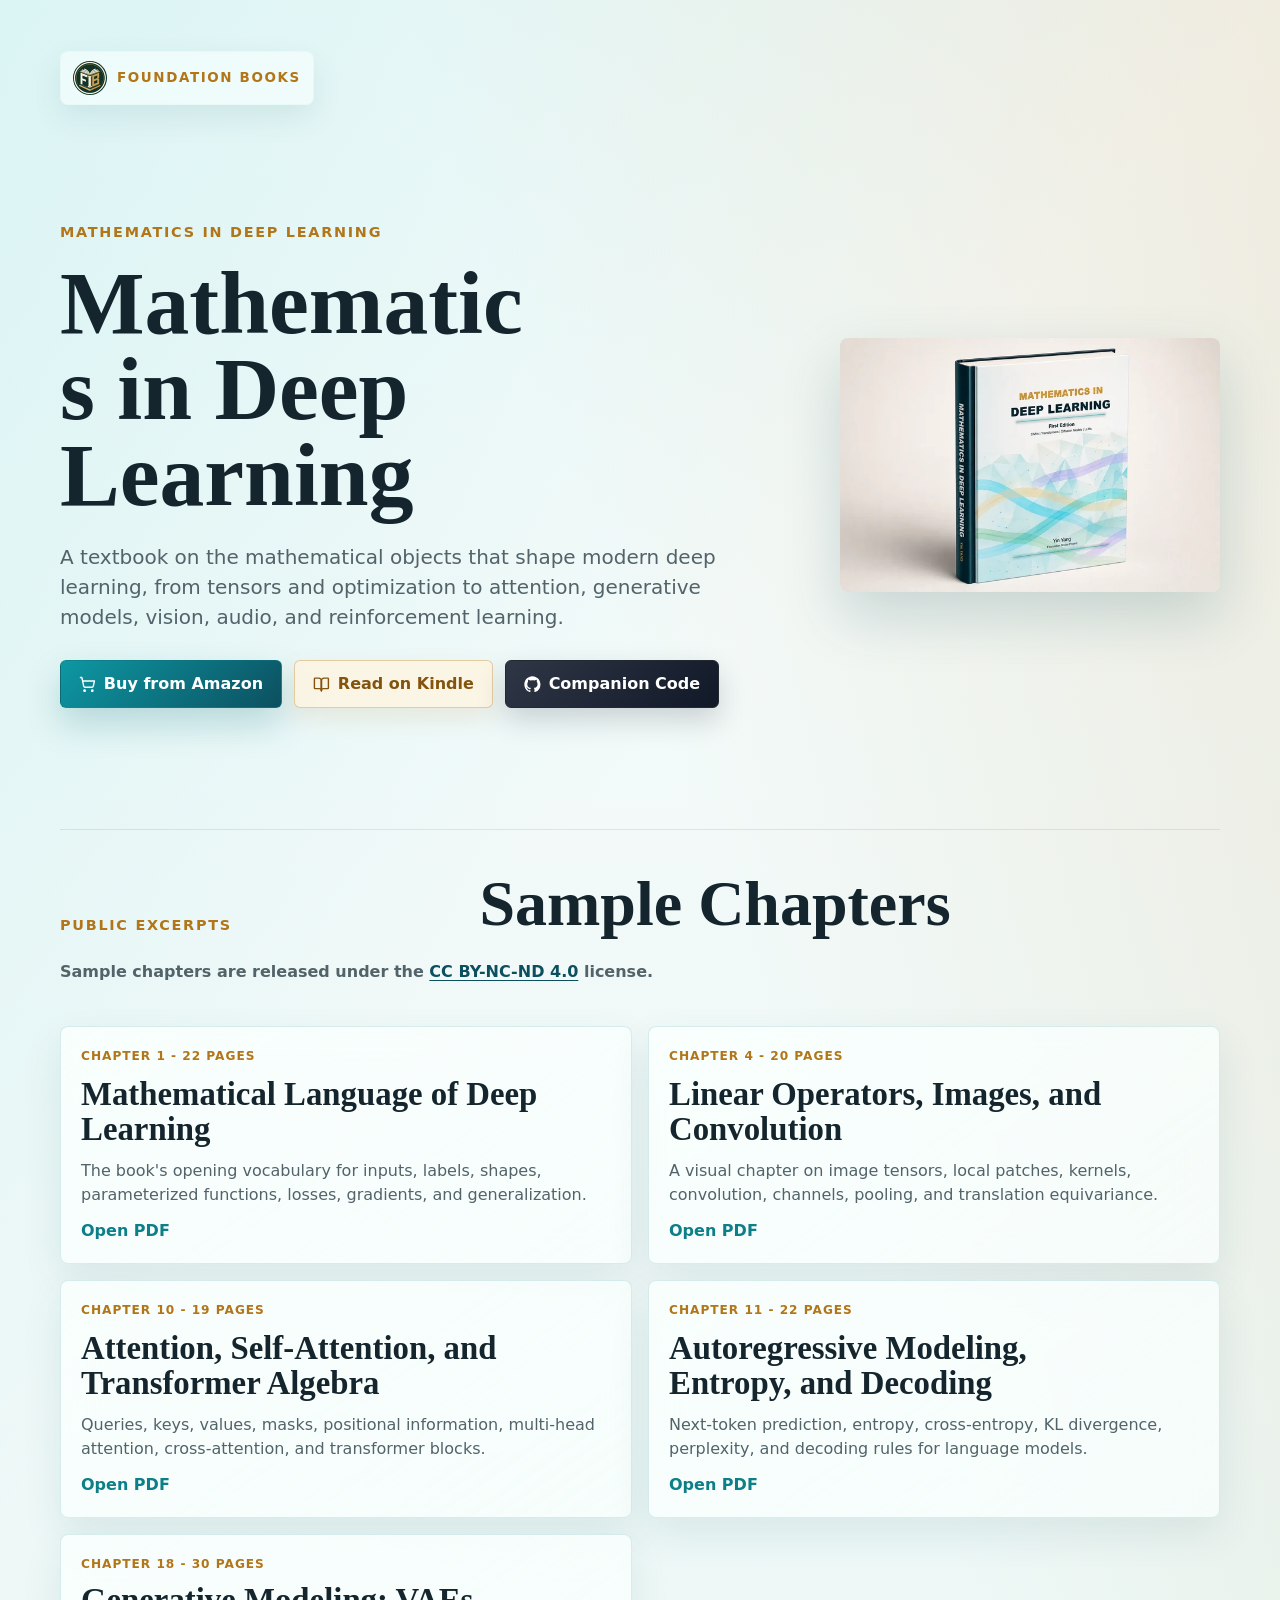
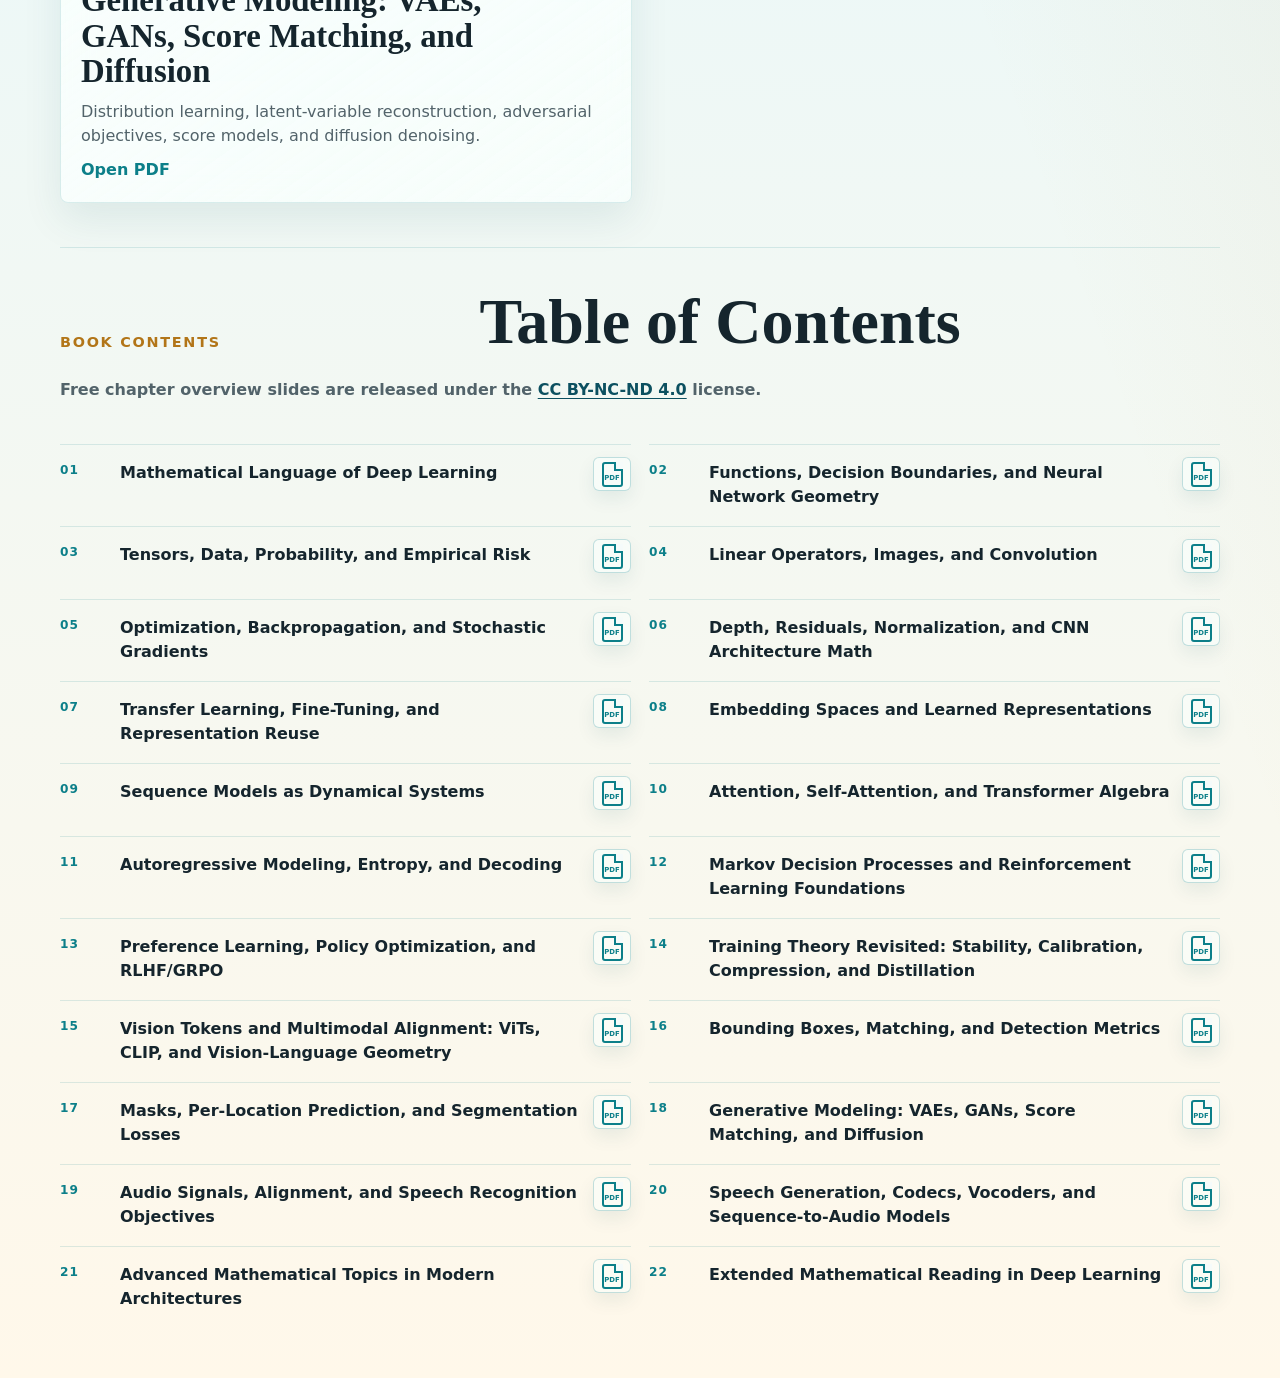
<file: mathematics-in-deep-learning/index.html>
<!doctype html>
<html lang="en">
  <head>
    <meta charset="utf-8">
    <meta name="viewport" content="width=device-width, initial-scale=1">
    <title>Mathematics in Deep Learning | Foundation Books</title>
    <meta
      name="description"
      content="Book page for Mathematics in Deep Learning by Yin Yang, with sample chapters, free chapter overview slides, table of contents, Amazon, and companion code."
    >
    <meta property="og:title" content="Mathematics in Deep Learning">
    <meta
      property="og:description"
      content="A Foundation Books textbook page with sample chapters, free chapter overview slides, table of contents, Amazon, and companion code."
    >
    <meta property="og:type" content="book">
    <meta property="og:image" content="../assets/mathematics-in-deep-learning-hardcover-imagegen-mockup-1200.jpg">
    <link rel="icon" type="image/png" sizes="96x96" href="../assets/foundation-books-logo-96.png">
    <link rel="apple-touch-icon" sizes="180x180" href="../assets/foundation-books-logo-180.png">
    <link rel="stylesheet" href="../styles.css?v=mdl-hardcover-hero-20260717-2">
  </head>
  <body class="mdl-site-theme">
    <main class="page book-page">
      <nav class="site-nav" aria-label="Site">
        <a class="site-brand" href="../">
          <img
            class="site-brand-logo"
            src="../assets/foundation-books-logo-68.png"
            srcset="
              ../assets/foundation-books-logo-68.png 68w,
              ../assets/foundation-books-logo-96.png 96w,
              ../assets/foundation-books-logo-152.png 152w
            "
            sizes="34px"
            alt=""
            width="68"
            height="68"
            decoding="async"
          >
          <span>Foundation Books</span>
        </a>
      </nav>
      <section class="hero mdl-hardcover-hero" aria-labelledby="title">
        <div class="hero-copy">
          <p class="publisher">Mathematics in Deep Learning</p>
          <h1 id="title">Mathematics in Deep Learning</h1>
          <p class="subtitle">
            A textbook on the mathematical objects that shape modern deep
            learning, from tensors and optimization to attention, generative
            models, vision, audio, and reinforcement learning.
          </p>
          <div class="actions" aria-label="Primary links">
            <a
              class="button primary"
              href="https://www.amazon.com/dp/B0H1ZZHDT2"
            >
              <svg
                class="button-icon"
                aria-hidden="true"
                viewBox="0 0 24 24"
                fill="none"
                stroke="currentColor"
                stroke-width="2"
                stroke-linecap="round"
                stroke-linejoin="round"
              >
                <circle cx="8" cy="21" r="1"></circle>
                <circle cx="19" cy="21" r="1"></circle>
                <path d="M2.05 2.05h2l2.66 12.42a2 2 0 0 0 2 1.58h9.78a2 2 0 0 0 1.95-1.57l1.65-7.43H5.12"></path>
              </svg>
              <span>Buy from Amazon</span>
            </a>
            <a
              class="button kindle"
              href="https://www.amazon.com/dp/B0GX32M8SP"
            >
              <svg
                class="button-icon"
                aria-hidden="true"
                viewBox="0 0 24 24"
                fill="none"
                stroke="currentColor"
                stroke-width="2"
                stroke-linecap="round"
                stroke-linejoin="round"
              >
                <path d="M12 7v14"></path>
                <path d="M3 18a1 1 0 0 1-1-1V4a1 1 0 0 1 1-1h5a4 4 0 0 1 4 4v14a3 3 0 0 0-3-3z"></path>
                <path d="M21 18a1 1 0 0 0 1-1V4a1 1 0 0 0-1-1h-5a4 4 0 0 0-4 4v14a3 3 0 0 1 3-3z"></path>
              </svg>
              <span>Read on Kindle</span>
            </a>
            <a
              class="button github"
              href="https://github.com/foundation-books/mathematics-in-deep-learning-code"
            >
              <svg
                class="button-icon"
                aria-hidden="true"
                viewBox="0 0 24 24"
                fill="currentColor"
              >
                <path d="M12 .5C5.65.5.5 5.65.5 12c0 5.09 3.29 9.39 7.86 10.91.58.1.79-.25.79-.56v-2.16c-3.2.7-3.87-1.36-3.87-1.36-.52-1.33-1.28-1.69-1.28-1.69-1.05-.72.08-.71.08-.71 1.16.08 1.77 1.19 1.77 1.19 1.03 1.76 2.7 1.25 3.36.96.1-.75.4-1.25.73-1.54-2.55-.29-5.24-1.28-5.24-5.68 0-1.25.45-2.28 1.19-3.08-.12-.29-.52-1.46.11-3.04 0 0 .97-.31 3.17 1.18A10.9 10.9 0 0 1 12 6.02c.98 0 1.96.13 2.88.39 2.2-1.49 3.17-1.18 3.17-1.18.63 1.58.23 2.75.11 3.04.74.8 1.19 1.83 1.19 3.08 0 4.42-2.69 5.39-5.25 5.68.41.36.78 1.06.78 2.14v3.18c0 .31.21.67.79.56A11.51 11.51 0 0 0 23.5 12C23.5 5.65 18.35.5 12 .5Z"></path>
              </svg>
              <span>Companion Code</span>
            </a>
          </div>
        </div>
        <figure class="cover-panel hero-mockup mdl-hardcover-showcase">
          <picture>
            <source
              type="image/webp"
              srcset="
                ../assets/mathematics-in-deep-learning-hardcover-imagegen-mockup-640.webp 640w,
                ../assets/mathematics-in-deep-learning-hardcover-imagegen-mockup-920.webp 920w,
                ../assets/mathematics-in-deep-learning-hardcover-imagegen-mockup-1200.webp 1200w,
                ../assets/mathematics-in-deep-learning-hardcover-imagegen-mockup-1536.webp 1536w
              "
              sizes="(max-width: 460px) 280px, 380px"
            >
            <img
              src="../assets/mathematics-in-deep-learning-hardcover-imagegen-mockup-920.jpg"
              srcset="
                ../assets/mathematics-in-deep-learning-hardcover-imagegen-mockup-640.jpg 640w,
                ../assets/mathematics-in-deep-learning-hardcover-imagegen-mockup-920.jpg 920w,
                ../assets/mathematics-in-deep-learning-hardcover-imagegen-mockup-1200.jpg 1200w,
                ../assets/mathematics-in-deep-learning-hardcover-imagegen-mockup-1536.jpg 1536w
              "
              sizes="(max-width: 460px) 280px, 380px"
              alt="Hardcover mockup of Mathematics in Deep Learning"
              width="920"
              height="613"
              decoding="async"
              fetchpriority="high"
            >
          </picture>
        </figure>
      </section>
      <section class="samples" aria-labelledby="sample-chapters">
        <div class="section-heading">
          <p class="publisher">Public excerpts</p>
          <h2 id="sample-chapters">Sample Chapters</h2>
        </div>
        <p class="license-note">
          Sample chapters are released under the
          <a href="https://creativecommons.org/licenses/by-nc-nd/4.0/">CC BY-NC-ND 4.0</a>
          license.
        </p>
        <div class="sample-list">
          <a
            class="sample-card"
            href="sample-chapters/mathematical-language-of-deep-learning.pdf"
          >
            <span class="sample-meta">Chapter 1 - 22 pages</span>
            <span class="sample-title">Mathematical Language of Deep Learning</span>
            <span class="sample-description">
              The book's opening vocabulary for inputs, labels, shapes,
              parameterized functions, losses, gradients, and generalization.
            </span>
            <span class="sample-action">Open PDF</span>
          </a>
          <a
            class="sample-card"
            href="sample-chapters/linear-operators-images-and-convolution.pdf"
          >
            <span class="sample-meta">Chapter 4 - 20 pages</span>
            <span class="sample-title">Linear Operators, Images, and Convolution</span>
            <span class="sample-description">
              A visual chapter on image tensors, local patches, kernels,
              convolution, channels, pooling, and translation equivariance.
            </span>
            <span class="sample-action">Open PDF</span>
          </a>
          <a
            class="sample-card"
            href="sample-chapters/attention-self-attention-and-transformer-algebra.pdf"
          >
            <span class="sample-meta">Chapter 10 - 19 pages</span>
            <span class="sample-title">
              Attention, Self-Attention, and Transformer Algebra
            </span>
            <span class="sample-description">
              Queries, keys, values, masks, positional information, multi-head
              attention, cross-attention, and transformer blocks.
            </span>
            <span class="sample-action">Open PDF</span>
          </a>
          <a
            class="sample-card"
            href="sample-chapters/autoregressive-modeling-entropy-and-decoding.pdf"
          >
            <span class="sample-meta">Chapter 11 - 22 pages</span>
            <span class="sample-title">
              Autoregressive Modeling, Entropy, and Decoding
            </span>
            <span class="sample-description">
              Next-token prediction, entropy, cross-entropy, KL divergence,
              perplexity, and decoding rules for language models.
            </span>
            <span class="sample-action">Open PDF</span>
          </a>
          <a
            class="sample-card"
            href="sample-chapters/generative-modeling-vae-gan-score-matching-and-diffusion.pdf"
          >
            <span class="sample-meta">Chapter 18 - 30 pages</span>
            <span class="sample-title">
              Generative Modeling: VAEs, GANs, Score Matching, and Diffusion
            </span>
            <span class="sample-description">
              Distribution learning, latent-variable reconstruction,
              adversarial objectives, score models, and diffusion denoising.
            </span>
            <span class="sample-action">Open PDF</span>
          </a>
        </div>
      </section>
      <section class="contents" aria-labelledby="contents-title">
        <div class="section-heading">
          <p class="publisher">Book contents</p>
          <h2 id="contents-title">Table of Contents</h2>
        </div>
        <p class="license-note">
          Free chapter overview slides are released under the
          <a href="https://creativecommons.org/licenses/by-nc-nd/4.0/">CC BY-NC-ND 4.0</a>
          license.
        </p>
        <ol class="toc-list">
          <li>
            <div class="toc-entry">
              <span class="toc-title">Mathematical Language of Deep Learning</span>
              <a
                class="toc-slide-link"
                href="chapter-overview-slides/chapter-01-mathematical-language-of-deep-learning.pdf"
                aria-label="Open Chapter 1 overview slides PDF: Mathematical Language of Deep Learning"
                title="Overview slides PDF"
              >
                <span class="toc-slide-icon" aria-hidden="true">PDF</span>
              </a>
            </div>
          </li>
          <li>
            <div class="toc-entry">
              <span class="toc-title">Functions, Decision Boundaries, and Neural Network Geometry</span>
              <a
                class="toc-slide-link"
                href="chapter-overview-slides/chapter-02-functions-decision-boundaries-and-neural-network-geometry.pdf"
                aria-label="Open Chapter 2 overview slides PDF: Functions, Decision Boundaries, and Neural Network Geometry"
                title="Overview slides PDF"
              >
                <span class="toc-slide-icon" aria-hidden="true">PDF</span>
              </a>
            </div>
          </li>
          <li>
            <div class="toc-entry">
              <span class="toc-title">Tensors, Data, Probability, and Empirical Risk</span>
              <a
                class="toc-slide-link"
                href="chapter-overview-slides/chapter-03-tensors-data-probability-and-empirical-risk.pdf"
                aria-label="Open Chapter 3 overview slides PDF: Tensors, Data, Probability, and Empirical Risk"
                title="Overview slides PDF"
              >
                <span class="toc-slide-icon" aria-hidden="true">PDF</span>
              </a>
            </div>
          </li>
          <li>
            <div class="toc-entry">
              <span class="toc-title">Linear Operators, Images, and Convolution</span>
              <a
                class="toc-slide-link"
                href="chapter-overview-slides/chapter-04-linear-operators-images-and-convolution.pdf"
                aria-label="Open Chapter 4 overview slides PDF: Linear Operators, Images, and Convolution"
                title="Overview slides PDF"
              >
                <span class="toc-slide-icon" aria-hidden="true">PDF</span>
              </a>
            </div>
          </li>
          <li>
            <div class="toc-entry">
              <span class="toc-title">Optimization, Backpropagation, and Stochastic Gradients</span>
              <a
                class="toc-slide-link"
                href="chapter-overview-slides/chapter-05-optimization-backpropagation-and-stochastic-gradients.pdf"
                aria-label="Open Chapter 5 overview slides PDF: Optimization, Backpropagation, and Stochastic Gradients"
                title="Overview slides PDF"
              >
                <span class="toc-slide-icon" aria-hidden="true">PDF</span>
              </a>
            </div>
          </li>
          <li>
            <div class="toc-entry">
              <span class="toc-title">Depth, Residuals, Normalization, and CNN Architecture Math</span>
              <a
                class="toc-slide-link"
                href="chapter-overview-slides/chapter-06-depth-residuals-normalization-and-cnn-architecture-math.pdf"
                aria-label="Open Chapter 6 overview slides PDF: Depth, Residuals, Normalization, and CNN Architecture Math"
                title="Overview slides PDF"
              >
                <span class="toc-slide-icon" aria-hidden="true">PDF</span>
              </a>
            </div>
          </li>
          <li>
            <div class="toc-entry">
              <span class="toc-title">Transfer Learning, Fine-Tuning, and Representation Reuse</span>
              <a
                class="toc-slide-link"
                href="chapter-overview-slides/chapter-07-transfer-learning-fine-tuning-and-representation-reuse.pdf"
                aria-label="Open Chapter 7 overview slides PDF: Transfer Learning, Fine-Tuning, and Representation Reuse"
                title="Overview slides PDF"
              >
                <span class="toc-slide-icon" aria-hidden="true">PDF</span>
              </a>
            </div>
          </li>
          <li>
            <div class="toc-entry">
              <span class="toc-title">Embedding Spaces and Learned Representations</span>
              <a
                class="toc-slide-link"
                href="chapter-overview-slides/chapter-08-embedding-spaces-and-learned-representations.pdf"
                aria-label="Open Chapter 8 overview slides PDF: Embedding Spaces and Learned Representations"
                title="Overview slides PDF"
              >
                <span class="toc-slide-icon" aria-hidden="true">PDF</span>
              </a>
            </div>
          </li>
          <li>
            <div class="toc-entry">
              <span class="toc-title">Sequence Models as Dynamical Systems</span>
              <a
                class="toc-slide-link"
                href="chapter-overview-slides/chapter-09-sequence-models-as-dynamical-systems.pdf"
                aria-label="Open Chapter 9 overview slides PDF: Sequence Models as Dynamical Systems"
                title="Overview slides PDF"
              >
                <span class="toc-slide-icon" aria-hidden="true">PDF</span>
              </a>
            </div>
          </li>
          <li>
            <div class="toc-entry">
              <span class="toc-title">Attention, Self-Attention, and Transformer Algebra</span>
              <a
                class="toc-slide-link"
                href="chapter-overview-slides/chapter-10-attention-self-attention-and-transformer-algebra.pdf"
                aria-label="Open Chapter 10 overview slides PDF: Attention, Self-Attention, and Transformer Algebra"
                title="Overview slides PDF"
              >
                <span class="toc-slide-icon" aria-hidden="true">PDF</span>
              </a>
            </div>
          </li>
          <li>
            <div class="toc-entry">
              <span class="toc-title">Autoregressive Modeling, Entropy, and Decoding</span>
              <a
                class="toc-slide-link"
                href="chapter-overview-slides/chapter-11-autoregressive-modeling-entropy-and-decoding.pdf"
                aria-label="Open Chapter 11 overview slides PDF: Autoregressive Modeling, Entropy, and Decoding"
                title="Overview slides PDF"
              >
                <span class="toc-slide-icon" aria-hidden="true">PDF</span>
              </a>
            </div>
          </li>
          <li>
            <div class="toc-entry">
              <span class="toc-title">Markov Decision Processes and Reinforcement Learning Foundations</span>
              <a
                class="toc-slide-link"
                href="chapter-overview-slides/chapter-12-markov-decision-processes-and-reinforcement-learning-foundations.pdf"
                aria-label="Open Chapter 12 overview slides PDF: Markov Decision Processes and Reinforcement Learning Foundations"
                title="Overview slides PDF"
              >
                <span class="toc-slide-icon" aria-hidden="true">PDF</span>
              </a>
            </div>
          </li>
          <li>
            <div class="toc-entry">
              <span class="toc-title">Preference Learning, Policy Optimization, and RLHF/GRPO</span>
              <a
                class="toc-slide-link"
                href="chapter-overview-slides/chapter-13-preference-learning-policy-optimization-and-rlhf-grpo.pdf"
                aria-label="Open Chapter 13 overview slides PDF: Preference Learning, Policy Optimization, and RLHF/GRPO"
                title="Overview slides PDF"
              >
                <span class="toc-slide-icon" aria-hidden="true">PDF</span>
              </a>
            </div>
          </li>
          <li>
            <div class="toc-entry">
              <span class="toc-title">Training Theory Revisited: Stability, Calibration, Compression, and Distillation</span>
              <a
                class="toc-slide-link"
                href="chapter-overview-slides/chapter-14-training-theory-revisited-stability-calibration-compression-and-distillation.pdf"
                aria-label="Open Chapter 14 overview slides PDF: Training Theory Revisited: Stability, Calibration, Compression, and Distillation"
                title="Overview slides PDF"
              >
                <span class="toc-slide-icon" aria-hidden="true">PDF</span>
              </a>
            </div>
          </li>
          <li>
            <div class="toc-entry">
              <span class="toc-title">Vision Tokens and Multimodal Alignment: ViTs, CLIP, and Vision-Language Geometry</span>
              <a
                class="toc-slide-link"
                href="chapter-overview-slides/chapter-15-vision-tokens-and-multimodal-alignment-vits-clip-and-vision-language-geometry.pdf"
                aria-label="Open Chapter 15 overview slides PDF: Vision Tokens and Multimodal Alignment: ViTs, CLIP, and Vision-Language Geometry"
                title="Overview slides PDF"
              >
                <span class="toc-slide-icon" aria-hidden="true">PDF</span>
              </a>
            </div>
          </li>
          <li>
            <div class="toc-entry">
              <span class="toc-title">Bounding Boxes, Matching, and Detection Metrics</span>
              <a
                class="toc-slide-link"
                href="chapter-overview-slides/chapter-16-bounding-boxes-matching-and-detection-metrics.pdf"
                aria-label="Open Chapter 16 overview slides PDF: Bounding Boxes, Matching, and Detection Metrics"
                title="Overview slides PDF"
              >
                <span class="toc-slide-icon" aria-hidden="true">PDF</span>
              </a>
            </div>
          </li>
          <li>
            <div class="toc-entry">
              <span class="toc-title">Masks, Per-Location Prediction, and Segmentation Losses</span>
              <a
                class="toc-slide-link"
                href="chapter-overview-slides/chapter-17-masks-per-location-prediction-and-segmentation-losses.pdf"
                aria-label="Open Chapter 17 overview slides PDF: Masks, Per-Location Prediction, and Segmentation Losses"
                title="Overview slides PDF"
              >
                <span class="toc-slide-icon" aria-hidden="true">PDF</span>
              </a>
            </div>
          </li>
          <li>
            <div class="toc-entry">
              <span class="toc-title">Generative Modeling: VAEs, GANs, Score Matching, and Diffusion</span>
              <a
                class="toc-slide-link"
                href="chapter-overview-slides/chapter-18-generative-modeling-vaes-gans-score-matching-and-diffusion.pdf"
                aria-label="Open Chapter 18 overview slides PDF: Generative Modeling: VAEs, GANs, Score Matching, and Diffusion"
                title="Overview slides PDF"
              >
                <span class="toc-slide-icon" aria-hidden="true">PDF</span>
              </a>
            </div>
          </li>
          <li>
            <div class="toc-entry">
              <span class="toc-title">Audio Signals, Alignment, and Speech Recognition Objectives</span>
              <a
                class="toc-slide-link"
                href="chapter-overview-slides/chapter-19-audio-signals-alignment-and-speech-recognition-objectives.pdf"
                aria-label="Open Chapter 19 overview slides PDF: Audio Signals, Alignment, and Speech Recognition Objectives"
                title="Overview slides PDF"
              >
                <span class="toc-slide-icon" aria-hidden="true">PDF</span>
              </a>
            </div>
          </li>
          <li>
            <div class="toc-entry">
              <span class="toc-title">Speech Generation, Codecs, Vocoders, and Sequence-to-Audio Models</span>
              <a
                class="toc-slide-link"
                href="chapter-overview-slides/chapter-20-speech-generation-codecs-vocoders-and-sequence-to-audio-models.pdf"
                aria-label="Open Chapter 20 overview slides PDF: Speech Generation, Codecs, Vocoders, and Sequence-to-Audio Models"
                title="Overview slides PDF"
              >
                <span class="toc-slide-icon" aria-hidden="true">PDF</span>
              </a>
            </div>
          </li>
          <li>
            <div class="toc-entry">
              <span class="toc-title">Advanced Mathematical Topics in Modern Architectures</span>
              <a
                class="toc-slide-link"
                href="chapter-overview-slides/chapter-21-advanced-mathematical-topics-in-modern-architectures.pdf"
                aria-label="Open Chapter 21 overview slides PDF: Advanced Mathematical Topics in Modern Architectures"
                title="Overview slides PDF"
              >
                <span class="toc-slide-icon" aria-hidden="true">PDF</span>
              </a>
            </div>
          </li>
          <li>
            <div class="toc-entry">
              <span class="toc-title">Extended Mathematical Reading in Deep Learning</span>
              <a
                class="toc-slide-link"
                href="chapter-overview-slides/chapter-22-extended-mathematical-reading-in-deep-learning.pdf"
                aria-label="Open Chapter 22 overview slides PDF: Extended Mathematical Reading in Deep Learning"
                title="Overview slides PDF"
              >
                <span class="toc-slide-icon" aria-hidden="true">PDF</span>
              </a>
            </div>
          </li>
        </ol>
      </section>
    </main>
  </body>
</html>
</file>
<file: styles.css>
:root {
  color-scheme: light;
  --ink: #18212f;
  --muted: #536070;
  --line: #d9dfeb;
  --paper: #f7f4ec;
  --panel: #ffffff;
  --accent: #006b5f;
  --accent-strong: #034b42;
  --gold: #a86f19;
}

* {
  box-sizing: border-box;
}

html {
  min-height: 100%;
  background: var(--paper);
}

body {
  min-height: 100%;
  margin: 0;
  color: var(--ink);
  font-family:
    Inter, ui-sans-serif, system-ui, -apple-system, BlinkMacSystemFont, "Segoe UI",
    sans-serif;
  line-height: 1.5;
}

a {
  color: inherit;
}

.page {
  min-height: 100vh;
  padding: clamp(24px, 4vw, 56px);
}

.home-page {
  display: block;
}

.home-header,
.book-shelf,
.site-nav {
  max-width: 1160px;
  margin-right: auto;
  margin-left: auto;
}

.home-header {
  padding-top: clamp(12px, 4vw, 48px);
}

.home-header h1 {
  max-width: 13ch;
}

.brand-lockup {
  display: inline-flex;
  align-items: center;
  gap: 14px;
  margin-bottom: 16px;
}

.brand-lockup .publisher {
  margin: 0;
}

.brand-logo {
  display: block;
  width: clamp(58px, 8vw, 76px);
  height: auto;
  border-radius: 50%;
  box-shadow: 0 16px 36px rgba(24, 33, 47, 0.16);
}

.book-shelf {
  margin-top: clamp(42px, 8vw, 86px);
  padding-top: clamp(24px, 4vw, 42px);
  border-top: 1px solid var(--line);
}

.site-nav {
  margin-bottom: clamp(24px, 4vw, 40px);
}

.site-nav a {
  color: var(--gold);
  font-size: 0.84rem;
  font-weight: 900;
  letter-spacing: 0.12em;
  text-decoration: none;
  text-transform: uppercase;
}

.site-brand {
  display: inline-flex;
  align-items: center;
  gap: 10px;
}

.site-brand-logo {
  display: block;
  width: 34px;
  height: auto;
  border-radius: 50%;
}

.site-nav a:hover,
.site-nav a:focus-visible {
  color: var(--accent);
}

.book-card {
  display: grid;
  grid-template-columns: minmax(180px, 270px) minmax(0, 1fr);
  gap: clamp(22px, 5vw, 54px);
  align-items: center;
  margin-top: clamp(24px, 5vw, 42px);
  padding: clamp(18px, 4vw, 34px);
  border: 1px solid var(--line);
  border-radius: 8px;
  background: rgba(255, 255, 255, 0.64);
  text-decoration: none;
}

.book-card:hover,
.book-card:focus-visible,
.book-card:focus-within {
  border-color: rgba(0, 107, 95, 0.42);
  background: #ffffff;
}

.book-card:focus-visible {
  outline: 3px solid rgba(0, 107, 95, 0.28);
  outline-offset: 3px;
}

.book-card img {
  display: block;
  width: 100%;
  height: auto;
  border-radius: 4px;
  box-shadow: 0 22px 52px rgba(24, 33, 47, 0.18);
}

.book-card picture,
.cover-panel picture,
.cover-stack picture {
  display: block;
  min-width: 0;
}

.book-card-cover,
.book-card-title-link {
  color: inherit;
  text-decoration: none;
}

.book-card-cover:focus-visible,
.book-card-title-link:focus-visible {
  outline: 3px solid rgba(0, 107, 95, 0.28);
  outline-offset: 3px;
}

.book-card-copy {
  display: grid;
  gap: 12px;
}

.book-card-label {
  color: var(--gold);
  font-size: 0.78rem;
  font-weight: 900;
  letter-spacing: 0.08em;
  text-transform: uppercase;
}

.book-card-title {
  font-family: Georgia, "Times New Roman", serif;
  font-size: clamp(2rem, 5vw, 4.25rem);
  font-weight: 700;
  line-height: 1.02;
}

.book-card-description {
  max-width: 48ch;
  color: var(--muted);
  font-size: clamp(1.05rem, 2vw, 1.22rem);
}

.book-card-meta {
  color: var(--muted);
  font-weight: 800;
}

.book-card-actions {
  display: flex;
  flex-wrap: wrap;
  gap: 10px;
  align-items: center;
  justify-self: start;
  margin-top: 2px;
}

.book-card-actions .button {
  min-height: 44px;
  padding: 0 14px;
}

.hero {
  display: grid;
  grid-template-columns: minmax(0, 1fr) minmax(260px, 390px);
  gap: clamp(28px, 5vw, 72px);
  align-items: center;
  max-width: 1160px;
  min-height: min(760px, calc(100vh - clamp(112px, 14vw, 180px)));
  margin: 0 auto;
}

.hero-copy {
  max-width: 680px;
  min-width: 0;
}

.publisher {
  margin: 0 0 16px;
  color: var(--gold);
  font-size: 0.9rem;
  font-weight: 800;
  letter-spacing: 0.12em;
  text-transform: uppercase;
}

h1 {
  max-width: min(100%, 11ch);
  margin: 0;
  font-family: Georgia, "Times New Roman", serif;
  font-size: clamp(3rem, 7vw, 6.2rem);
  font-weight: 700;
  letter-spacing: 0;
  line-height: 0.96;
  overflow-wrap: break-word;
}

.subtitle {
  max-width: 62ch;
  margin: 24px 0 0;
  color: var(--muted);
  font-size: clamp(1.05rem, 2vw, 1.25rem);
}

.actions {
  display: flex;
  flex-wrap: wrap;
  gap: 12px;
  margin-top: 28px;
}

.button {
  display: inline-flex;
  align-items: center;
  justify-content: center;
  gap: 8px;
  min-height: 48px;
  padding: 0 18px;
  border: 1px solid var(--line);
  border-radius: 6px;
  font-weight: 800;
  text-decoration: none;
}

.button-icon {
  flex: 0 0 auto;
  width: 1.05em;
  height: 1.05em;
}

.button.primary {
  border-color: var(--accent);
  background: var(--accent);
  color: #ffffff;
}

.button.primary:hover,
.button.primary:focus-visible {
  background: var(--accent-strong);
  border-color: var(--accent-strong);
}

.button.secondary {
  background: rgba(255, 255, 255, 0.62);
}

.button.secondary:hover,
.button.secondary:focus-visible {
  background: #ffffff;
}

.button.kindle {
  border-color: #8ec7f4;
  background: #eef7ff;
  color: #145d93;
  box-shadow: 0 10px 24px rgba(20, 110, 180, 0.12);
}

.button.kindle:hover,
.button.kindle:focus-visible {
  border-color: #146eb4;
  background: #146eb4;
  color: #ffffff;
  box-shadow: 0 14px 30px rgba(20, 110, 180, 0.24);
}

.button.github {
  border-color: #24292f;
  background: #24292f;
  color: #ffffff;
  box-shadow: 0 12px 28px rgba(24, 33, 47, 0.18);
}

.button.github:hover,
.button.github:focus-visible {
  border-color: #0969da;
  background: #0969da;
  box-shadow: 0 14px 32px rgba(9, 105, 218, 0.22);
}

.button:focus-visible {
  outline: 3px solid rgba(0, 107, 95, 0.28);
  outline-offset: 3px;
}

.facts {
  display: grid;
  grid-template-columns: repeat(3, minmax(0, 1fr));
  gap: 14px;
  margin: 34px 0 0;
}

.facts div {
  padding-top: 14px;
  border-top: 1px solid var(--line);
}

.facts dt {
  margin: 0 0 4px;
  color: var(--muted);
  font-size: 0.75rem;
  font-weight: 800;
  letter-spacing: 0.08em;
  text-transform: uppercase;
}

.facts dd {
  margin: 0;
  font-weight: 800;
}

.cover-panel {
  margin: 0;
  min-width: 0;
}

.cover-panel img {
  display: block;
  width: 100%;
  height: auto;
  border-radius: 4px;
  box-shadow: 0 28px 70px rgba(24, 33, 47, 0.22);
}

.book-page .hero.adl-paperback-hero {
  grid-template-columns: minmax(0, 0.9fr) minmax(360px, 620px);
}

.cover-panel.hero-mockup {
  justify-self: center;
  width: min(100%, 620px);
}

.cover-panel.hero-mockup img {
  border-radius: 8px;
}

.contents {
  max-width: 1160px;
  margin: clamp(18px, 4vw, 44px) auto 0;
  padding-top: clamp(24px, 4vw, 42px);
  border-top: 1px solid var(--line);
}

.samples {
  max-width: 1160px;
  margin: clamp(18px, 4vw, 44px) auto 0;
  padding-top: clamp(24px, 4vw, 42px);
  border-top: 1px solid var(--line);
}

.section-heading {
  display: grid;
  grid-template-columns: minmax(0, 0.48fr) minmax(0, 1fr);
  gap: clamp(18px, 5vw, 64px);
  align-items: end;
}

.section-heading .publisher {
  margin: 0;
}

.license-note {
  margin: clamp(14px, 3vw, 24px) 0 0;
  max-width: 68ch;
  color: var(--muted);
  font-weight: 700;
}

h2 {
  margin: 0;
  font-family: Georgia, "Times New Roman", serif;
  font-size: clamp(2rem, 5vw, 4rem);
  line-height: 1;
}

.toc-list {
  display: grid;
  grid-template-columns: repeat(2, minmax(0, 1fr));
  gap: 1px 18px;
  margin: clamp(24px, 5vw, 42px) 0 0;
  padding: 0;
  list-style: none;
  counter-reset: chapters;
}

.toc-list li {
  display: grid;
  grid-template-columns: 44px minmax(0, 1fr);
  gap: 16px;
  min-height: 72px;
  padding: 16px 0;
  border-top: 1px solid var(--line);
  color: var(--ink);
  font-weight: 800;
  counter-increment: chapters;
}

.toc-list li::before {
  color: var(--accent);
  content: counter(chapters, decimal-leading-zero);
  font-size: 0.76rem;
  font-weight: 900;
  letter-spacing: 0.08em;
}

.toc-entry {
  display: grid;
  grid-template-columns: minmax(0, 1fr) auto;
  gap: 8px 12px;
  align-items: start;
  min-width: 0;
}

.toc-title {
  display: block;
  min-width: 0;
}

.toc-slide-link {
  display: inline-flex;
  align-items: center;
  justify-content: center;
  justify-self: end;
  width: 38px;
  height: 34px;
  margin-top: -4px;
  border: 1px solid rgba(0, 107, 95, 0.28);
  border-radius: 6px;
  background: rgba(0, 107, 95, 0.06);
  color: var(--accent);
  text-decoration: none;
}

.toc-slide-link:hover,
.toc-slide-link:focus-visible {
  border-color: rgba(0, 107, 95, 0.48);
  background: rgba(0, 107, 95, 0.11);
  color: var(--accent-strong);
}

.toc-slide-link:focus-visible {
  outline: 3px solid rgba(0, 107, 95, 0.28);
  outline-offset: 3px;
}

.toc-slide-icon {
  position: relative;
  display: inline-flex;
  align-items: flex-end;
  justify-content: center;
  width: 21px;
  height: 25px;
  padding-bottom: 3px;
  border: 2px solid currentColor;
  border-radius: 3px;
  font-size: 0.43rem;
  font-weight: 900;
  letter-spacing: 0;
  line-height: 1;
}

.toc-slide-icon::before {
  position: absolute;
  top: -2px;
  right: -2px;
  width: 7px;
  height: 7px;
  border-bottom: 2px solid currentColor;
  border-left: 2px solid currentColor;
  background: var(--paper);
  content: "";
}

.sample-list {
  display: grid;
  grid-template-columns: repeat(2, minmax(0, 1fr));
  gap: 16px;
  margin: clamp(24px, 5vw, 42px) 0 0;
}

.sample-card {
  display: grid;
  gap: 10px;
  min-height: 238px;
  padding: 20px;
  border: 1px solid var(--line);
  border-radius: 8px;
  background: rgba(255, 255, 255, 0.62);
  text-decoration: none;
}

.sample-card:hover,
.sample-card:focus-visible {
  border-color: rgba(0, 107, 95, 0.42);
  background: #ffffff;
}

.sample-card:focus-visible {
  outline: 3px solid rgba(0, 107, 95, 0.28);
  outline-offset: 3px;
}

.sample-meta {
  color: var(--gold);
  font-size: 0.76rem;
  font-weight: 900;
  letter-spacing: 0.08em;
  text-transform: uppercase;
}

.sample-title {
  max-width: 28ch;
  font-family: Georgia, "Times New Roman", serif;
  font-size: clamp(1.45rem, 3vw, 2.05rem);
  font-weight: 700;
  line-height: 1.08;
}

.sample-description {
  color: var(--muted);
}

.sample-action {
  align-self: end;
  color: var(--accent);
  font-weight: 900;
}


.book-card.two-volume {
  grid-template-columns: minmax(260px, 360px) minmax(0, 1fr);
}

.book-card-covers {
  display: grid;
  grid-template-columns: repeat(2, minmax(0, 1fr));
  gap: 12px;
}

.book-card-covers img {
  max-width: none;
}

.book-card.three-volume {
  grid-template-columns: minmax(300px, 420px) minmax(0, 1fr);
}

.three-volume .book-card-covers {
  grid-template-columns: repeat(3, minmax(0, 1fr));
  gap: 12px;
}

body.kimi-site-theme {
  --accent: #385592;
  --accent-strong: #243963;
  --gold: #806023;
  background:
    linear-gradient(125deg, rgba(91, 61, 145, 0.08), transparent 42%),
    linear-gradient(245deg, rgba(42, 136, 152, 0.1), transparent 44%),
    var(--paper);
}

body.kimi-site-theme .toc-slide-link {
  border-color: rgba(56, 85, 146, 0.28);
  background: rgba(56, 85, 146, 0.06);
}

body.kimi-site-theme .toc-slide-link:hover,
body.kimi-site-theme .toc-slide-link:focus-visible {
  border-color: rgba(56, 85, 146, 0.48);
  background: rgba(56, 85, 146, 0.11);
}

body.kimi-site-theme .toc-slide-link:focus-visible {
  outline-color: rgba(56, 85, 146, 0.28);
}

.three-volume-page .hero {
  grid-template-columns: minmax(0, 1fr) minmax(340px, 540px);
}

.three-volume-page .cover-stack {
  grid-template-columns: repeat(3, minmax(0, 1fr));
  gap: clamp(10px, 1.5vw, 18px);
  max-width: 540px;
}

.three-volume-page .volume-grid,
.three-volume-page .toc-grid {
  grid-template-columns: repeat(3, minmax(0, 1fr));
}

.two-volume-page .hero {
  grid-template-columns: minmax(0, 1fr) minmax(300px, 520px);
}

.cover-stack {
  display: grid;
  grid-template-columns: repeat(2, minmax(0, 1fr));
  gap: clamp(14px, 3vw, 26px);
  align-items: end;
  margin: 0;
  min-width: 0;
}

.cover-stack img {
  display: block;
  width: 100%;
  height: auto;
  border-radius: 4px;
  box-shadow: 0 28px 70px rgba(24, 33, 47, 0.22);
}

.cover-stack img:nth-child(2) {
  margin-top: clamp(20px, 4vw, 42px);
}

.volume-grid {
  display: grid;
  grid-template-columns: repeat(2, minmax(0, 1fr));
  gap: 16px;
  max-width: 1160px;
  margin: clamp(18px, 4vw, 44px) auto 0;
  padding-top: clamp(24px, 4vw, 42px);
  border-top: 1px solid var(--line);
}

.volume-card {
  display: grid;
  gap: 14px;
  align-content: start;
  padding: clamp(18px, 3vw, 24px);
  border: 1px solid var(--line);
  border-radius: 8px;
  background: rgba(255, 255, 255, 0.62);
}

.volume-label {
  margin: 0;
  color: var(--gold);
  font-size: 0.82rem;
  font-weight: 900;
  letter-spacing: 0.1em;
  text-transform: uppercase;
}

.volume-title {
  margin: 0;
  font-family: Georgia, "Times New Roman", serif;
  font-size: clamp(1.7rem, 3vw, 2.45rem);
  font-weight: 700;
  letter-spacing: 0;
  line-height: 1.05;
}

.volume-description {
  margin: 0;
  color: var(--muted);
}

.volume-links {
  display: flex;
  flex-wrap: wrap;
  gap: 10px;
  margin-top: 2px;
}

.volume-links .button {
  min-height: 42px;
  padding: 0 13px;
}

.toc-grid {
  display: grid;
  grid-template-columns: repeat(2, minmax(0, 1fr));
  gap: clamp(24px, 5vw, 64px);
  margin: clamp(24px, 5vw, 42px) 0 0;
}

.toc-volume h3 {
  margin: 0 0 16px;
  color: var(--gold);
  font-size: 0.86rem;
  font-weight: 900;
  letter-spacing: 0.1em;
  text-transform: uppercase;
}

.toc-grid .toc-list {
  grid-template-columns: 1fr;
  margin: 0;
  counter-reset: chapters var(--chapter-start, 0);
}

.toc-grid .toc-list li {
  min-height: 64px;
  padding: 14px 0;
}

.toc-bridge {
  display: block;
  min-height: 0;
  margin: 0 0 14px;
  padding: 12px 0;
  border-top: 1px solid var(--line);
  color: var(--muted);
  font-weight: 800;
}

.toc-appendices {
  margin-top: 22px;
  padding-top: 18px;
  border-top: 2px solid var(--line);
}

.toc-appendices h4 {
  margin: 0 0 8px;
  color: var(--accent-strong);
  font-size: 0.76rem;
  font-weight: 900;
  letter-spacing: 0.1em;
  text-transform: uppercase;
}

.toc-appendix-list {
  display: grid;
  gap: 0;
  margin: 0;
  padding: 0;
  list-style: none;
  counter-reset: appendices;
}

.toc-appendix-list li {
  display: grid;
  grid-template-columns: 88px minmax(0, 1fr);
  gap: 12px;
  padding: 11px 0;
  border-top: 1px solid var(--line);
  color: var(--ink);
  font-weight: 800;
  counter-increment: appendices;
}

.toc-appendix-list li::before {
  color: var(--accent);
  content: "Appendix " counter(appendices, upper-alpha);
  font-size: 0.7rem;
  font-weight: 900;
  letter-spacing: 0.04em;
}

@media (max-width: 960px) {
  .book-page .hero {
    grid-template-columns: 1fr;
    align-items: start;
    min-height: 0;
  }

  .book-page .hero.adl-paperback-hero {
    grid-template-columns: 1fr;
  }

  .book-page .cover-panel {
    max-width: 300px;
  }

  .book-page .cover-panel.hero-mockup {
    max-width: 560px;
  }

  .two-volume-page .cover-stack {
    max-width: 560px;
  }

  .three-volume-page .hero {
    grid-template-columns: 1fr;
  }
}

@media (max-width: 820px) {
  .page {
    padding: 22px;
  }

  .book-card,
  .book-card.two-volume,
  .book-card.three-volume,
  .volume-grid,
  .three-volume-page .volume-grid,
  .three-volume-page .toc-grid,
  .toc-grid {
    grid-template-columns: 1fr;
    align-items: start;
  }

  .book-card img {
    max-width: 240px;
  }

  .book-card-covers {
    max-width: 360px;
  }

  .book-card-covers img {
    max-width: none;
  }

  .three-volume .book-card-covers {
    max-width: 420px;
  }

  .hero {
    grid-template-columns: 1fr;
    align-items: start;
    min-height: 0;
  }

  h1 {
    max-width: none;
  }

  .cover-panel {
    max-width: 280px;
  }

  .cover-panel.hero-mockup {
    max-width: 560px;
  }

  .facts {
    grid-template-columns: repeat(3, minmax(0, 1fr));
    gap: 10px;
  }

  .facts dt {
    font-size: 0.68rem;
  }

  .facts dd {
    font-size: 0.9rem;
  }

  .section-heading,
  .sample-list,
  .toc-list {
    grid-template-columns: 1fr;
  }
}

@media (max-width: 460px) {
  .site-nav {
    margin-bottom: 18px;
  }

  .actions,
  .volume-links,
  .book-card.two-volume .book-card-actions,
  .book-card.three-volume .book-card-actions {
    display: grid;
    margin-top: 22px;
  }

  .button {
    width: 100%;
  }

  .book-card {
    padding: 16px;
  }

  .book-card img {
    max-width: 172px;
  }

  .book-card-covers {
    max-width: 260px;
  }

  .book-card-covers img {
    max-width: none;
  }

  .three-volume .book-card-covers {
    max-width: 320px;
    gap: 8px;
  }

  .facts {
    display: none;
  }

  .book-page .hero {
    gap: 20px;
  }

  .book-page .cover-panel {
    max-width: 210px;
  }

  .book-page .cover-panel.hero-mockup {
    max-width: 420px;
  }

  .two-volume-page .cover-stack {
    max-width: 420px;
  }
}

body.sglang-site-theme {
  --ink: #17131b;
  --muted: #5f545b;
  --line: rgba(87, 38, 45, 0.18);
  --glass-strong: rgba(255, 249, 243, 0.78);
  --glass-border: rgba(255, 235, 220, 0.74);
  --glass-line: rgba(91, 29, 33, 0.14);
  --shadow-soft: 0 24px 70px rgba(58, 14, 20, 0.16);
  --shadow-card: 0 16px 42px rgba(58, 14, 20, 0.1);
  --accent: #9b2f2f;
  --accent-strong: #5d151c;
  --gold: #9a6323;
  --blue: #7d3425;
  --charcoal: #1a1217;
  position: relative;
  overflow-x: hidden;
  background:
    linear-gradient(125deg, rgba(145, 31, 37, 0.16), rgba(145, 31, 37, 0) 34%),
    linear-gradient(245deg, rgba(26, 18, 23, 0.12), rgba(26, 18, 23, 0) 40%),
    linear-gradient(180deg, #fbf7f2 0%, #f2e7df 50%, #fff5e8 100%);
}

body.adl-site-theme {
  --ink: #172234;
  --muted: #546171;
  --line: rgba(0, 91, 83, 0.18);
  --glass-strong: rgba(250, 255, 252, 0.76);
  --glass-border: rgba(232, 249, 245, 0.78);
  --glass-line: rgba(0, 91, 83, 0.14);
  --shadow-soft: 0 24px 64px rgba(7, 67, 71, 0.14);
  --shadow-card: 0 16px 40px rgba(7, 67, 71, 0.09);
  --accent: #006b5f;
  --accent-strong: #034b42;
  --gold: #a86f19;
  position: relative;
  overflow-x: hidden;
  background:
    linear-gradient(130deg, rgba(0, 107, 95, 0.13), rgba(0, 107, 95, 0) 34%),
    linear-gradient(250deg, rgba(168, 111, 25, 0.12), rgba(168, 111, 25, 0) 38%),
    linear-gradient(180deg, #f8fbf8 0%, #edf6f2 52%, #fff7ea 100%);
}

body.adl-site-theme::before,
body.adl-site-theme::after {
  position: fixed;
  inset: 0;
  z-index: -2;
  pointer-events: none;
  content: "";
}

body.adl-site-theme::before {
  background-image:
    linear-gradient(rgba(0, 91, 83, 0.07) 1px, transparent 1px),
    linear-gradient(90deg, rgba(0, 91, 83, 0.07) 1px, transparent 1px);
  background-size: 84px 84px;
  mask-image: linear-gradient(to bottom, rgba(0, 0, 0, 0.5), transparent 82%);
  opacity: 0.24;
}

body.adl-site-theme::after {
  z-index: -1;
  background:
    linear-gradient(110deg, transparent 0 16%, rgba(255, 251, 240, 0.58) 16% 17%, transparent 17% 54%, rgba(0, 107, 95, 0.1) 54% 55%, transparent 55%),
    linear-gradient(180deg, rgba(255, 255, 255, 0.26), rgba(255, 255, 255, 0));
  opacity: 0.7;
}

body.adl-site-theme a {
  text-underline-offset: 0.16em;
}

body.adl-site-theme .page {
  position: relative;
  isolation: isolate;
}

body.adl-site-theme .site-nav {
  position: sticky;
  top: clamp(10px, 2vw, 18px);
  z-index: 20;
}

body.adl-site-theme .site-nav a {
  padding: 9px 12px;
  border: 1px solid var(--glass-border);
  border-radius: 8px;
  background: rgba(250, 255, 252, 0.62);
  box-shadow: 0 12px 30px rgba(7, 67, 71, 0.09);
  -webkit-backdrop-filter: blur(18px) saturate(1.18);
  backdrop-filter: blur(18px) saturate(1.18);
}

body.adl-site-theme .site-nav a:hover,
body.adl-site-theme .site-nav a:focus-visible {
  border-color: rgba(0, 107, 95, 0.34);
  background: rgba(250, 255, 252, 0.82);
}

body.adl-site-theme .hero {
  min-height: min(620px, calc(100vh - clamp(190px, 22vw, 250px)));
}

body.adl-site-theme .book-page .hero.adl-paperback-hero {
  grid-template-columns: minmax(0, 1fr) minmax(260px, 460px);
}

body.adl-site-theme .cover-panel.hero-mockup {
  align-self: center;
  width: min(100%, 460px);
}

body.adl-site-theme .cover-panel.hero-mockup img {
  border-radius: 8px;
  box-shadow: 0 24px 58px rgba(7, 67, 71, 0.18);
}

body.adl-site-theme .button {
  border: 1px solid var(--glass-line);
  background: var(--glass-strong);
  box-shadow: 0 10px 24px rgba(17, 24, 39, 0.08);
  -webkit-backdrop-filter: blur(18px) saturate(1.16);
  backdrop-filter: blur(18px) saturate(1.16);
}

body.adl-site-theme .button.primary {
  border-color: rgba(0, 107, 95, 0.48);
  background: linear-gradient(135deg, #007c70 0%, #034b42 100%);
  color: #ffffff;
  box-shadow: 0 16px 34px rgba(0, 91, 83, 0.22);
}

body.adl-site-theme .button.primary:hover,
body.adl-site-theme .button.primary:focus-visible {
  border-color: rgba(3, 75, 66, 0.7);
  background: linear-gradient(135deg, #008d7f 0%, #023d36 100%);
}

body.adl-site-theme .button.kindle {
  border-color: rgba(20, 110, 180, 0.28);
  background: rgba(238, 247, 255, 0.76);
  color: #145d93;
  box-shadow: 0 10px 24px rgba(20, 110, 180, 0.12);
}

body.adl-site-theme .button.kindle:hover,
body.adl-site-theme .button.kindle:focus-visible {
  border-color: rgba(20, 110, 180, 0.46);
  background: rgba(238, 247, 255, 0.94);
  color: #145d93;
  box-shadow: 0 14px 30px rgba(20, 110, 180, 0.16);
}

body.adl-site-theme .button.github {
  border-color: #24292f;
  background: linear-gradient(135deg, #2f3746 0%, #111827 100%);
  color: #ffffff;
  box-shadow: 0 12px 28px rgba(24, 33, 47, 0.18);
}

body.adl-site-theme .button.github:hover,
body.adl-site-theme .button.github:focus-visible {
  border-color: #111827;
  background: linear-gradient(135deg, #2f3746 0%, #111827 100%);
  box-shadow: 0 14px 32px rgba(17, 24, 39, 0.26);
}

body.adl-site-theme .button:focus-visible,
body.adl-site-theme .sample-card:focus-visible,
body.adl-site-theme .book-card:focus-visible,
body.adl-site-theme .book-card-cover:focus-visible,
body.adl-site-theme .book-card-title-link:focus-visible,
body.adl-site-theme .toc-slide-link:focus-visible {
  outline: 3px solid rgba(0, 107, 95, 0.28);
  outline-offset: 3px;
}

body.adl-site-theme .sample-card,
body.adl-site-theme .toc-list li {
  border-color: var(--glass-line);
}

body.adl-site-theme .sample-card {
  background:
    linear-gradient(145deg, rgba(250, 255, 252, 0.76), rgba(250, 255, 252, 0.46)),
    rgba(250, 255, 252, 0.56);
  box-shadow: var(--shadow-card);
  -webkit-backdrop-filter: blur(18px) saturate(1.18);
  backdrop-filter: blur(18px) saturate(1.18);
}

body.adl-site-theme .sample-card:hover,
body.adl-site-theme .sample-card:focus-visible {
  border-color: rgba(0, 107, 95, 0.4);
  background:
    linear-gradient(145deg, rgba(250, 255, 252, 0.9), rgba(250, 255, 252, 0.62)),
    rgba(250, 255, 252, 0.82);
}

body.adl-site-theme .contents,
body.adl-site-theme .samples {
  border-top-color: var(--glass-line);
}

body.adl-site-theme .toc-slide-link {
  border-color: rgba(0, 107, 95, 0.24);
  background: rgba(250, 255, 252, 0.56);
  box-shadow: 0 8px 18px rgba(7, 67, 71, 0.08);
  -webkit-backdrop-filter: blur(14px) saturate(1.14);
  backdrop-filter: blur(14px) saturate(1.14);
}

body.adl-site-theme .toc-slide-link:hover,
body.adl-site-theme .toc-slide-link:focus-visible {
  border-color: rgba(0, 107, 95, 0.42);
  background: rgba(250, 255, 252, 0.82);
}

body.adl-site-theme .toc-slide-icon::before {
  background: #f5faf6;
}

body.adl-site-theme .license-note a {
  color: var(--accent-strong);
  font-weight: 900;
}

@media (prefers-reduced-motion: no-preference) {
  body.adl-site-theme .site-nav a,
  body.adl-site-theme .button,
  body.adl-site-theme .sample-card,
  body.adl-site-theme .toc-slide-link {
    transition:
      border-color 160ms ease,
      background 160ms ease,
      box-shadow 160ms ease,
      color 160ms ease,
      transform 160ms ease;
  }

  body.adl-site-theme .site-nav a:hover,
  body.adl-site-theme .site-nav a:focus-visible,
  body.adl-site-theme .button:hover,
  body.adl-site-theme .button:focus-visible,
  body.adl-site-theme .sample-card:hover,
  body.adl-site-theme .sample-card:focus-visible,
  body.adl-site-theme .toc-slide-link:hover,
  body.adl-site-theme .toc-slide-link:focus-visible {
    transform: translateY(-1px);
  }

  body.adl-site-theme .button.github:hover,
  body.adl-site-theme .button.github:focus-visible {
    transform: none;
  }
}

@media (max-width: 960px) {
  body.adl-site-theme .book-page .hero.adl-paperback-hero {
    grid-template-columns: 1fr;
  }

  body.adl-site-theme .cover-panel.hero-mockup {
    max-width: 460px;
  }
}

@media (max-width: 620px) {
  body.adl-site-theme .hero {
    gap: 22px;
  }
}

@media (max-width: 460px) {
  body.adl-site-theme .actions {
    display: flex;
    flex-wrap: wrap;
    gap: 10px;
    margin-top: 28px;
  }

  body.adl-site-theme .actions .button {
    width: auto;
    min-height: 46px;
    padding: 0 12px;
  }

  body.adl-site-theme .cover-panel.hero-mockup {
    max-width: 280px;
  }
}

body.sglang-site-theme::before,
body.sglang-site-theme::after {
  position: fixed;
  inset: 0;
  z-index: -2;
  pointer-events: none;
  content: "";
}

body.sglang-site-theme::before {
  background-image:
    linear-gradient(rgba(91, 29, 33, 0.07) 1px, transparent 1px),
    linear-gradient(90deg, rgba(91, 29, 33, 0.07) 1px, transparent 1px);
  background-size: 84px 84px;
  mask-image: linear-gradient(to bottom, rgba(0, 0, 0, 0.58), transparent 82%);
  opacity: 0.26;
}

body.sglang-site-theme::after {
  z-index: -1;
  background:
    linear-gradient(110deg, transparent 0 16%, rgba(255, 244, 232, 0.58) 16% 17%, transparent 17% 54%, rgba(184, 83, 48, 0.12) 54% 55%, transparent 55%),
    linear-gradient(180deg, rgba(255, 249, 242, 0.24), rgba(255, 249, 242, 0));
  opacity: 0.7;
}

body.sglang-site-theme a {
  text-underline-offset: 0.16em;
}

body.sglang-site-theme .page {
  position: relative;
  isolation: isolate;
}

body.sglang-site-theme .site-nav {
  position: sticky;
  top: clamp(10px, 2vw, 18px);
  z-index: 20;
}

body.sglang-site-theme .site-nav a {
  padding: 9px 12px;
  border: 1px solid var(--glass-border);
  border-radius: 8px;
  background: rgba(255, 249, 243, 0.62);
  box-shadow: 0 12px 30px rgba(58, 14, 20, 0.1);
  -webkit-backdrop-filter: blur(18px) saturate(1.18);
  backdrop-filter: blur(18px) saturate(1.18);
}

body.sglang-site-theme .site-nav a:hover,
body.sglang-site-theme .site-nav a:focus-visible {
  border-color: rgba(155, 47, 47, 0.36);
  background: rgba(255, 249, 243, 0.82);
}

body.sglang-site-theme .hero {
  min-height: min(660px, calc(100vh - clamp(190px, 22vw, 250px)));
}

body.sglang-site-theme .button {
  border: 1px solid var(--glass-line);
  background: var(--glass-strong);
  box-shadow: 0 10px 24px rgba(17, 24, 39, 0.08);
  -webkit-backdrop-filter: blur(18px) saturate(1.16);
  backdrop-filter: blur(18px) saturate(1.16);
}

body.sglang-site-theme .button.primary {
  border-color: rgba(155, 47, 47, 0.48);
  background: linear-gradient(135deg, #b83a32 0%, #5d151c 100%);
  box-shadow: 0 16px 34px rgba(122, 24, 29, 0.24);
}

body.sglang-site-theme .button.primary:hover,
body.sglang-site-theme .button.primary:focus-visible {
  border-color: rgba(93, 21, 28, 0.7);
  background: linear-gradient(135deg, #c94438 0%, #4a1016 100%);
}

body.sglang-site-theme .button.secondary {
  background: rgba(255, 249, 243, 0.64);
}

body.sglang-site-theme .button.secondary:hover,
body.sglang-site-theme .button.secondary:focus-visible {
  border-color: rgba(155, 47, 47, 0.28);
  background: rgba(255, 249, 243, 0.86);
}

body.sglang-site-theme .button.kindle {
  border-color: rgba(154, 99, 35, 0.32);
  background: rgba(255, 241, 221, 0.74);
  color: var(--blue);
  box-shadow: 0 10px 24px rgba(154, 99, 35, 0.14);
}

body.sglang-site-theme .button.kindle:hover,
body.sglang-site-theme .button.kindle:focus-visible {
  border-color: rgba(154, 99, 35, 0.48);
  background: rgba(255, 241, 221, 0.92);
  color: var(--blue);
  box-shadow: 0 14px 30px rgba(154, 99, 35, 0.18);
}

body.sglang-site-theme .button.github {
  border-color: #24292f;
  background: linear-gradient(135deg, #2f3746 0%, #111827 100%);
  color: #ffffff;
  box-shadow: 0 12px 28px rgba(24, 33, 47, 0.18);
}

body.sglang-site-theme .button.github:hover,
body.sglang-site-theme .button.github:focus-visible {
  border-color: #111827;
  background: linear-gradient(135deg, #2f3746 0%, #111827 100%);
  box-shadow: 0 14px 32px rgba(17, 24, 39, 0.26);
}

body.sglang-site-theme .button:focus-visible,
body.sglang-site-theme .sample-card:focus-visible,
body.sglang-site-theme .toc-slide-link:focus-visible,
body.sglang-site-theme .book-card:focus-visible,
body.sglang-site-theme .book-card-cover:focus-visible,
body.sglang-site-theme .book-card-title-link:focus-visible {
  outline: 3px solid rgba(155, 47, 47, 0.28);
  outline-offset: 3px;
}

body.sglang-site-theme .toc-slide-link {
  border-color: rgba(155, 47, 47, 0.3);
  background: rgba(155, 47, 47, 0.07);
  color: var(--accent);
}

body.sglang-site-theme .toc-slide-link:hover,
body.sglang-site-theme .toc-slide-link:focus-visible {
  border-color: rgba(155, 47, 47, 0.52);
  background: rgba(155, 47, 47, 0.13);
  color: var(--accent-strong);
}

body.sglang-site-theme .toc-slide-icon::before {
  background: #fff9f3;
}

body.sglang-site-theme .cover-stack {
  position: relative;
  padding: clamp(14px, 2.4vw, 24px);
  border: 1px solid var(--glass-border);
  border-radius: 8px;
  overflow: hidden;
  background:
    linear-gradient(145deg, rgba(255, 249, 243, 0.76), rgba(255, 249, 243, 0.34)),
    linear-gradient(315deg, rgba(28, 16, 19, 0.12), rgba(155, 47, 47, 0.12));
  box-shadow: var(--shadow-soft);
  -webkit-backdrop-filter: blur(22px) saturate(1.22);
  backdrop-filter: blur(22px) saturate(1.22);
}

body.sglang-site-theme .cover-stack::before {
  position: absolute;
  inset: 0;
  pointer-events: none;
  background:
    linear-gradient(120deg, rgba(255, 244, 232, 0.72), rgba(255, 244, 232, 0) 42%),
    linear-gradient(180deg, rgba(255, 249, 243, 0), rgba(155, 47, 47, 0.1));
  content: "";
}

body.sglang-site-theme .cover-stack img,
body.sglang-site-theme .book-card img {
  position: relative;
  border-radius: 6px;
  box-shadow: 0 28px 70px rgba(24, 33, 47, 0.24);
}

body.sglang-site-theme .cover-stack.hero-mockup {
  display: block;
  align-self: center;
  padding: 0;
  border: 0;
  overflow: visible;
  background: transparent;
  box-shadow: none;
  -webkit-backdrop-filter: none;
  backdrop-filter: none;
}

body.sglang-site-theme .cover-stack.hero-mockup::before {
  content: none;
}

body.sglang-site-theme .cover-stack.hero-mockup img {
  width: 100%;
  border-radius: 8px;
}

body.sglang-site-theme .volume-card,
body.sglang-site-theme .sample-card,
body.sglang-site-theme .toc-volume {
  border: 1px solid var(--glass-border);
  background:
    linear-gradient(145deg, rgba(255, 249, 243, 0.76), rgba(255, 249, 243, 0.46)),
    rgba(255, 249, 243, 0.56);
  box-shadow: var(--shadow-card);
  -webkit-backdrop-filter: blur(18px) saturate(1.18);
  backdrop-filter: blur(18px) saturate(1.18);
}

body.sglang-site-theme .toc-volume {
  padding: clamp(18px, 3vw, 24px);
  border-radius: 8px;
}

body.sglang-site-theme .sample-card:hover,
body.sglang-site-theme .sample-card:focus-visible {
  border-color: rgba(155, 47, 47, 0.4);
  background:
    linear-gradient(145deg, rgba(255, 249, 243, 0.9), rgba(255, 249, 243, 0.62)),
    rgba(255, 249, 243, 0.82);
}

body.sglang-site-theme .license-note a {
  color: var(--accent-strong);
  font-weight: 900;
}

@media (prefers-reduced-motion: no-preference) {
  body.sglang-site-theme .site-nav a,
  body.sglang-site-theme .button,
  body.sglang-site-theme .sample-card,
  body.sglang-site-theme .toc-slide-link {
    transition:
      border-color 160ms ease,
      background 160ms ease,
      box-shadow 160ms ease,
      color 160ms ease,
      transform 160ms ease;
  }

  body.sglang-site-theme .site-nav a:hover,
  body.sglang-site-theme .site-nav a:focus-visible,
  body.sglang-site-theme .button:hover,
  body.sglang-site-theme .button:focus-visible,
  body.sglang-site-theme .sample-card:hover,
  body.sglang-site-theme .sample-card:focus-visible,
  body.sglang-site-theme .toc-slide-link:hover,
  body.sglang-site-theme .toc-slide-link:focus-visible {
    transform: translateY(-1px);
  }

  body.sglang-site-theme .button.github:hover,
  body.sglang-site-theme .button.github:focus-visible {
    transform: none;
  }
}

@media (max-width: 620px) {
  body.sglang-site-theme .hero {
    gap: 22px;
  }
}

@media (max-width: 460px) {
  body.sglang-site-theme .actions {
    display: flex;
    flex-wrap: wrap;
    gap: 10px;
    margin-top: 28px;
  }

  body.sglang-site-theme .actions .button {
    width: auto;
    min-height: 46px;
    padding: 0 12px;
  }

  body.sglang-site-theme .volume-links .button {
    width: 100%;
  }
}

body.mdl-site-theme {
  --ink: #15252d;
  --muted: #52636a;
  --line: rgba(20, 126, 135, 0.18);
  --glass-strong: rgba(249, 255, 253, 0.76);
  --glass-border: rgba(228, 249, 247, 0.78);
  --glass-line: rgba(20, 126, 135, 0.14);
  --shadow-soft: 0 24px 66px rgba(10, 73, 84, 0.14);
  --shadow-card: 0 16px 40px rgba(10, 73, 84, 0.09);
  --accent: #0c7f89;
  --accent-strong: #0c5060;
  --gold: #b27518;
  --lavender: #8f7fc3;
  position: relative;
  overflow-x: hidden;
  background:
    linear-gradient(130deg, rgba(20, 190, 198, 0.13), rgba(20, 190, 198, 0) 34%),
    linear-gradient(250deg, rgba(178, 117, 24, 0.12), rgba(178, 117, 24, 0) 38%),
    linear-gradient(180deg, #f8fcfb 0%, #edf8f7 52%, #fff8ea 100%);
}

body.mdl-site-theme::before,
body.mdl-site-theme::after {
  position: fixed;
  inset: 0;
  z-index: -2;
  pointer-events: none;
  content: "";
}

body.mdl-site-theme::before {
  background-image:
    linear-gradient(rgba(20, 126, 135, 0.07) 1px, transparent 1px),
    linear-gradient(90deg, rgba(20, 126, 135, 0.07) 1px, transparent 1px);
  background-size: 84px 84px;
  mask-image: linear-gradient(to bottom, rgba(0, 0, 0, 0.52), transparent 82%);
  opacity: 0.24;
}

body.mdl-site-theme::after {
  z-index: -1;
  background:
    linear-gradient(110deg, transparent 0 16%, rgba(255, 252, 240, 0.58) 16% 17%, transparent 17% 54%, rgba(20, 190, 198, 0.1) 54% 55%, transparent 55%),
    linear-gradient(25deg, transparent 0 61%, rgba(143, 127, 195, 0.1) 61% 62%, transparent 62%),
    linear-gradient(180deg, rgba(255, 255, 255, 0.26), rgba(255, 255, 255, 0));
  opacity: 0.72;
}

body.mdl-site-theme a {
  text-underline-offset: 0.16em;
}

body.mdl-site-theme .page {
  position: relative;
  isolation: isolate;
}

body.mdl-site-theme .site-nav {
  position: sticky;
  top: clamp(10px, 2vw, 18px);
  z-index: 20;
}

body.mdl-site-theme .site-nav a {
  padding: 9px 12px;
  border: 1px solid var(--glass-border);
  border-radius: 8px;
  background: rgba(249, 255, 253, 0.62);
  box-shadow: 0 12px 30px rgba(10, 73, 84, 0.09);
  -webkit-backdrop-filter: blur(18px) saturate(1.18);
  backdrop-filter: blur(18px) saturate(1.18);
}

body.mdl-site-theme .site-nav a:hover,
body.mdl-site-theme .site-nav a:focus-visible {
  border-color: rgba(12, 127, 137, 0.34);
  background: rgba(249, 255, 253, 0.82);
}

body.mdl-site-theme .hero {
  min-height: min(640px, calc(100vh - clamp(190px, 22vw, 250px)));
}

body.mdl-site-theme .book-page .hero.mdl-cover-hero {
  grid-template-columns: minmax(0, 1fr) minmax(260px, 420px);
}

body.mdl-site-theme .book-page .hero.mdl-hardcover-hero {
  grid-template-columns: minmax(0, 1fr) minmax(220px, 380px);
}

body.mdl-site-theme .cover-panel.mdl-cover-showcase {
  position: relative;
  justify-self: center;
  width: min(100%, 380px);
  max-width: none;
  padding: clamp(14px, 2.4vw, 22px);
  border: 1px solid var(--glass-border);
  border-radius: 8px;
  overflow: hidden;
  background:
    linear-gradient(145deg, rgba(249, 255, 253, 0.78), rgba(249, 255, 253, 0.38)),
    linear-gradient(315deg, rgba(12, 127, 137, 0.13), rgba(143, 127, 195, 0.1));
  box-shadow: var(--shadow-soft);
  -webkit-backdrop-filter: blur(22px) saturate(1.22);
  backdrop-filter: blur(22px) saturate(1.22);
}

body.mdl-site-theme .cover-panel.mdl-cover-showcase::before {
  position: absolute;
  inset: 0;
  pointer-events: none;
  background:
    linear-gradient(120deg, rgba(255, 252, 240, 0.7), rgba(255, 252, 240, 0) 42%),
    linear-gradient(180deg, rgba(249, 255, 253, 0), rgba(12, 127, 137, 0.1));
  content: "";
}

body.mdl-site-theme .cover-panel.mdl-cover-showcase img {
  position: relative;
  border-radius: 6px;
  box-shadow: 0 28px 70px rgba(24, 33, 47, 0.24);
}

body.mdl-site-theme .cover-panel.mdl-hardcover-showcase {
  align-self: center;
  justify-self: center;
  width: min(100%, 380px);
  max-width: none;
}

body.mdl-site-theme .cover-panel.mdl-hardcover-showcase img {
  border-radius: 8px;
  box-shadow: 0 24px 58px rgba(10, 73, 84, 0.18);
}

body.mdl-site-theme .button {
  border: 1px solid var(--glass-line);
  background: var(--glass-strong);
  box-shadow: 0 10px 24px rgba(17, 24, 39, 0.08);
  -webkit-backdrop-filter: blur(18px) saturate(1.16);
  backdrop-filter: blur(18px) saturate(1.16);
}

body.mdl-site-theme .button.primary {
  border-color: rgba(12, 127, 137, 0.48);
  background: linear-gradient(135deg, #0d98a3 0%, #0c5060 100%);
  color: #ffffff;
  box-shadow: 0 16px 34px rgba(10, 105, 118, 0.22);
}

body.mdl-site-theme .button.primary:hover,
body.mdl-site-theme .button.primary:focus-visible {
  border-color: rgba(12, 80, 96, 0.7);
  background: linear-gradient(135deg, #13aab5 0%, #083f4c 100%);
}

body.mdl-site-theme .button.kindle {
  border-color: rgba(178, 117, 24, 0.32);
  background: rgba(255, 244, 222, 0.76);
  color: #84540f;
  box-shadow: 0 10px 24px rgba(178, 117, 24, 0.12);
}

body.mdl-site-theme .button.kindle:hover,
body.mdl-site-theme .button.kindle:focus-visible {
  border-color: rgba(178, 117, 24, 0.48);
  background: rgba(255, 244, 222, 0.94);
  color: #84540f;
  box-shadow: 0 14px 30px rgba(178, 117, 24, 0.16);
}

body.mdl-site-theme .button.github {
  border-color: #24292f;
  background: linear-gradient(135deg, #2f3746 0%, #111827 100%);
  color: #ffffff;
  box-shadow: 0 12px 28px rgba(24, 33, 47, 0.18);
}

body.mdl-site-theme .button.github:hover,
body.mdl-site-theme .button.github:focus-visible {
  border-color: #111827;
  background: linear-gradient(135deg, #2f3746 0%, #111827 100%);
  box-shadow: 0 14px 32px rgba(17, 24, 39, 0.26);
}

body.mdl-site-theme .button:focus-visible,
body.mdl-site-theme .sample-card:focus-visible,
body.mdl-site-theme .book-card:focus-visible,
body.mdl-site-theme .book-card-cover:focus-visible,
body.mdl-site-theme .book-card-title-link:focus-visible,
body.mdl-site-theme .toc-slide-link:focus-visible {
  outline: 3px solid rgba(12, 127, 137, 0.28);
  outline-offset: 3px;
}

body.mdl-site-theme .sample-card,
body.mdl-site-theme .toc-list li {
  border-color: var(--glass-line);
}

body.mdl-site-theme .sample-card {
  background:
    linear-gradient(145deg, rgba(249, 255, 253, 0.76), rgba(249, 255, 253, 0.46)),
    rgba(249, 255, 253, 0.56);
  box-shadow: var(--shadow-card);
  -webkit-backdrop-filter: blur(18px) saturate(1.18);
  backdrop-filter: blur(18px) saturate(1.18);
}

body.mdl-site-theme .sample-card:hover,
body.mdl-site-theme .sample-card:focus-visible {
  border-color: rgba(12, 127, 137, 0.4);
  background:
    linear-gradient(145deg, rgba(249, 255, 253, 0.9), rgba(249, 255, 253, 0.62)),
    rgba(249, 255, 253, 0.82);
}

body.mdl-site-theme .contents,
body.mdl-site-theme .samples {
  border-top-color: var(--glass-line);
}

body.mdl-site-theme .toc-slide-link {
  border-color: rgba(12, 127, 137, 0.24);
  background: rgba(249, 255, 253, 0.56);
  box-shadow: 0 8px 18px rgba(10, 73, 84, 0.08);
  -webkit-backdrop-filter: blur(14px) saturate(1.14);
  backdrop-filter: blur(14px) saturate(1.14);
}

body.mdl-site-theme .toc-slide-link:hover,
body.mdl-site-theme .toc-slide-link:focus-visible {
  border-color: rgba(12, 127, 137, 0.42);
  background: rgba(249, 255, 253, 0.82);
}

body.mdl-site-theme .toc-slide-icon::before {
  background: #f5fbfa;
}

body.mdl-site-theme .license-note a {
  color: var(--accent-strong);
  font-weight: 900;
}

@media (prefers-reduced-motion: no-preference) {
  body.mdl-site-theme .site-nav a,
  body.mdl-site-theme .button,
  body.mdl-site-theme .sample-card,
  body.mdl-site-theme .toc-slide-link {
    transition:
      border-color 160ms ease,
      background 160ms ease,
      box-shadow 160ms ease,
      color 160ms ease,
      transform 160ms ease;
  }

  body.mdl-site-theme .site-nav a:hover,
  body.mdl-site-theme .site-nav a:focus-visible,
  body.mdl-site-theme .button:hover,
  body.mdl-site-theme .button:focus-visible,
  body.mdl-site-theme .sample-card:hover,
  body.mdl-site-theme .sample-card:focus-visible,
  body.mdl-site-theme .toc-slide-link:hover,
  body.mdl-site-theme .toc-slide-link:focus-visible {
    transform: translateY(-1px);
  }

  body.mdl-site-theme .button.github:hover,
  body.mdl-site-theme .button.github:focus-visible {
    transform: none;
  }
}

@media (max-width: 960px) {
  body.mdl-site-theme .book-page .hero.mdl-cover-hero,
  body.mdl-site-theme .book-page .hero.mdl-hardcover-hero {
    grid-template-columns: 1fr;
  }

  body.mdl-site-theme .cover-panel.mdl-hardcover-showcase {
    width: min(100%, 380px);
    max-width: none;
  }

  body.mdl-site-theme .cover-panel.mdl-cover-showcase {
    width: min(100%, 340px);
    max-width: none;
  }
}

@media (max-width: 620px) {
  body.mdl-site-theme .hero {
    gap: 22px;
  }
}

@media (max-width: 460px) {
  body.mdl-site-theme .actions {
    display: flex;
    flex-wrap: wrap;
    gap: 10px;
    margin-top: 28px;
  }

  body.mdl-site-theme .actions .button {
    width: auto;
    min-height: 46px;
    padding: 0 12px;
  }

  body.mdl-site-theme .cover-panel.mdl-cover-showcase {
    width: min(100%, 270px);
    max-width: none;
    padding: 12px;
  }

  body.mdl-site-theme .cover-panel.mdl-hardcover-showcase {
    width: min(100%, 280px);
    max-width: none;
  }
}

body.deepseek-site-theme {
  --ink: #0b1c2d;
  --muted: #4a6478;
  --line: rgba(20, 103, 164, 0.18);
  --glass-strong: rgba(247, 253, 255, 0.78);
  --glass-border: rgba(215, 241, 252, 0.82);
  --glass-line: rgba(16, 107, 169, 0.15);
  --accent: #0879bd;
  --accent-strong: #04517f;
  --gold: #32779f;
  position: relative;
  overflow-x: hidden;
  background:
    linear-gradient(126deg, rgba(20, 158, 218, 0.16), rgba(20, 158, 218, 0) 34%),
    linear-gradient(246deg, rgba(38, 61, 204, 0.11), rgba(38, 61, 204, 0) 42%),
    linear-gradient(180deg, #f8fcff 0%, #edf7fc 52%, #f7fbff 100%);
}

body.deepseek-site-theme::before,
body.deepseek-site-theme::after {
  position: fixed;
  inset: 0;
  z-index: -2;
  pointer-events: none;
  content: "";
}

body.deepseek-site-theme::before {
  background-image:
    linear-gradient(rgba(12, 95, 151, 0.075) 1px, transparent 1px),
    linear-gradient(90deg, rgba(12, 95, 151, 0.075) 1px, transparent 1px);
  background-size: 84px 84px;
  mask-image: linear-gradient(to bottom, rgba(0, 0, 0, 0.58), transparent 82%);
  opacity: 0.28;
}

body.deepseek-site-theme::after {
  z-index: -1;
  background:
    radial-gradient(circle at 76% 18%, rgba(42, 198, 232, 0.16), transparent 24%),
    linear-gradient(112deg, transparent 0 17%, rgba(255, 255, 255, 0.7) 17% 18%, transparent 18% 58%, rgba(44, 111, 232, 0.1) 58% 59%, transparent 59%);
  opacity: 0.72;
}

body.deepseek-site-theme .page {
  position: relative;
  isolation: isolate;
}

body.deepseek-site-theme .site-nav {
  position: sticky;
  top: clamp(10px, 2vw, 18px);
  z-index: 20;
}

body.deepseek-site-theme .site-nav a {
  padding: 9px 12px;
  border: 1px solid var(--glass-border);
  border-radius: 8px;
  background: rgba(247, 253, 255, 0.68);
  box-shadow: 0 12px 30px rgba(5, 54, 91, 0.1);
  -webkit-backdrop-filter: blur(18px) saturate(1.18);
  backdrop-filter: blur(18px) saturate(1.18);
}

body.deepseek-site-theme .site-nav a:hover,
body.deepseek-site-theme .site-nav a:focus-visible {
  border-color: rgba(8, 121, 189, 0.38);
  background: rgba(247, 253, 255, 0.88);
  color: var(--accent);
}

body.deepseek-site-theme .hero {
  min-height: min(660px, calc(100vh - clamp(190px, 22vw, 250px)));
}

body.deepseek-site-theme .button {
  border-color: var(--glass-line);
  background: var(--glass-strong);
  box-shadow: 0 10px 24px rgba(5, 54, 91, 0.09);
  -webkit-backdrop-filter: blur(18px) saturate(1.16);
  backdrop-filter: blur(18px) saturate(1.16);
}

body.deepseek-site-theme .button.primary {
  border-color: rgba(8, 121, 189, 0.52);
  background: linear-gradient(135deg, #129bd4 0%, #075991 58%, #06345e 100%);
  color: #ffffff;
  box-shadow: 0 16px 34px rgba(6, 89, 145, 0.24);
}

body.deepseek-site-theme .button.primary:hover,
body.deepseek-site-theme .button.primary:focus-visible {
  border-color: rgba(4, 81, 127, 0.72);
  background: linear-gradient(135deg, #21addf 0%, #06649e 58%, #052c50 100%);
}

body.deepseek-site-theme .button.secondary {
  background: rgba(247, 253, 255, 0.72);
}

body.deepseek-site-theme .button.secondary:hover,
body.deepseek-site-theme .button.secondary:focus-visible {
  border-color: rgba(8, 121, 189, 0.3);
  background: rgba(247, 253, 255, 0.94);
}

body.deepseek-site-theme .button.kindle {
  border-color: rgba(27, 123, 184, 0.3);
  background: rgba(231, 247, 255, 0.8);
  color: #075991;
}

body.deepseek-site-theme .button.kindle:hover,
body.deepseek-site-theme .button.kindle:focus-visible {
  border-color: rgba(27, 123, 184, 0.5);
  background: rgba(231, 247, 255, 0.98);
  color: #064b7b;
}

body.deepseek-site-theme .button.github {
  border-color: #0a1625;
  background: linear-gradient(135deg, #25384d 0%, #0a1625 100%);
  color: #ffffff;
}

body.deepseek-site-theme .button.github:hover,
body.deepseek-site-theme .button.github:focus-visible {
  border-color: #07101b;
  background: linear-gradient(135deg, #25384d 0%, #0a1625 100%);
}

body.deepseek-site-theme .cover-stack {
  position: relative;
  padding: clamp(14px, 2.4vw, 24px);
  border: 1px solid var(--glass-border);
  border-radius: 8px;
  overflow: hidden;
  background:
    linear-gradient(145deg, rgba(247, 253, 255, 0.82), rgba(231, 247, 255, 0.42)),
    linear-gradient(315deg, rgba(4, 44, 84, 0.12), rgba(20, 158, 218, 0.16));
  box-shadow: 0 24px 70px rgba(4, 44, 84, 0.17);
  -webkit-backdrop-filter: blur(22px) saturate(1.22);
  backdrop-filter: blur(22px) saturate(1.22);
}

body.deepseek-site-theme .cover-stack::before {
  position: absolute;
  inset: 0;
  pointer-events: none;
  background:
    linear-gradient(120deg, rgba(255, 255, 255, 0.78), rgba(255, 255, 255, 0) 42%),
    linear-gradient(180deg, rgba(247, 253, 255, 0), rgba(8, 121, 189, 0.11));
  content: "";
}

body.deepseek-site-theme .cover-stack.hero-mockup {
  display: block;
  align-self: center;
  padding: 0;
  border: 0;
  overflow: visible;
  background: transparent;
  box-shadow: none;
  -webkit-backdrop-filter: none;
  backdrop-filter: none;
}

body.deepseek-site-theme .cover-stack.hero-mockup::before {
  content: none;
}

body.deepseek-site-theme .cover-stack.hero-mockup img {
  width: 100%;
  border-radius: 8px;
}

body.deepseek-site-theme .cover-stack picture {
  position: relative;
}

body.deepseek-site-theme .cover-stack picture:nth-child(2) {
  margin-top: clamp(20px, 4vw, 42px);
}

body.deepseek-site-theme .volume-card,
body.deepseek-site-theme .sample-card,
body.deepseek-site-theme .toc-volume {
  border-color: var(--glass-border);
  background:
    linear-gradient(145deg, rgba(247, 253, 255, 0.82), rgba(238, 249, 254, 0.5)),
    rgba(247, 253, 255, 0.58);
  box-shadow: 0 16px 42px rgba(5, 54, 91, 0.1);
  -webkit-backdrop-filter: blur(18px) saturate(1.18);
  backdrop-filter: blur(18px) saturate(1.18);
}

body.deepseek-site-theme .toc-volume {
  padding: clamp(18px, 3vw, 24px);
  border-radius: 8px;
}

body.deepseek-site-theme .sample-card:hover,
body.deepseek-site-theme .sample-card:focus-visible {
  border-color: rgba(8, 121, 189, 0.42);
  background:
    linear-gradient(145deg, rgba(247, 253, 255, 0.96), rgba(238, 249, 254, 0.72)),
    rgba(247, 253, 255, 0.86);
}

body.deepseek-site-theme .license-note a {
  color: var(--accent-strong);
  font-weight: 900;
}

body.deepseek-site-theme .toc-slide-link {
  border-color: rgba(8, 121, 189, 0.3);
  background: rgba(8, 121, 189, 0.07);
}

body.deepseek-site-theme .toc-slide-link:hover,
body.deepseek-site-theme .toc-slide-link:focus-visible {
  border-color: rgba(8, 121, 189, 0.52);
  background: rgba(8, 121, 189, 0.13);
}

body.deepseek-site-theme .toc-slide-icon::before {
  background: #f7fdff;
}

body.deepseek-site-theme .button:focus-visible,
body.deepseek-site-theme .book-card-cover:focus-visible,
body.deepseek-site-theme .book-card-title-link:focus-visible,
body.deepseek-site-theme .sample-card:focus-visible,
body.deepseek-site-theme .toc-slide-link:focus-visible,
body.deepseek-site-theme .site-nav a:focus-visible {
  outline: 3px solid rgba(8, 121, 189, 0.3);
  outline-offset: 3px;
}

@media (prefers-reduced-motion: no-preference) {
  body.deepseek-site-theme .button,
  body.deepseek-site-theme .sample-card,
  body.deepseek-site-theme .toc-slide-link,
  body.deepseek-site-theme .site-nav a {
    transition:
      border-color 160ms ease,
      background 160ms ease,
      box-shadow 160ms ease,
      color 160ms ease,
      transform 160ms ease;
  }

  body.deepseek-site-theme .button:hover,
  body.deepseek-site-theme .button:focus-visible,
  body.deepseek-site-theme .sample-card:hover,
  body.deepseek-site-theme .sample-card:focus-visible,
  body.deepseek-site-theme .toc-slide-link:hover,
  body.deepseek-site-theme .toc-slide-link:focus-visible,
  body.deepseek-site-theme .site-nav a:hover,
  body.deepseek-site-theme .site-nav a:focus-visible {
    transform: translateY(-1px);
  }

  body.deepseek-site-theme .button.github:hover,
  body.deepseek-site-theme .button.github:focus-visible {
    transform: none;
  }
}

@media (max-width: 960px) {
  body.deepseek-site-theme .book-page .hero {
    grid-template-columns: 1fr;
    align-items: start;
    min-height: 0;
  }

  body.deepseek-site-theme .two-volume-page .cover-stack {
    max-width: 560px;
  }
}

@media (max-width: 820px) {
  body.deepseek-site-theme .page {
    padding: 22px;
  }

  body.deepseek-site-theme .book-card,
  body.deepseek-site-theme .volume-grid,
  body.deepseek-site-theme .toc-grid,
  body.deepseek-site-theme .section-heading {
    grid-template-columns: 1fr;
    align-items: start;
  }

  body.deepseek-site-theme .book-card-covers {
    max-width: 360px;
  }
}

@media (max-width: 620px) {
  body.deepseek-site-theme .hero {
    gap: 22px;
  }

  body.deepseek-site-theme .sample-list {
    grid-template-columns: 1fr;
  }

  body.deepseek-site-theme .cover-stack {
    max-width: 420px;
  }
}

@media (max-width: 460px) {
  body.deepseek-site-theme .site-nav {
    margin-bottom: 18px;
  }

  body.deepseek-site-theme h1 {
    max-width: none;
    font-size: clamp(2.75rem, 15vw, 4.3rem);
  }

  body.deepseek-site-theme .actions {
    gap: 10px;
  }

  body.deepseek-site-theme .actions .button {
    min-height: 46px;
    padding: 0 12px;
  }

  body.deepseek-site-theme .volume-links,
  body.deepseek-site-theme .book-card-actions {
    display: grid;
  }

  body.deepseek-site-theme .volume-links .button,
  body.deepseek-site-theme .book-card-actions .button {
    width: 100%;
  }

  body.deepseek-site-theme .cover-stack {
    gap: 10px;
    padding: 10px;
  }

  body.deepseek-site-theme .book-card {
    padding: 16px;
  }

  body.deepseek-site-theme .book-card-covers {
    max-width: 260px;
  }
}
</file>
